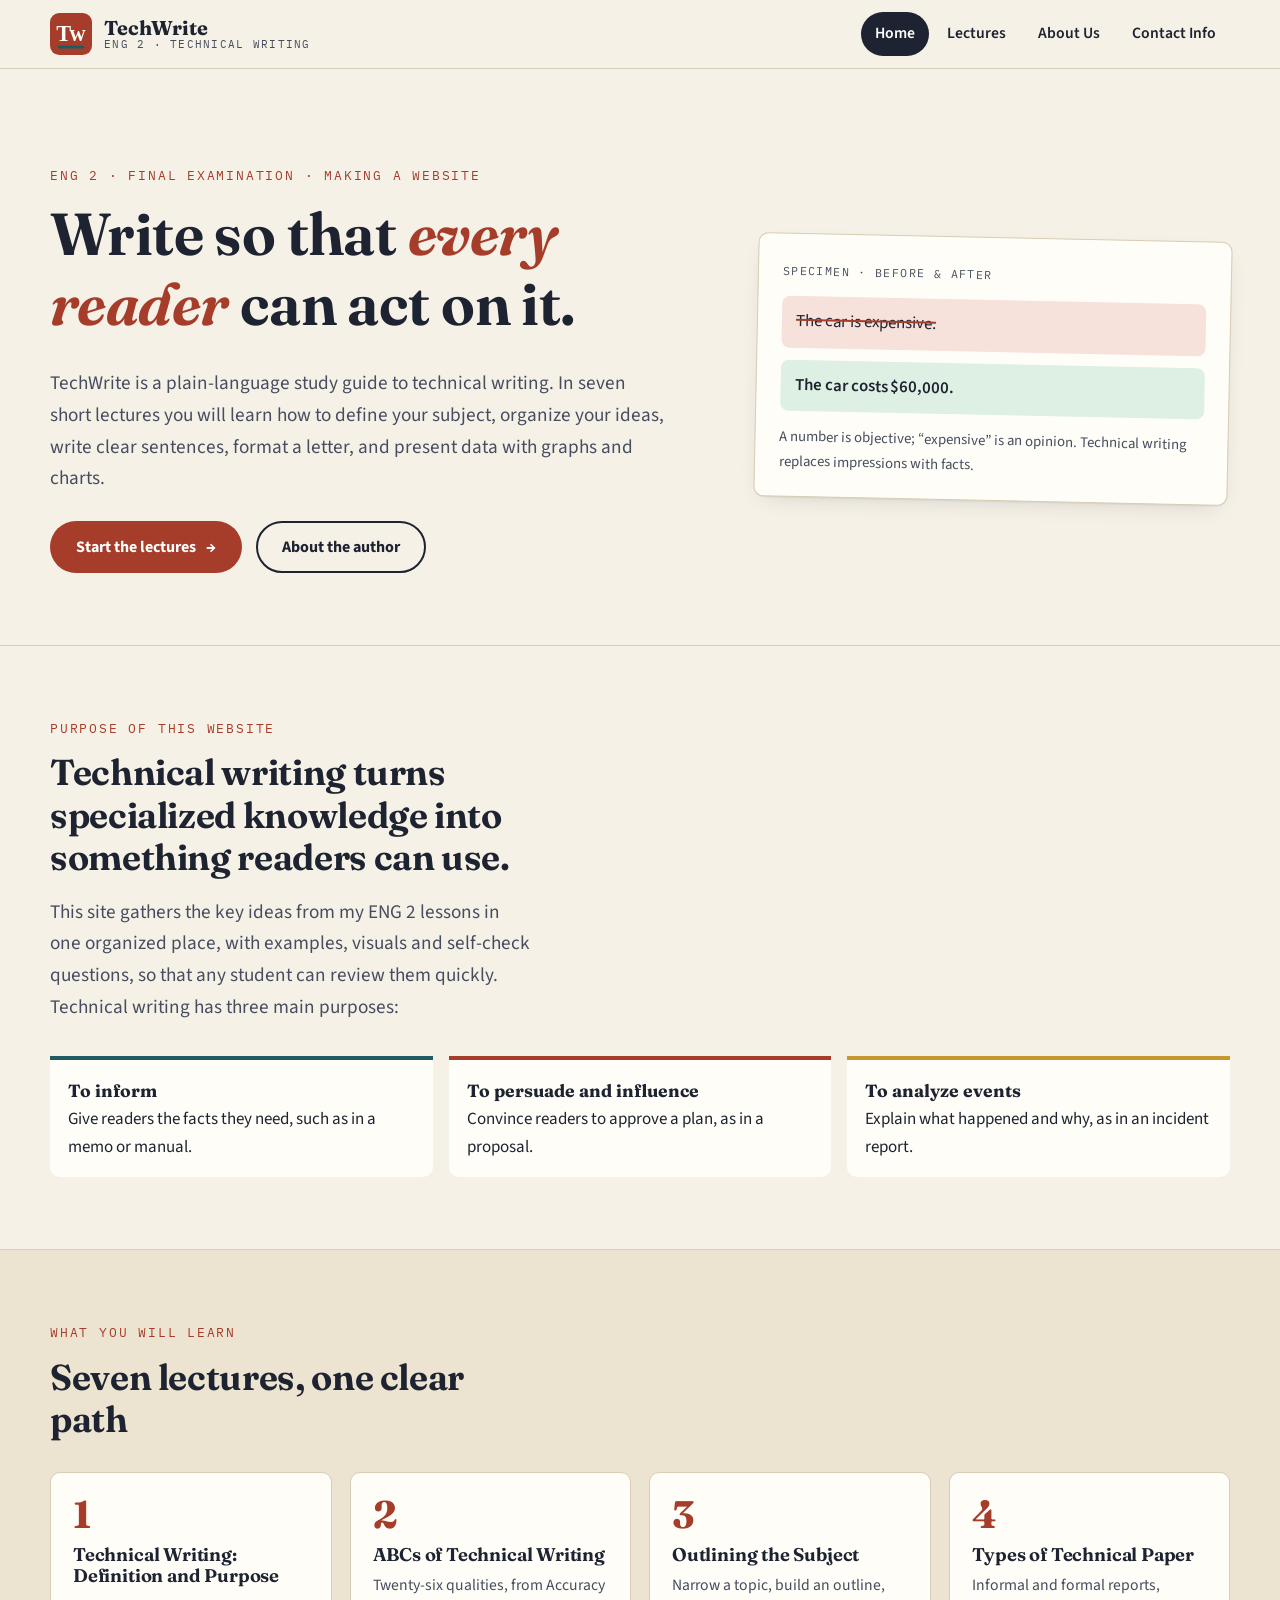
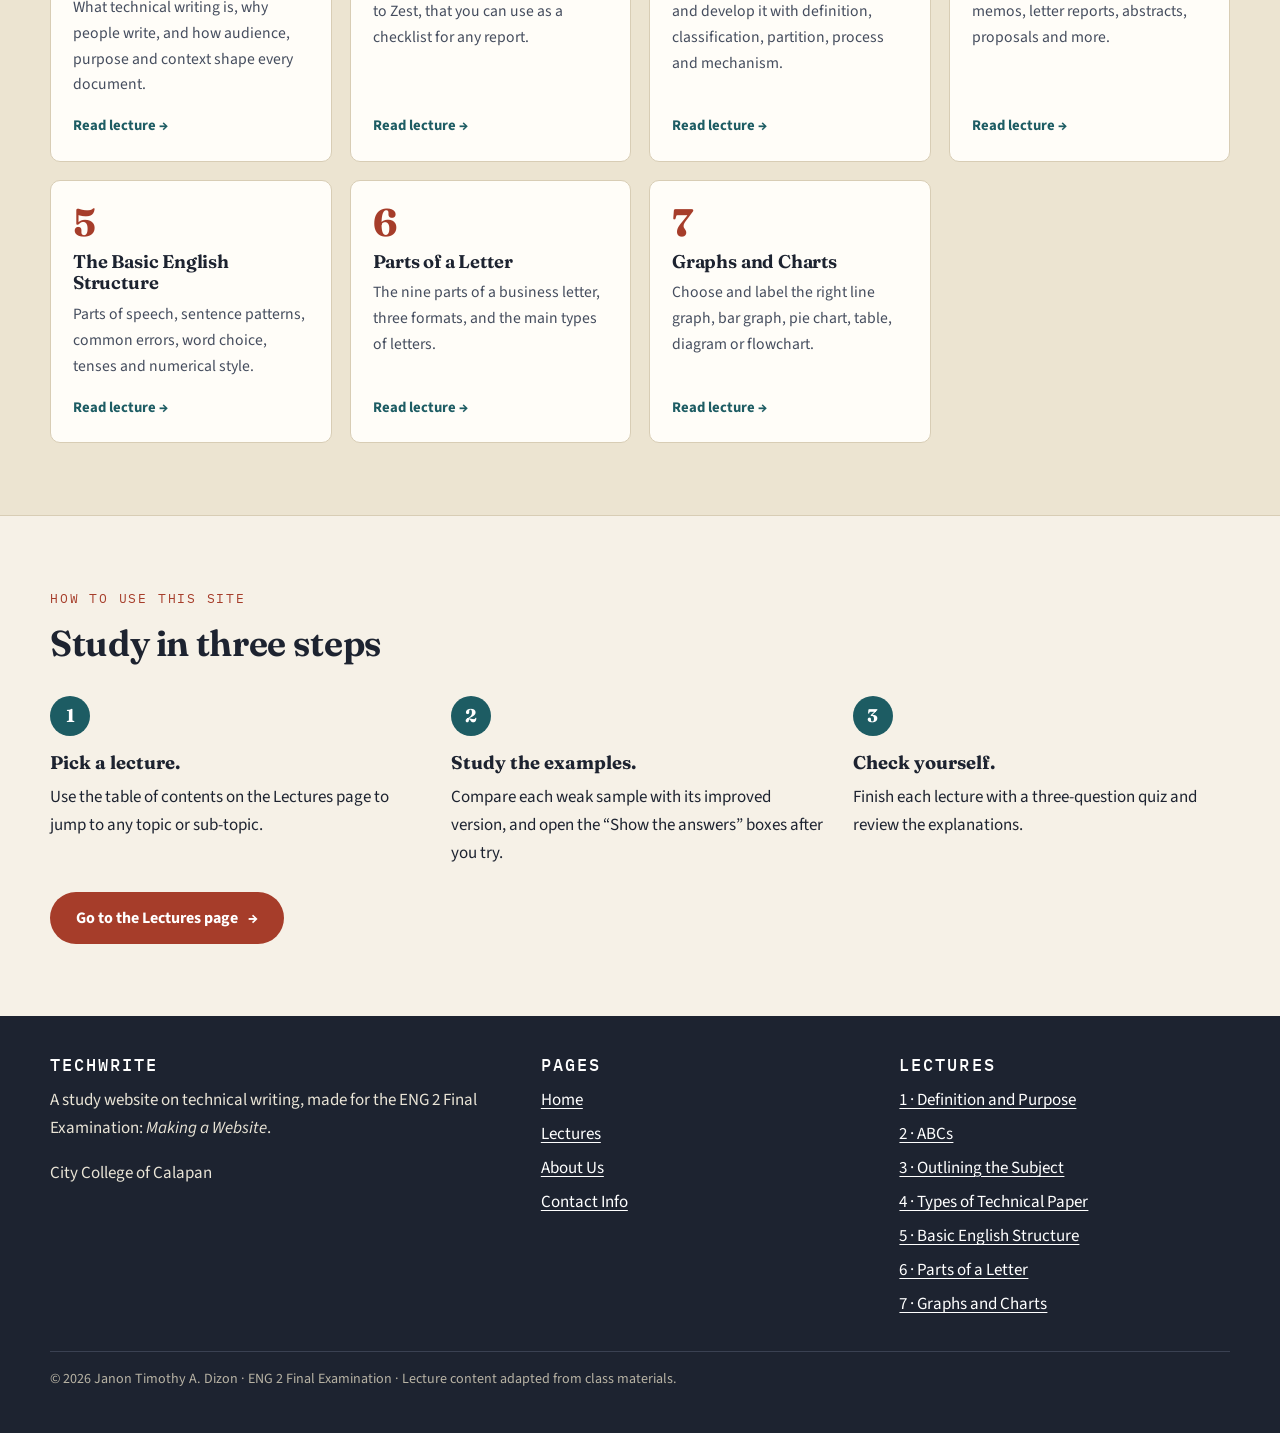
<file: index.html>
<!DOCTYPE html>
<html lang="en">
<head>
<meta charset="utf-8">
<meta name="viewport" content="width=device-width, initial-scale=1">
<title>TechWrite — Technical Writing Study Website</title>
<meta name="description" content="A plain-language study guide to technical writing for ENG 2 at City College of Calapan.">
<meta name="theme-color" content="#a63d2a">
<link rel="icon" type="image/svg+xml" href="assets/logo.svg">
<link rel="preconnect" href="https://fonts.googleapis.com">
<link rel="preconnect" href="https://fonts.gstatic.com" crossorigin>
<link href="https://fonts.googleapis.com/css2?family=Fraunces:ital,opsz,wght@0,9..144,600;0,9..144,700;0,9..144,800;1,9..144,600&family=IBM+Plex+Mono:wght@400;500;600&family=Source+Sans+3:ital,wght@0,400;0,600;0,700;1,400&family=Source+Serif+4:wght@400;600&display=swap" rel="stylesheet">
<link rel="stylesheet" href="css/style.css">
</head>
<body id="top" class="">
<a class="skip-link" href="#main">Skip to main content</a>
<header class="site-header">
  <div class="container">
    <a class="brand" href="index.html" aria-label="TechWrite home">
      <img src="assets/logo.svg" alt="" width="42" height="42">
      <span class="brand-text"><span class="brand-name">TechWrite</span><span class="brand-sub">ENG 2 · Technical Writing</span></span>
    </a>
    <button class="nav-toggle" type="button" aria-expanded="false" aria-controls="site-nav" aria-label="Toggle navigation menu"><span></span></button>
    <nav class="nav" id="site-nav" aria-label="Main navigation"><ul><li><a href="index.html" aria-current="page">Home</a></li><li><a href="lectures.html">Lectures</a></li><li><a href="about.html">About Us</a></li><li><a href="contact.html">Contact Info</a></li></ul></nav>
  </div>
</header>
<main id="main">

<section class="hero">
  <div class="container hero-grid">
    <div>
      <span class="eyebrow">ENG 2 · Final Examination · Making a Website</span>
      <h1>Write so that <em>every reader</em> can act on it.</h1>
      <p class="lede">TechWrite is a plain-language study guide to technical writing. In seven short lectures you will learn how to define your subject, organize your ideas, write clear sentences, format a letter, and present data with graphs and charts.</p>
      <div class="btn-row">
        <a class="btn btn-primary" href="lectures.html">Start the lectures <span aria-hidden="true">→</span></a>
        <a class="btn btn-ghost" href="about.html">About the author</a>
      </div>
    </div>
    <aside class="specimen" aria-label="Example of editing a sentence">
      <span class="specimen-tag">Specimen · Before &amp; after</span>
      <p class="line before"><s>The car is expensive.</s></p>
      <p class="line after">The car costs $60,000.</p>
      <p class="why">A number is objective; “expensive” is an opinion. Technical writing replaces impressions with facts.</p>
    </aside>
  </div>
</section>

<section class="section" aria-labelledby="h-purpose">
  <div class="container">
    <div class="section-title">
      <span class="eyebrow">Purpose of this website</span>
      <h2 id="h-purpose">Technical writing turns specialized knowledge into something readers can use.</h2>
      <p class="lede">This site gathers the key ideas from my ENG 2 lessons in one organized place, with examples, visuals and self-check questions, so that any student can review them quickly. Technical writing has three main purposes:</p>
    </div>
    <div class="pillars">
      <div class="pillar"><strong>To inform</strong>Give readers the facts they need, such as in a memo or manual.</div>
      <div class="pillar"><strong>To persuade and influence</strong>Convince readers to approve a plan, as in a proposal.</div>
      <div class="pillar"><strong>To analyze events</strong>Explain what happened and why, as in an incident report.</div>
    </div>
  </div>
</section>

<section class="section alt" aria-labelledby="h-lectures">
  <div class="container">
    <div class="section-title">
      <span class="eyebrow">What you will learn</span>
      <h2 id="h-lectures">Seven lectures, one clear path</h2>
    </div>
    <div class="card-grid"><a class="card" href="lectures.html#lecture-1"><span class="num">1</span><h3>Technical Writing: Definition and Purpose</h3><p>What technical writing is, why people write, and how audience, purpose and context shape every document.</p><span class="go">Read lecture →</span></a><a class="card" href="lectures.html#lecture-2"><span class="num">2</span><h3>ABCs of Technical Writing</h3><p>Twenty-six qualities, from Accuracy to Zest, that you can use as a checklist for any report.</p><span class="go">Read lecture →</span></a><a class="card" href="lectures.html#lecture-3"><span class="num">3</span><h3>Outlining the Subject</h3><p>Narrow a topic, build an outline, and develop it with definition, classification, partition, process and mechanism.</p><span class="go">Read lecture →</span></a><a class="card" href="lectures.html#lecture-4"><span class="num">4</span><h3>Types of Technical Paper</h3><p>Informal and formal reports, memos, letter reports, abstracts, proposals and more.</p><span class="go">Read lecture →</span></a><a class="card" href="lectures.html#lecture-5"><span class="num">5</span><h3>The Basic English Structure</h3><p>Parts of speech, sentence patterns, common errors, word choice, tenses and numerical style.</p><span class="go">Read lecture →</span></a><a class="card" href="lectures.html#lecture-6"><span class="num">6</span><h3>Parts of a Letter</h3><p>The nine parts of a business letter, three formats, and the main types of letters.</p><span class="go">Read lecture →</span></a><a class="card" href="lectures.html#lecture-7"><span class="num">7</span><h3>Graphs and Charts</h3><p>Choose and label the right line graph, bar graph, pie chart, table, diagram or flowchart.</p><span class="go">Read lecture →</span></a></div>
  </div>
</section>

<section class="section" aria-labelledby="h-how">
  <div class="container">
    <div class="section-title"><span class="eyebrow">How to use this site</span><h2 id="h-how">Study in three steps</h2></div>
    <ol class="steps">
      <li><strong>Pick a lecture.</strong>Use the table of contents on the Lectures page to jump to any topic or sub-topic.</li>
      <li><strong>Study the examples.</strong>Compare each weak sample with its improved version, and open the “Show the answers” boxes after you try.</li>
      <li><strong>Check yourself.</strong>Finish each lecture with a three-question quiz and review the explanations.</li>
    </ol>
    <div class="btn-row"><a class="btn btn-primary" href="lectures.html">Go to the Lectures page <span aria-hidden="true">→</span></a></div>
  </div>
</section>

</main>
<footer class="site-footer">
  <div class="container">
    <div class="footer-grid">
      <div>
        <h2>TechWrite</h2>
        <p>A study website on technical writing, made for the ENG 2 Final Examination: <em>Making a Website</em>.</p>
        <p><span data-fill="institution">City College of Calapan</span></p>
      </div>
      <div>
        <h2>Pages</h2>
        <ul><li><a href="index.html">Home</a></li><li><a href="lectures.html">Lectures</a></li><li><a href="about.html">About Us</a></li><li><a href="contact.html">Contact Info</a></li></ul>
      </div>
      <div>
        <h2>Lectures</h2>
        <ul>
          <li><a href="lectures.html#lecture-1">1 · Definition and Purpose</a></li>
          <li><a href="lectures.html#lecture-2">2 · ABCs</a></li>
          <li><a href="lectures.html#lecture-3">3 · Outlining the Subject</a></li>
          <li><a href="lectures.html#lecture-4">4 · Types of Technical Paper</a></li>
          <li><a href="lectures.html#lecture-5">5 · Basic English Structure</a></li>
          <li><a href="lectures.html#lecture-6">6 · Parts of a Letter</a></li>
          <li><a href="lectures.html#lecture-7">7 · Graphs and Charts</a></li>
        </ul>
      </div>
    </div>
    <p class="fine">© <span id="year">2026</span> <span data-fill="studentName" class="ph">[Your Full Name]</span> · ENG 2 Final Examination · Lecture content adapted from class materials.</p>
  </div>
</footer>
<button class="to-top" type="button" aria-label="Back to top">↑</button>
<script src="js/config.js"></script>
<script src="js/main.js"></script>
</body>
</html>
</file>
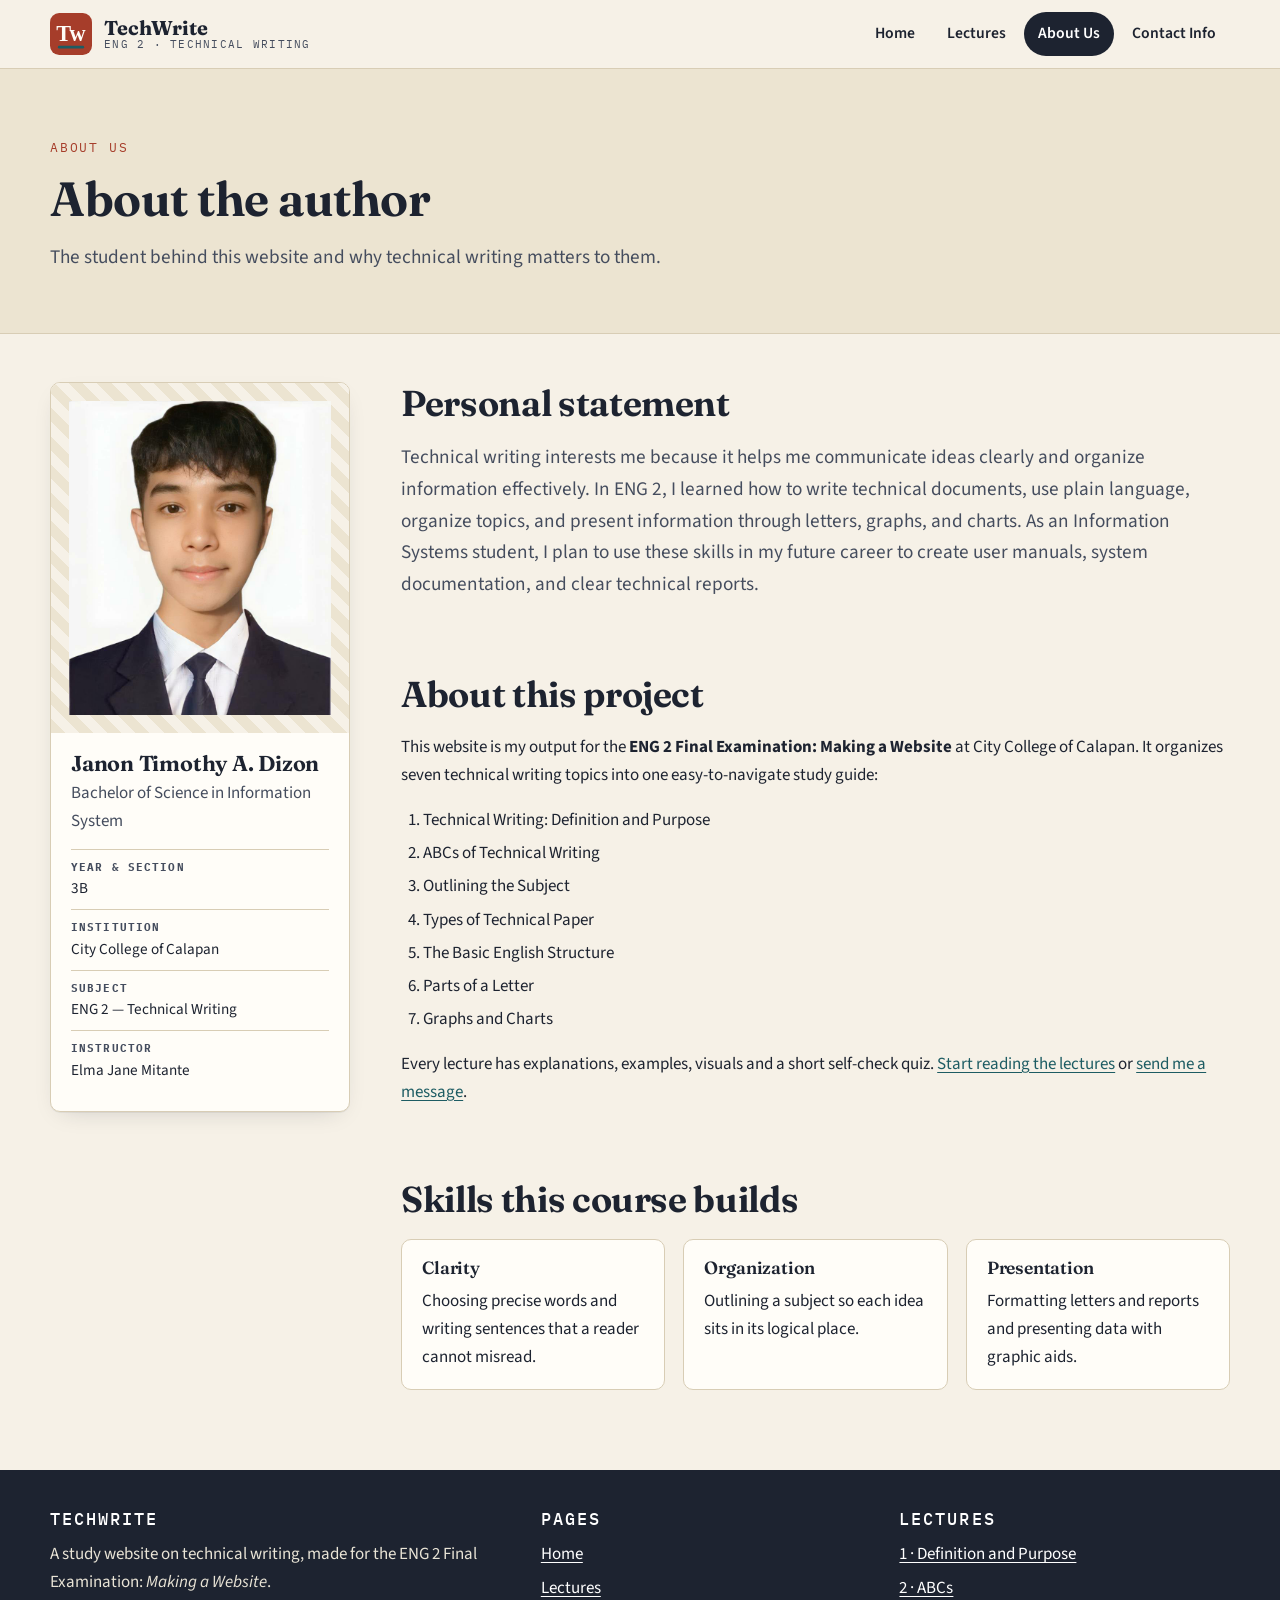
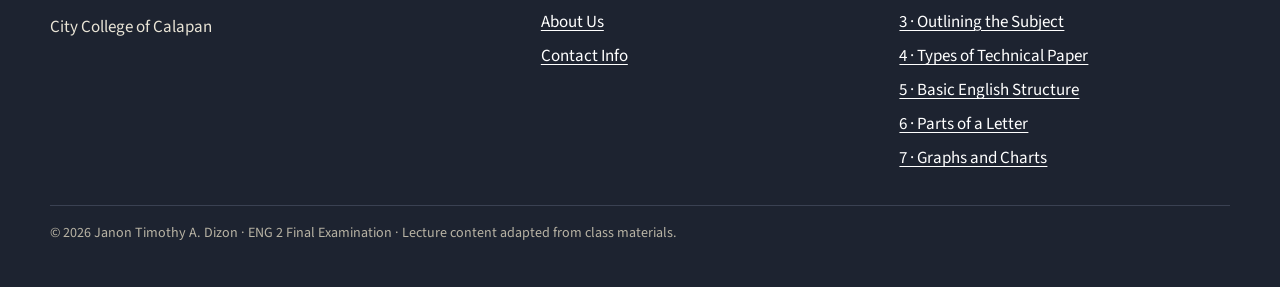
<file: about.html>
<!DOCTYPE html>
<html lang="en">
<head>
<meta charset="utf-8">
<meta name="viewport" content="width=device-width, initial-scale=1">
<title>About Us — TechWrite</title>
<meta name="description" content="About the student who created the TechWrite technical writing website.">
<meta name="theme-color" content="#a63d2a">
<link rel="icon" type="image/svg+xml" href="assets/logo.svg">
<link rel="preconnect" href="https://fonts.googleapis.com">
<link rel="preconnect" href="https://fonts.gstatic.com" crossorigin>
<link href="https://fonts.googleapis.com/css2?family=Fraunces:ital,opsz,wght@0,9..144,600;0,9..144,700;0,9..144,800;1,9..144,600&family=IBM+Plex+Mono:wght@400;500;600&family=Source+Sans+3:ital,wght@0,400;0,600;0,700;1,400&family=Source+Serif+4:wght@400;600&display=swap" rel="stylesheet">
<link rel="stylesheet" href="css/style.css">
</head>
<body id="top" class="">
<a class="skip-link" href="#main">Skip to main content</a>
<header class="site-header">
  <div class="container">
    <a class="brand" href="index.html" aria-label="TechWrite home">
      <img src="assets/logo.svg" alt="" width="42" height="42">
      <span class="brand-text"><span class="brand-name">TechWrite</span><span class="brand-sub">ENG 2 · Technical Writing</span></span>
    </a>
    <button class="nav-toggle" type="button" aria-expanded="false" aria-controls="site-nav" aria-label="Toggle navigation menu"><span></span></button>
    <nav class="nav" id="site-nav" aria-label="Main navigation"><ul><li><a href="index.html">Home</a></li><li><a href="lectures.html">Lectures</a></li><li><a href="about.html" aria-current="page">About Us</a></li><li><a href="contact.html">Contact Info</a></li></ul></nav>
  </div>
</header>
<main id="main">

<div class="page-head">
  <div class="container">
    <span class="eyebrow">About Us</span>
    <h1>About the author</h1>
    <p class="lede">The student behind this website and why technical writing matters to them.</p>
  </div>
</div>
<div class="container about-grid">
  <aside class="id-card" aria-label="Student profile">
    <div class="photo">
      <img id="profile-photo" src="assets/profile-placeholder.svg" alt="Student photo placeholder">
    </div>
    <div class="body">
      <h2><span data-fill="studentName" class="ph">[Your Full Name]</span></h2>
      <p class="muted" style="margin:0"><span data-fill="course" class="ph">[Your Course / Program, e.g., BS Information Technology]</span></p>
      <ul class="facts">
        <li><b>Year &amp; section</b><span data-fill="yearSection" class="ph">[Year &amp; Section]</span></li>
        <li><b>Institution</b><span data-fill="institution">City College of Calapan</span></li>
        <li><b>Subject</b><span data-fill="subject">ENG 2 — Technical Writing</span></li>
        <li><b>Instructor</b><span data-fill="instructor" class="ph">[Instructor’s Name]</span></li>
      </ul>
    </div>
  </aside>
  <div>
    <h2>Personal statement</h2>
    <p class="lede" style="max-width:none"><span data-fill="statement" class="ph">[Write 2–4 sentences about why technical writing interests you, what you learned in ENG 2, and how you plan to use it in your future career.]</span></p>

    <h2 style="margin-top:2em">About this project</h2>
    <p>This website is my output for the <strong>ENG 2 Final Examination: Making a Website</strong> at <span data-fill="institution">City College of Calapan</span>. It organizes seven technical writing topics into one easy-to-navigate study guide:</p>
    <ol>
      <li>Technical Writing: Definition and Purpose</li>
      <li>ABCs of Technical Writing</li>
      <li>Outlining the Subject</li>
      <li>Types of Technical Paper</li>
      <li>The Basic English Structure</li>
      <li>Parts of a Letter</li>
      <li>Graphs and Charts</li>
    </ol>
    <p>Every lecture has explanations, examples, visuals and a short self-check quiz. <a href="lectures.html">Start reading the lectures</a> or <a href="contact.html">send me a message</a>.</p>

    <h2 style="margin-top:2em">Skills this course builds</h2>
    <div class="cols-3">
      <div class="box"><h4>Clarity</h4><p>Choosing precise words and writing sentences that a reader cannot misread.</p></div>
      <div class="box"><h4>Organization</h4><p>Outlining a subject so each idea sits in its logical place.</p></div>
      <div class="box"><h4>Presentation</h4><p>Formatting letters and reports and presenting data with graphic aids.</p></div>
    </div>

    
  </div>
</div>

</main>
<footer class="site-footer">
  <div class="container">
    <div class="footer-grid">
      <div>
        <h2>TechWrite</h2>
        <p>A study website on technical writing, made for the ENG 2 Final Examination: <em>Making a Website</em>.</p>
        <p><span data-fill="institution">City College of Calapan</span></p>
      </div>
      <div>
        <h2>Pages</h2>
        <ul><li><a href="index.html">Home</a></li><li><a href="lectures.html">Lectures</a></li><li><a href="about.html">About Us</a></li><li><a href="contact.html">Contact Info</a></li></ul>
      </div>
      <div>
        <h2>Lectures</h2>
        <ul>
          <li><a href="lectures.html#lecture-1">1 · Definition and Purpose</a></li>
          <li><a href="lectures.html#lecture-2">2 · ABCs</a></li>
          <li><a href="lectures.html#lecture-3">3 · Outlining the Subject</a></li>
          <li><a href="lectures.html#lecture-4">4 · Types of Technical Paper</a></li>
          <li><a href="lectures.html#lecture-5">5 · Basic English Structure</a></li>
          <li><a href="lectures.html#lecture-6">6 · Parts of a Letter</a></li>
          <li><a href="lectures.html#lecture-7">7 · Graphs and Charts</a></li>
        </ul>
      </div>
    </div>
    <p class="fine">© <span id="year">2026</span> <span data-fill="studentName" class="ph">[Your Full Name]</span> · ENG 2 Final Examination · Lecture content adapted from class materials.</p>
  </div>
</footer>
<button class="to-top" type="button" aria-label="Back to top">↑</button>
<script src="js/config.js"></script>
<script src="js/main.js"></script>
</body>
</html>
</file>
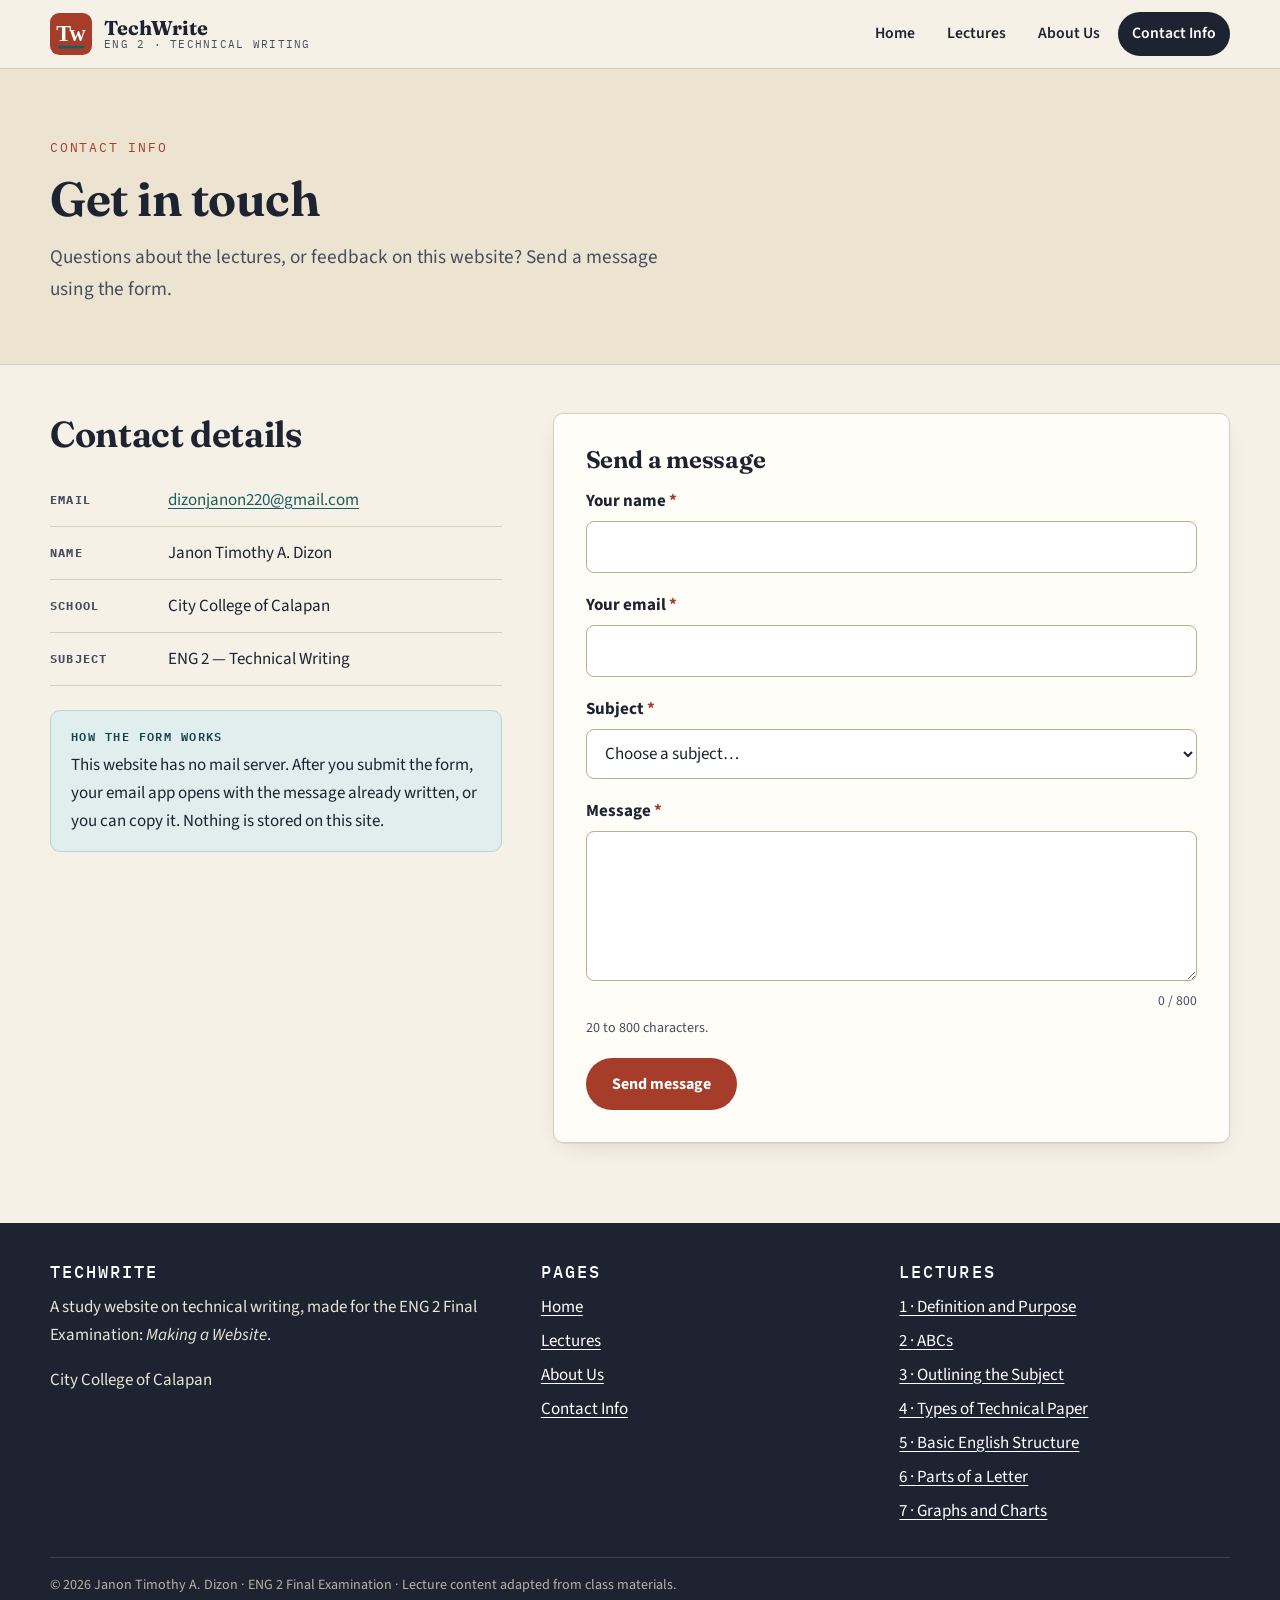
<file: contact.html>
<!DOCTYPE html>
<html lang="en">
<head>
<meta charset="utf-8">
<meta name="viewport" content="width=device-width, initial-scale=1">
<title>Contact Info — TechWrite</title>
<meta name="description" content="Contact the author of the TechWrite website.">
<meta name="theme-color" content="#a63d2a">
<link rel="icon" type="image/svg+xml" href="assets/logo.svg">
<link rel="preconnect" href="https://fonts.googleapis.com">
<link rel="preconnect" href="https://fonts.gstatic.com" crossorigin>
<link href="https://fonts.googleapis.com/css2?family=Fraunces:ital,opsz,wght@0,9..144,600;0,9..144,700;0,9..144,800;1,9..144,600&family=IBM+Plex+Mono:wght@400;500;600&family=Source+Sans+3:ital,wght@0,400;0,600;0,700;1,400&family=Source+Serif+4:wght@400;600&display=swap" rel="stylesheet">
<link rel="stylesheet" href="css/style.css">
</head>
<body id="top" class="">
<a class="skip-link" href="#main">Skip to main content</a>
<header class="site-header">
  <div class="container">
    <a class="brand" href="index.html" aria-label="TechWrite home">
      <img src="assets/logo.svg" alt="" width="42" height="42">
      <span class="brand-text"><span class="brand-name">TechWrite</span><span class="brand-sub">ENG 2 · Technical Writing</span></span>
    </a>
    <button class="nav-toggle" type="button" aria-expanded="false" aria-controls="site-nav" aria-label="Toggle navigation menu"><span></span></button>
    <nav class="nav" id="site-nav" aria-label="Main navigation"><ul><li><a href="index.html">Home</a></li><li><a href="lectures.html">Lectures</a></li><li><a href="about.html">About Us</a></li><li><a href="contact.html" aria-current="page">Contact Info</a></li></ul></nav>
  </div>
</header>
<main id="main">

<div class="page-head">
  <div class="container">
    <span class="eyebrow">Contact Info</span>
    <h1>Get in touch</h1>
    <p class="lede">Questions about the lectures, or feedback on this website? Send a message using the form.</p>
  </div>
</div>
<div class="container form-layout">
  <section aria-labelledby="h-info">
    <h2 id="h-info">Contact details</h2>
    <ul class="info-list">
      <li><b>Email</b><span><a data-fill-mailto href="#"><span data-fill="email" class="ph">[your.email@example.com]</span></a></span></li>
      <li><b>Name</b><span data-fill="studentName" class="ph">[Your Full Name]</span></li>
      <li><b>School</b><span data-fill="institution">City College of Calapan</span></li>
      <li><b>Subject</b><span data-fill="subject">ENG 2 — Technical Writing</span></li>
    </ul>
    <div class="callout key">
      <span class="label">How the form works</span>
      <p>This website has no mail server. After you submit the form, your email app opens with the message already written, or you can copy it. Nothing is stored on this site.</p>
    </div>
  </section>

  <section class="form-card" aria-labelledby="h-form">
    <h2 id="h-form" style="font-size:1.5rem">Send a message</h2>
    <form id="contact-form" novalidate>
      <div class="field">
        <label for="name">Your name <span class="req" aria-hidden="true">*</span></label>
        <input id="name" name="name" type="text" autocomplete="name" required aria-describedby="err-name">
        <p class="err" id="err-name" role="alert"></p>
      </div>
      <div class="field">
        <label for="email">Your email <span class="req" aria-hidden="true">*</span></label>
        <input id="email" name="email" type="email" autocomplete="email" required aria-describedby="err-email">
        <p class="err" id="err-email" role="alert"></p>
      </div>
      <div class="field">
        <label for="subject">Subject <span class="req" aria-hidden="true">*</span></label>
        <select id="subject" name="subject" required aria-describedby="err-subject">
          <option value="">Choose a subject…</option>
          <option>Question about a lecture</option>
          <option>Feedback on the website</option>
          <option>Report an error</option>
          <option>Other</option>
        </select>
        <p class="err" id="err-subject" role="alert"></p>
      </div>
      <div class="field">
        <label for="message">Message <span class="req" aria-hidden="true">*</span></label>
        <textarea id="message" name="message" required aria-describedby="err-message hint-message"></textarea>
        <div class="counter" id="msg-count" aria-hidden="true">0 / 800</div>
        <p class="hint" id="hint-message">20 to 800 characters.</p>
        <p class="err" id="err-message" role="alert"></p>
      </div>
      <div class="honey" aria-hidden="true"><label for="website">Leave this field empty</label><input id="website" name="website" tabindex="-1" autocomplete="off"></div>
      <button class="btn btn-primary" type="submit">Send message</button>
    </form>
    <div id="form-status" class="form-status" role="status" tabindex="-1"></div>
  </section>
</div>

</main>
<footer class="site-footer">
  <div class="container">
    <div class="footer-grid">
      <div>
        <h2>TechWrite</h2>
        <p>A study website on technical writing, made for the ENG 2 Final Examination: <em>Making a Website</em>.</p>
        <p><span data-fill="institution">City College of Calapan</span></p>
      </div>
      <div>
        <h2>Pages</h2>
        <ul><li><a href="index.html">Home</a></li><li><a href="lectures.html">Lectures</a></li><li><a href="about.html">About Us</a></li><li><a href="contact.html">Contact Info</a></li></ul>
      </div>
      <div>
        <h2>Lectures</h2>
        <ul>
          <li><a href="lectures.html#lecture-1">1 · Definition and Purpose</a></li>
          <li><a href="lectures.html#lecture-2">2 · ABCs</a></li>
          <li><a href="lectures.html#lecture-3">3 · Outlining the Subject</a></li>
          <li><a href="lectures.html#lecture-4">4 · Types of Technical Paper</a></li>
          <li><a href="lectures.html#lecture-5">5 · Basic English Structure</a></li>
          <li><a href="lectures.html#lecture-6">6 · Parts of a Letter</a></li>
          <li><a href="lectures.html#lecture-7">7 · Graphs and Charts</a></li>
        </ul>
      </div>
    </div>
    <p class="fine">© <span id="year">2026</span> <span data-fill="studentName" class="ph">[Your Full Name]</span> · ENG 2 Final Examination · Lecture content adapted from class materials.</p>
  </div>
</footer>
<button class="to-top" type="button" aria-label="Back to top">↑</button>
<script src="js/config.js"></script>
<script src="js/main.js"></script>
</body>
</html>
</file>
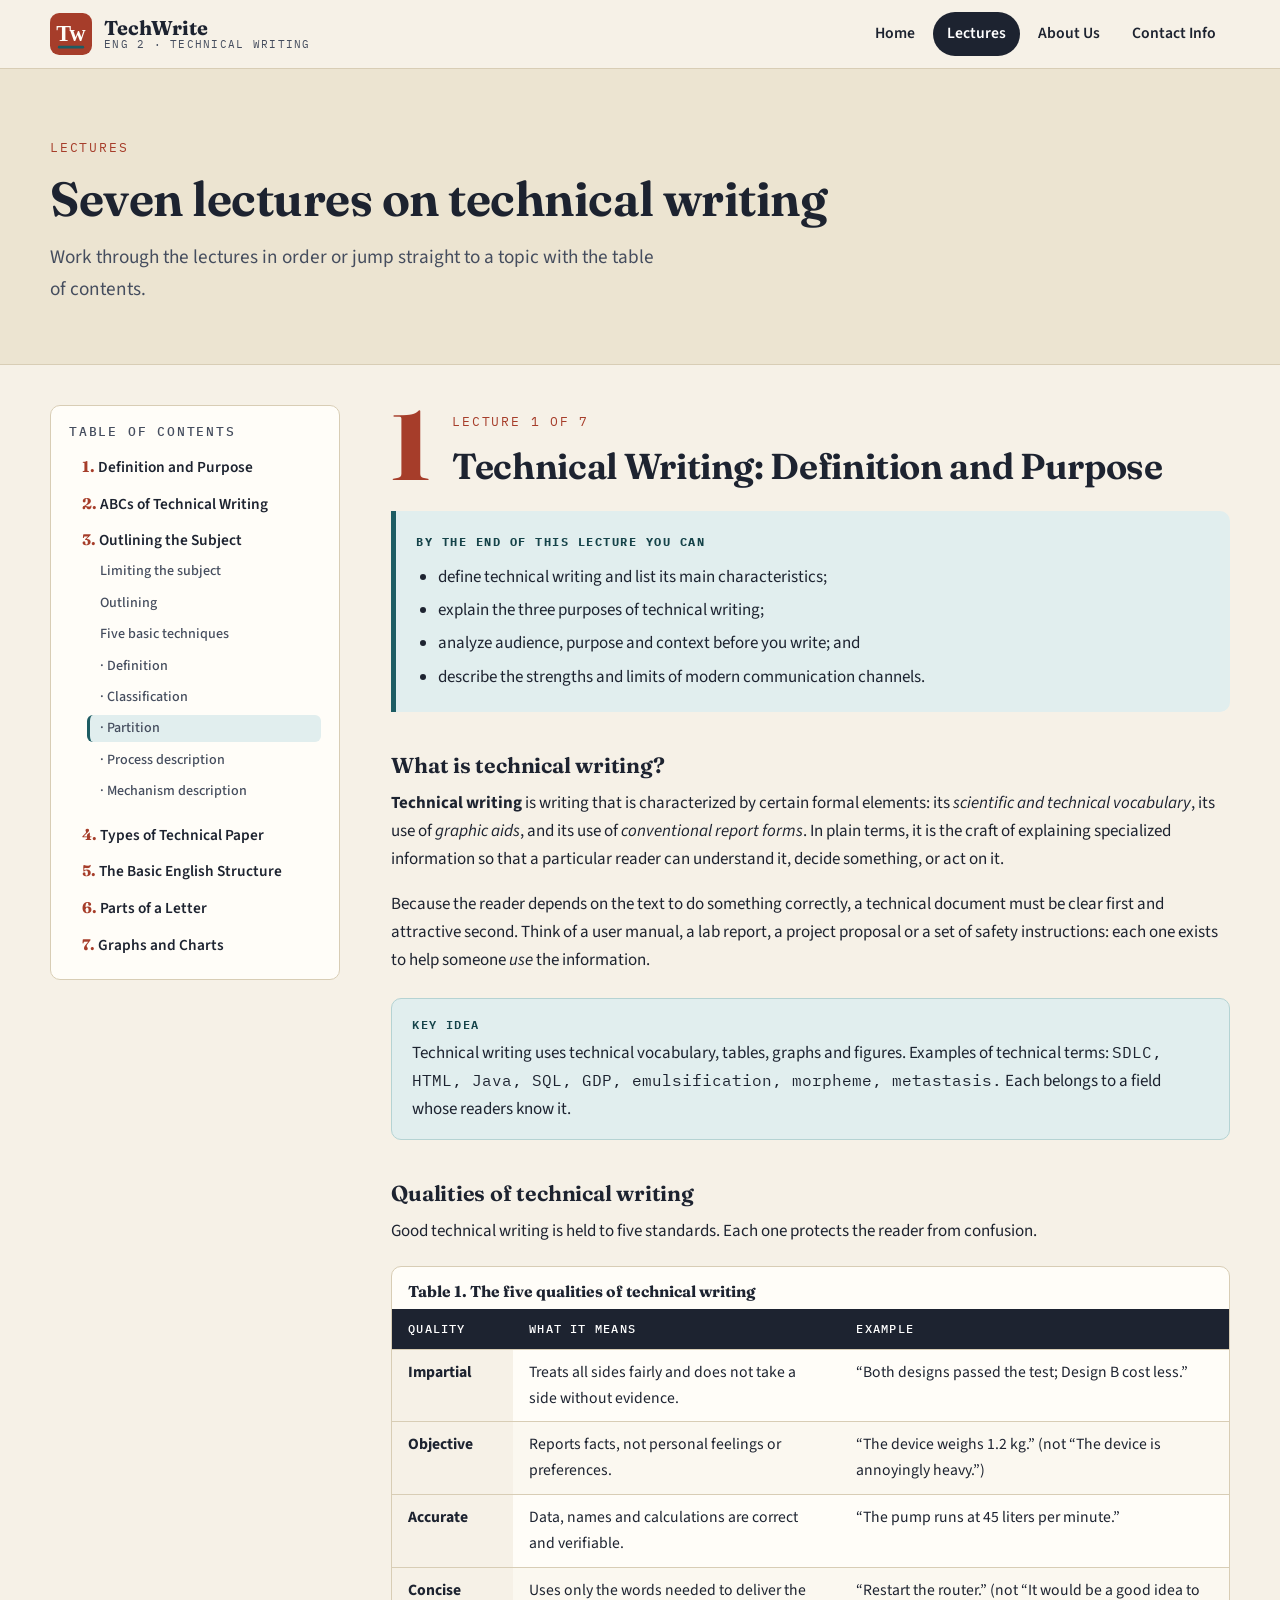
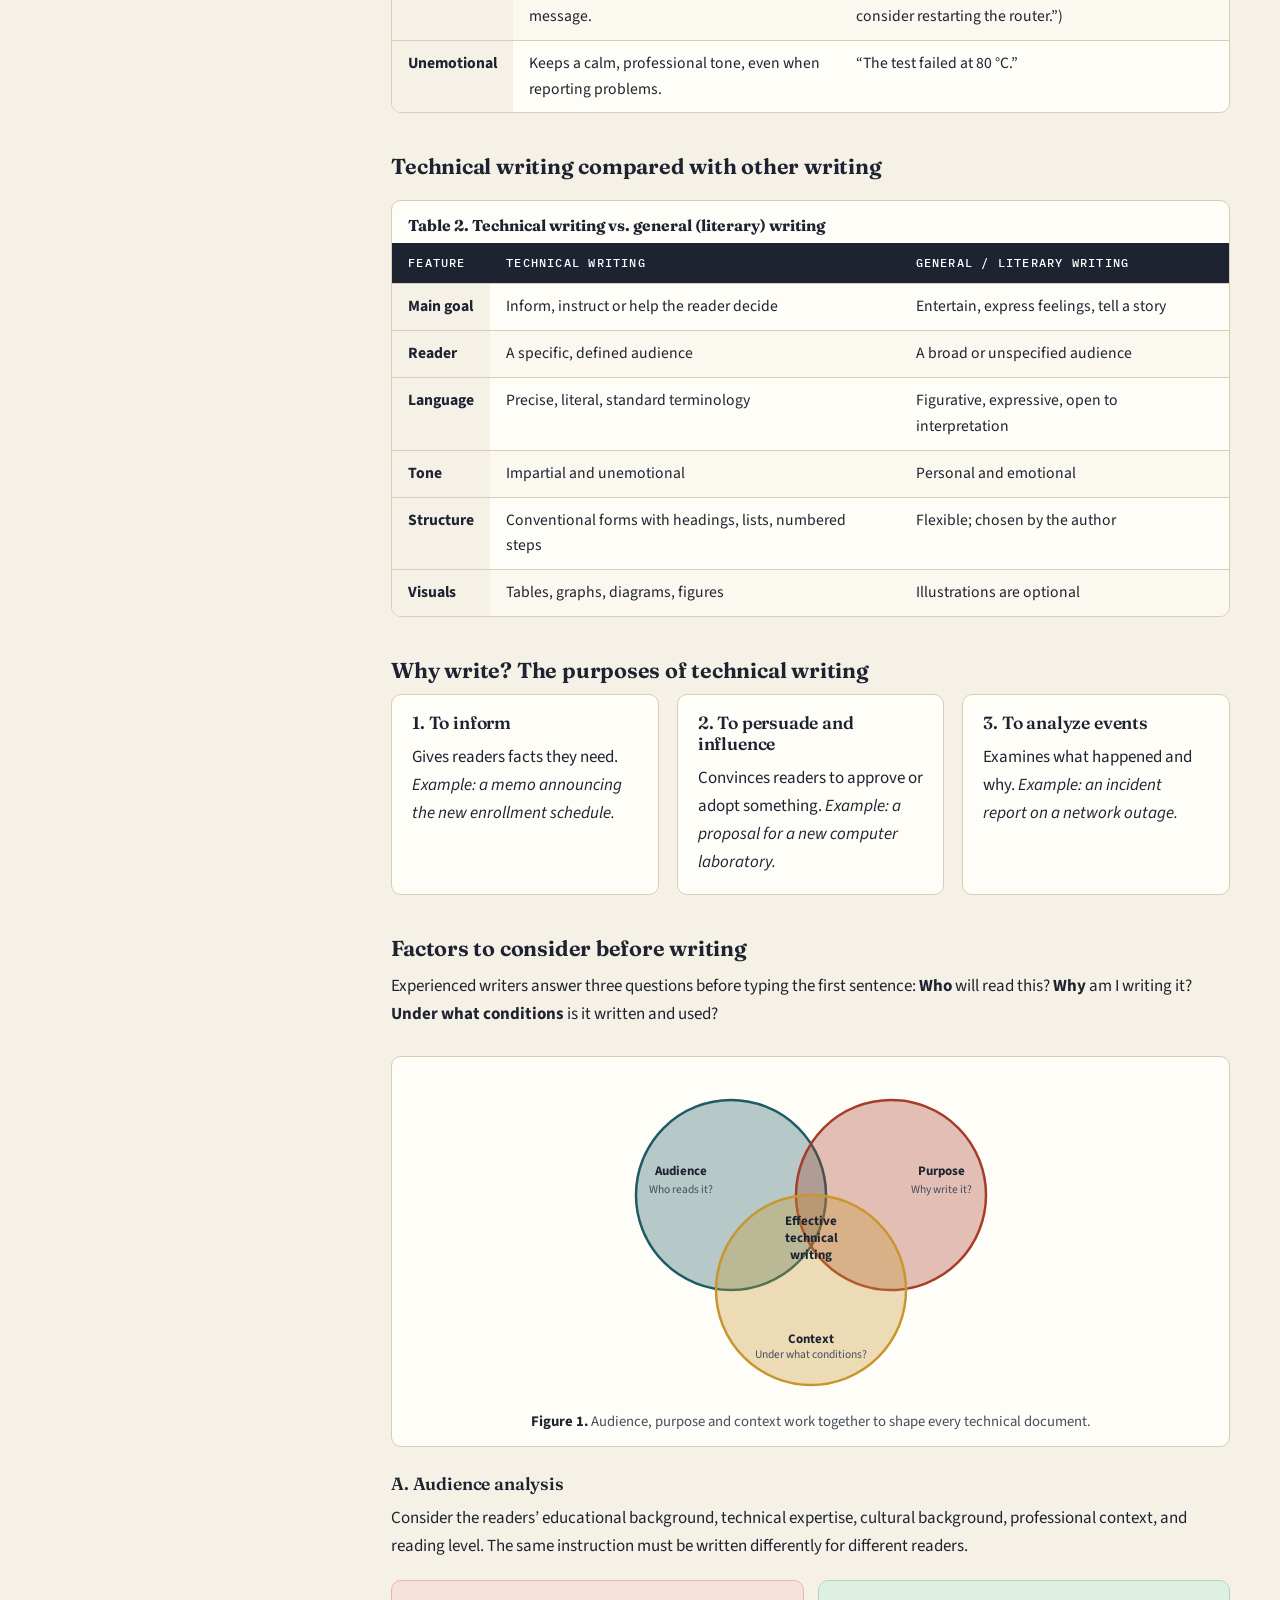
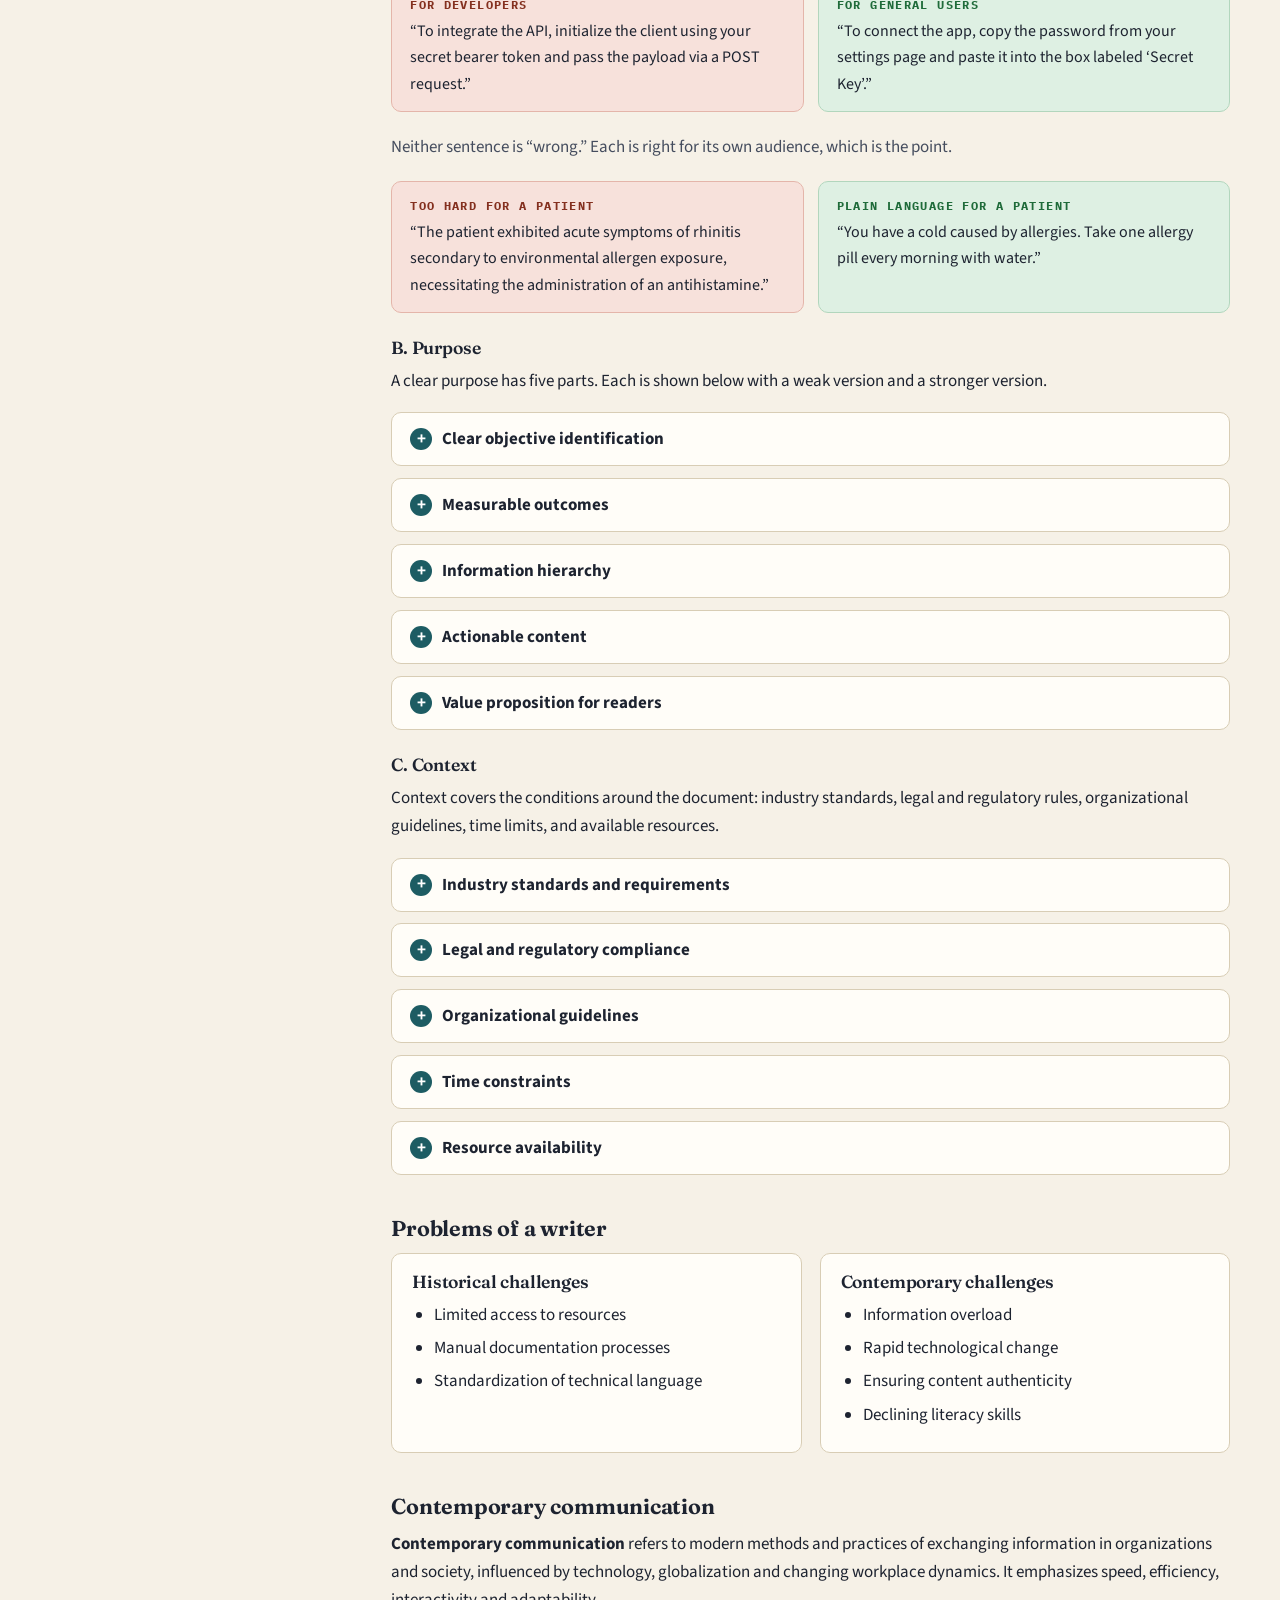
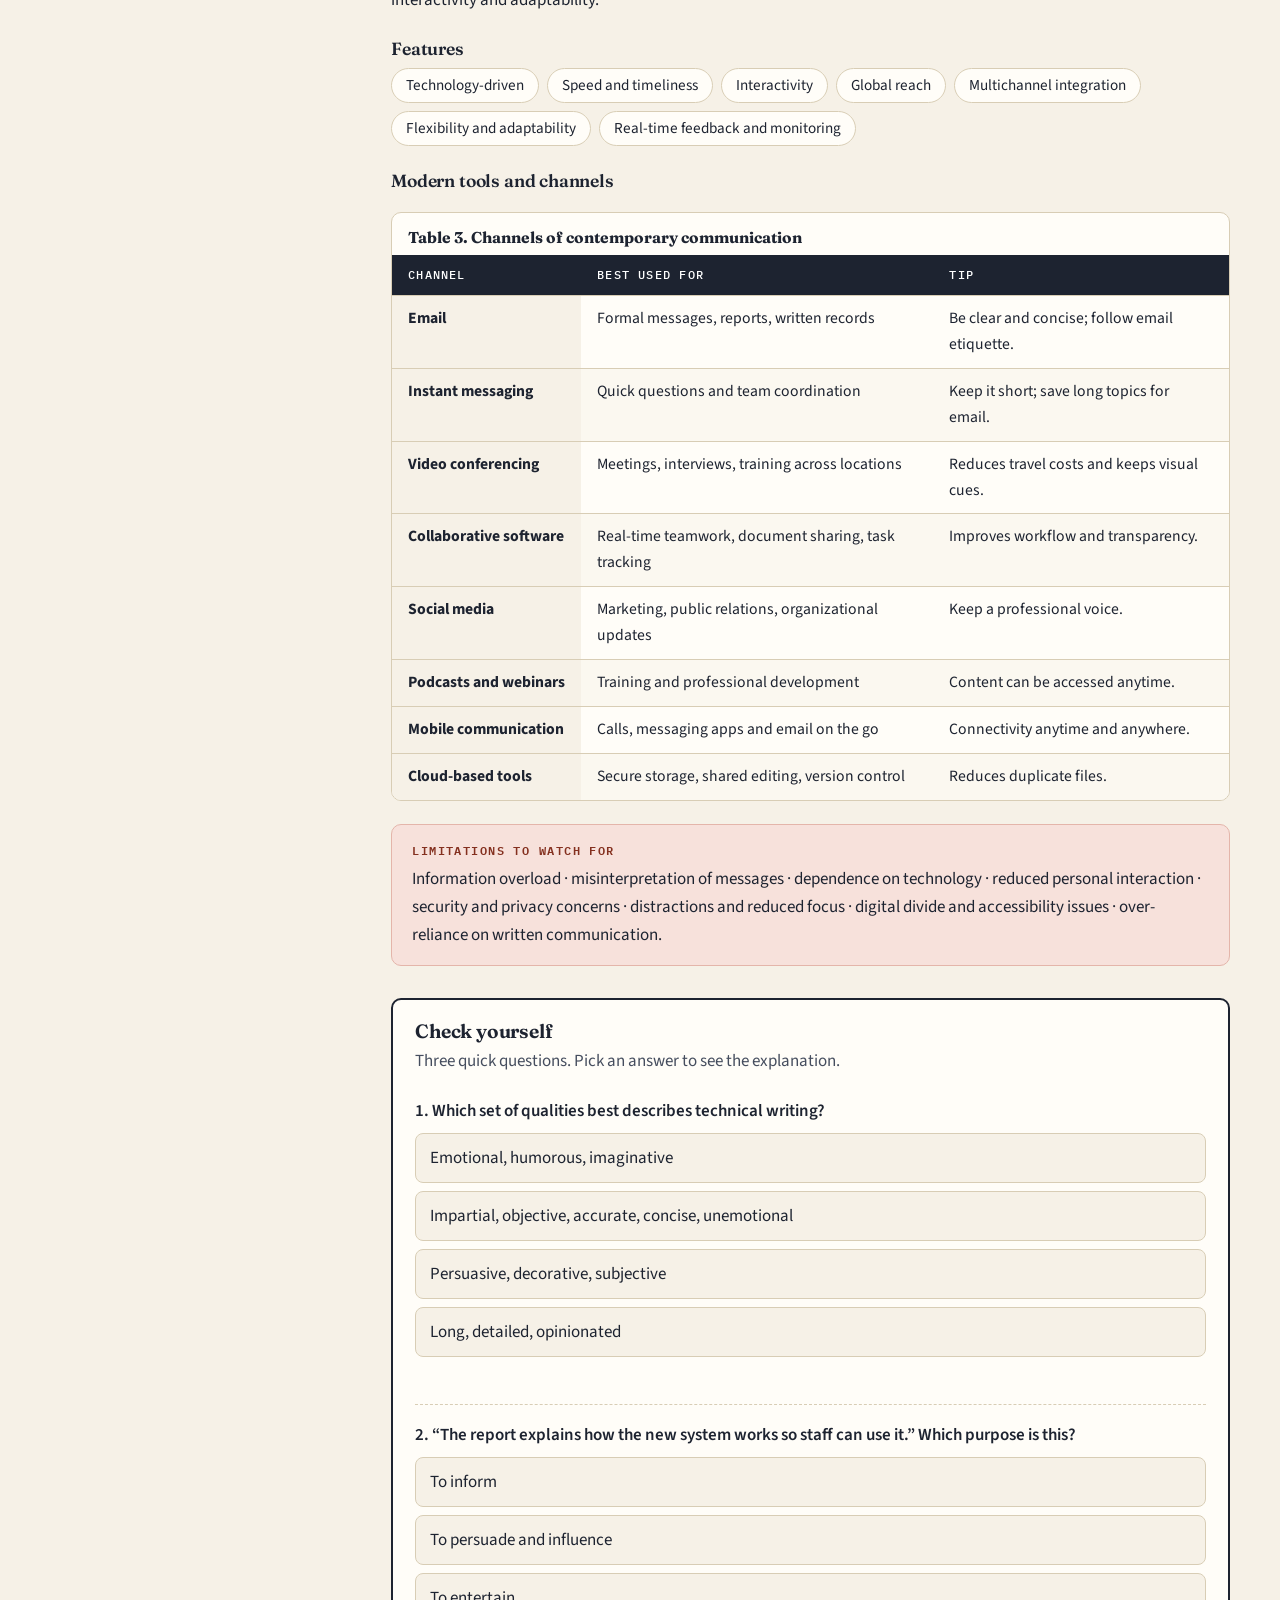
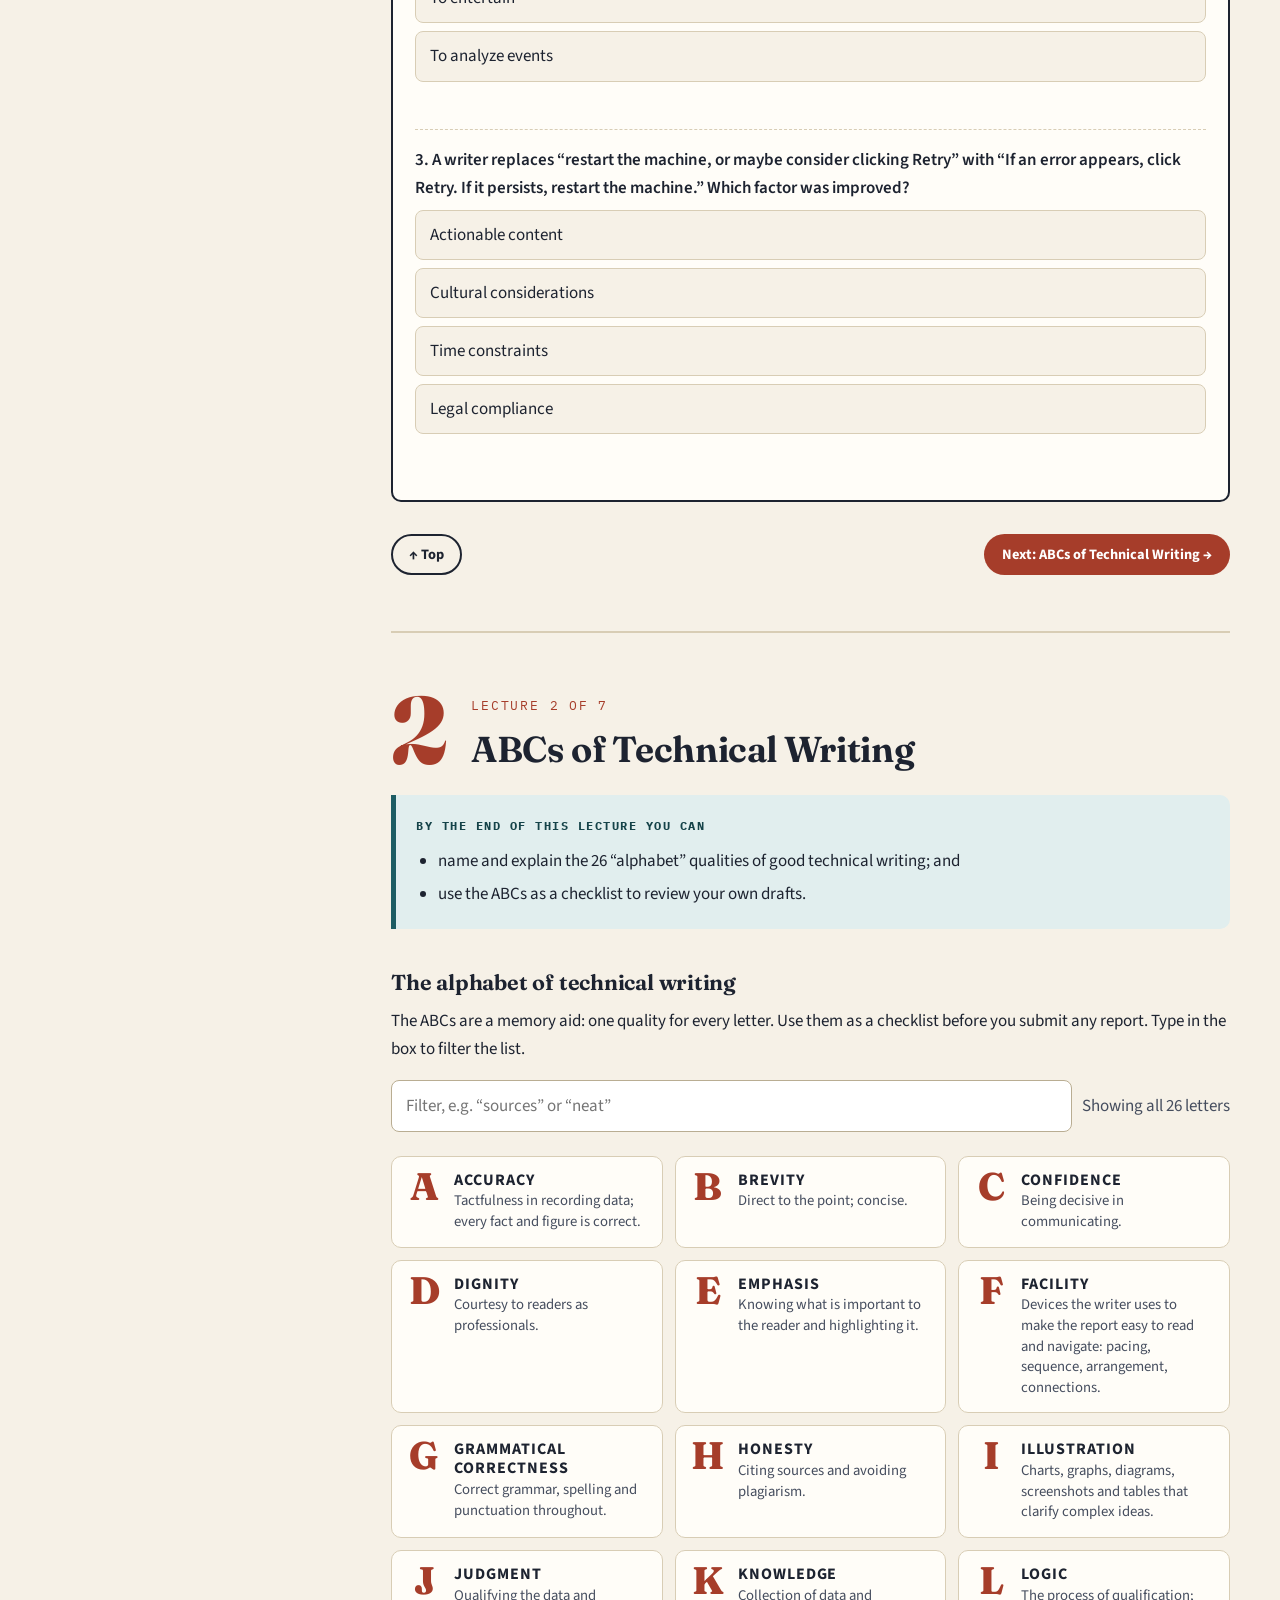
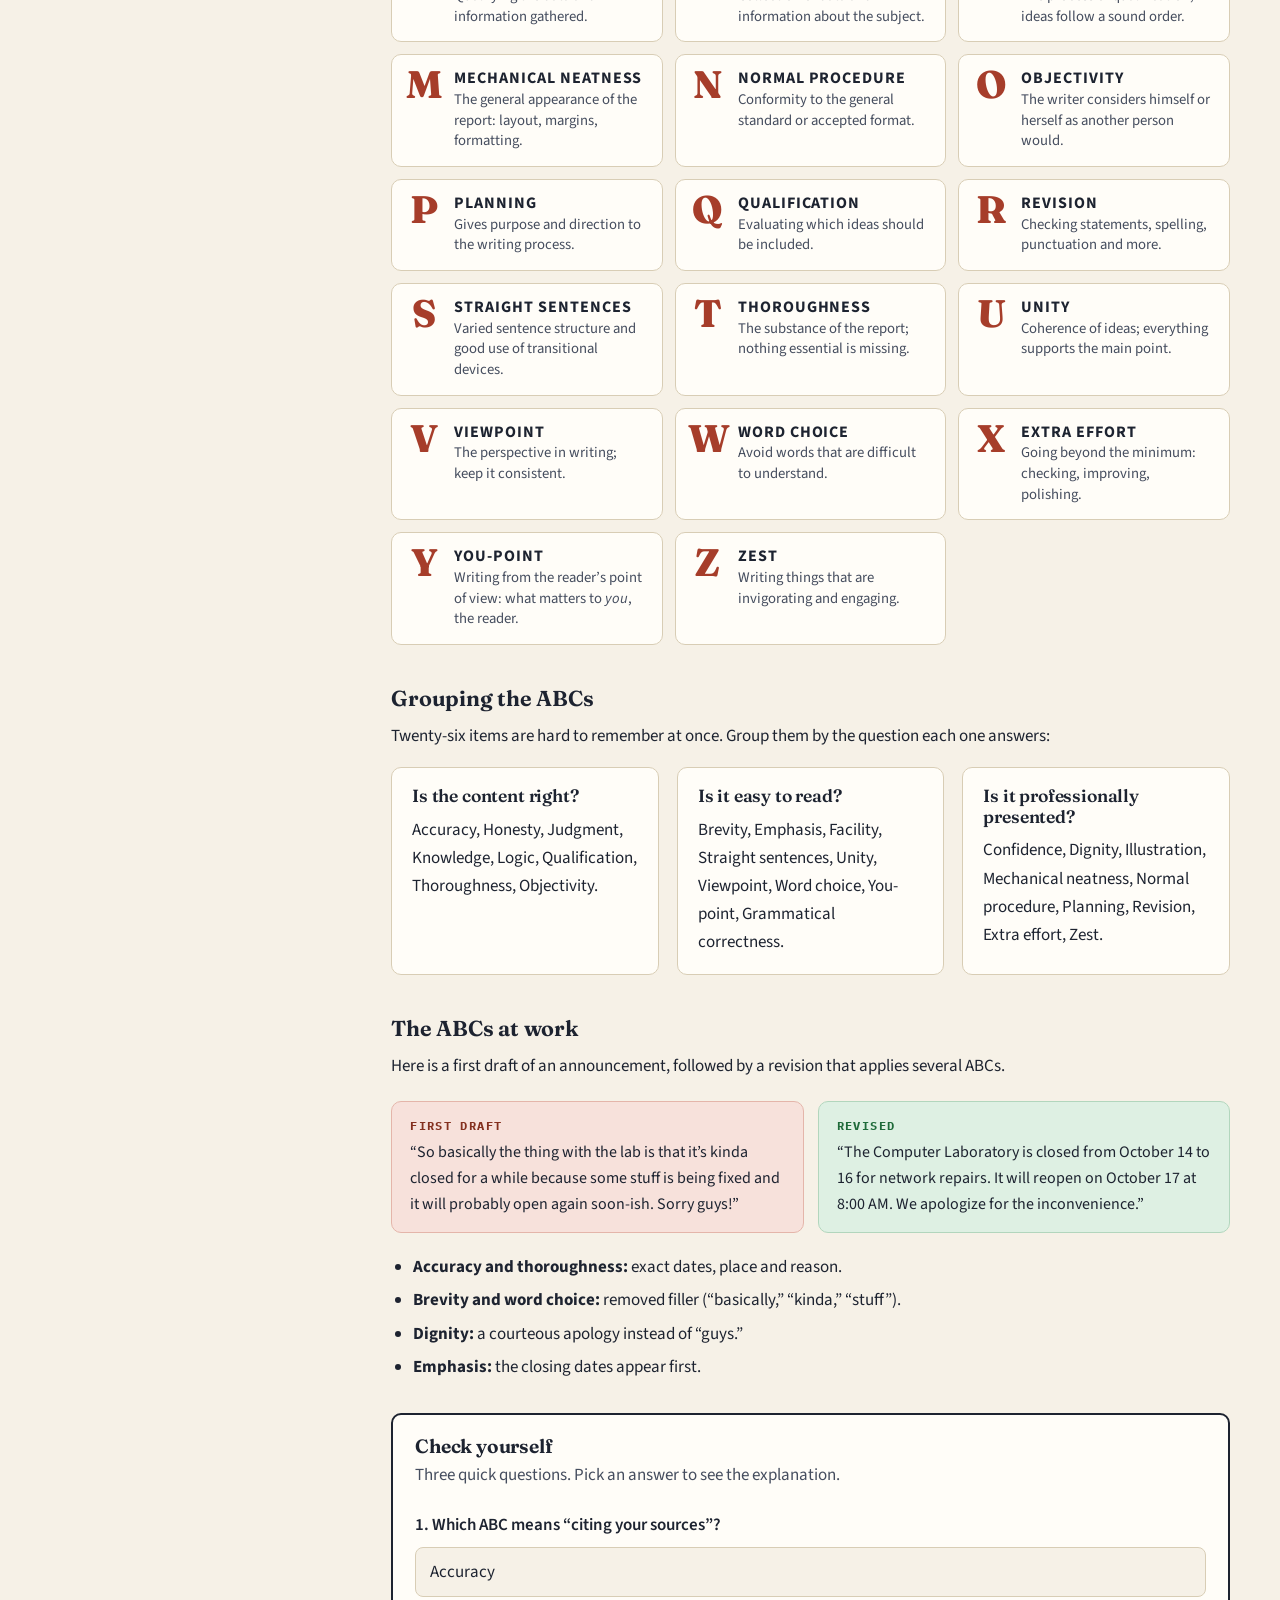
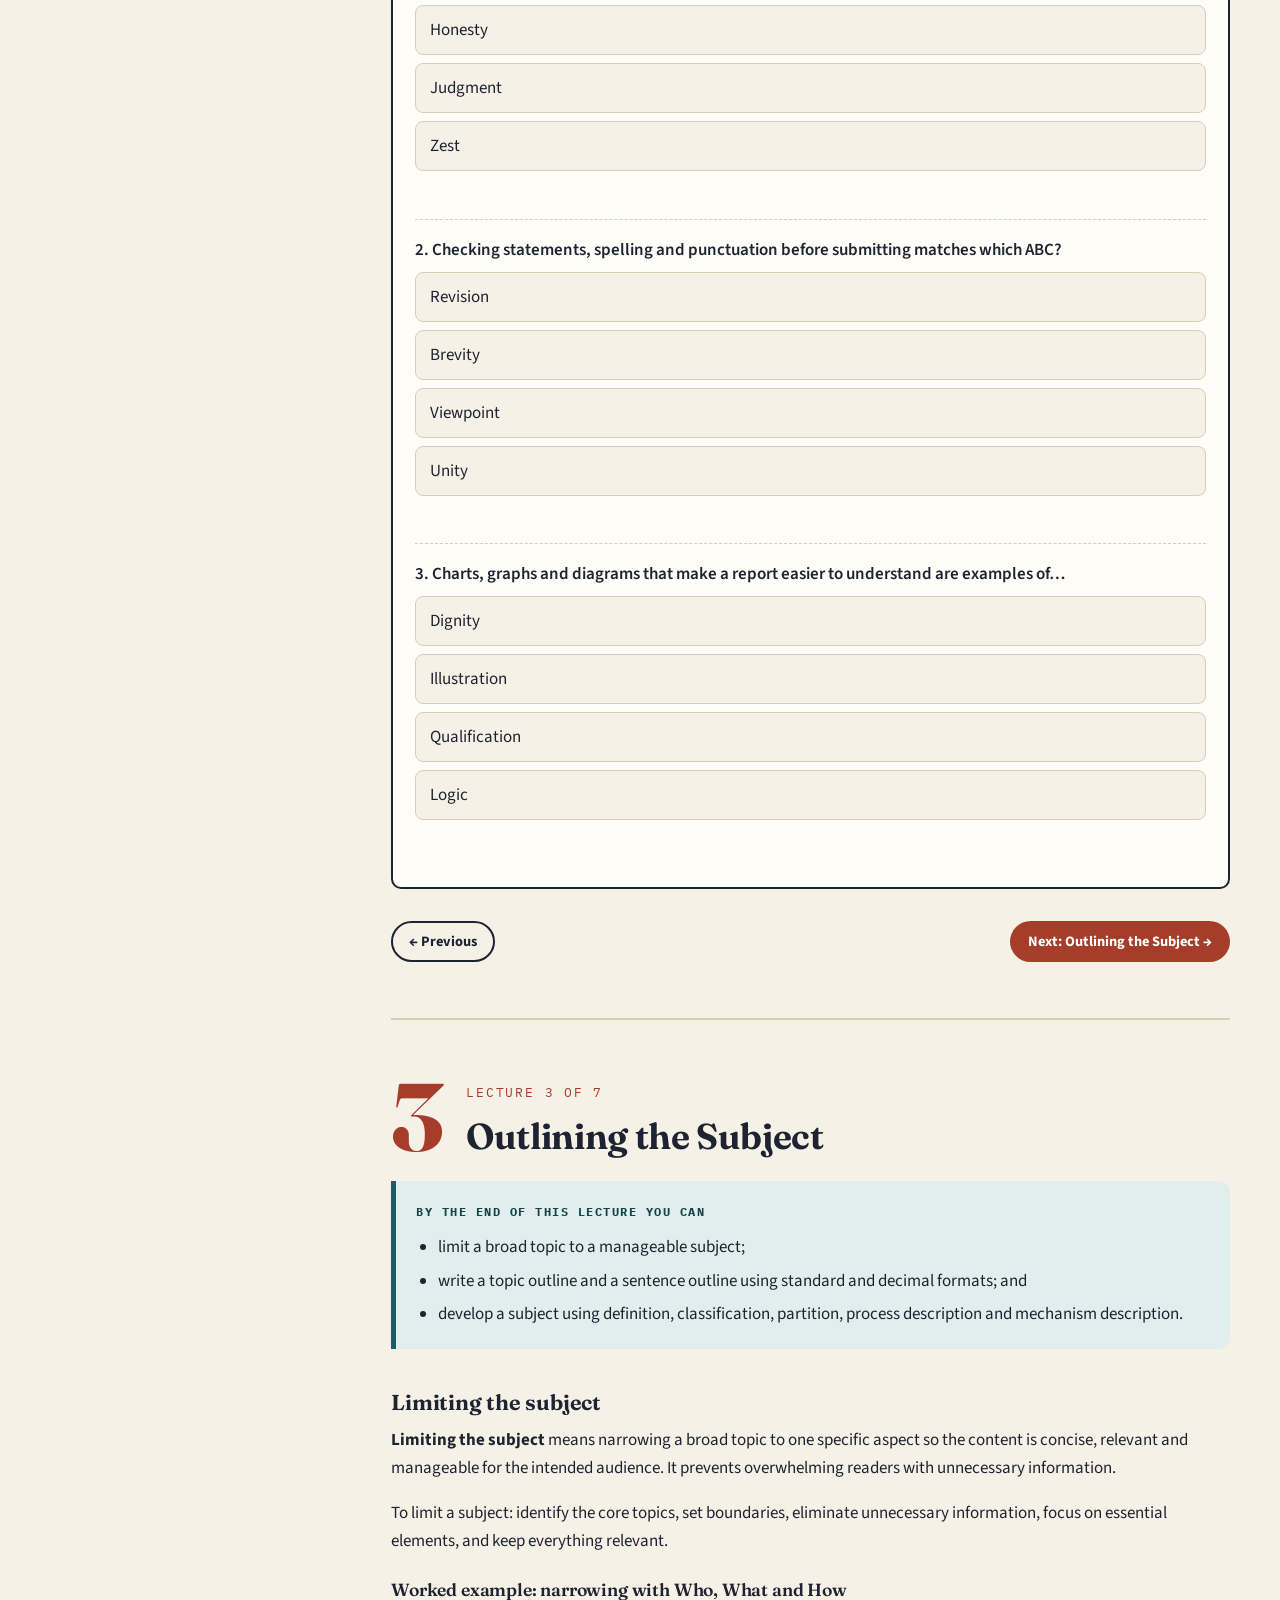
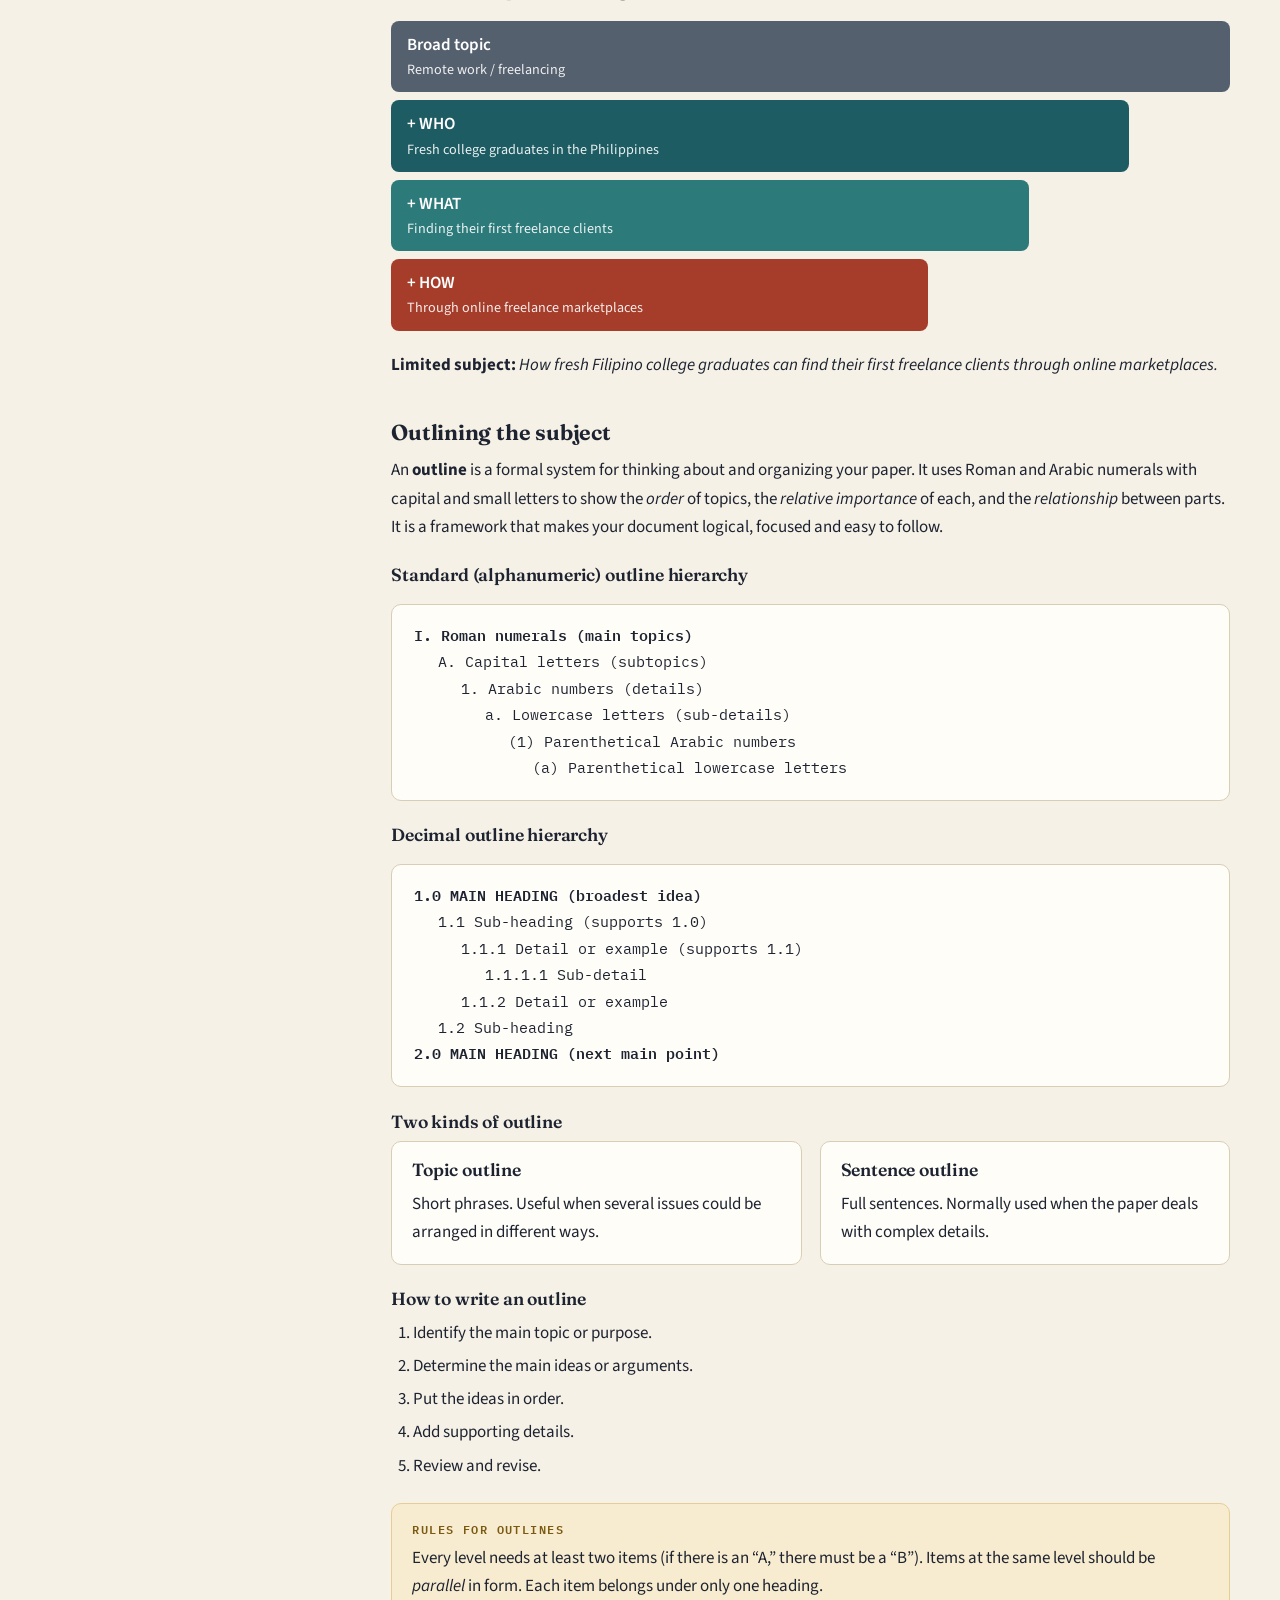
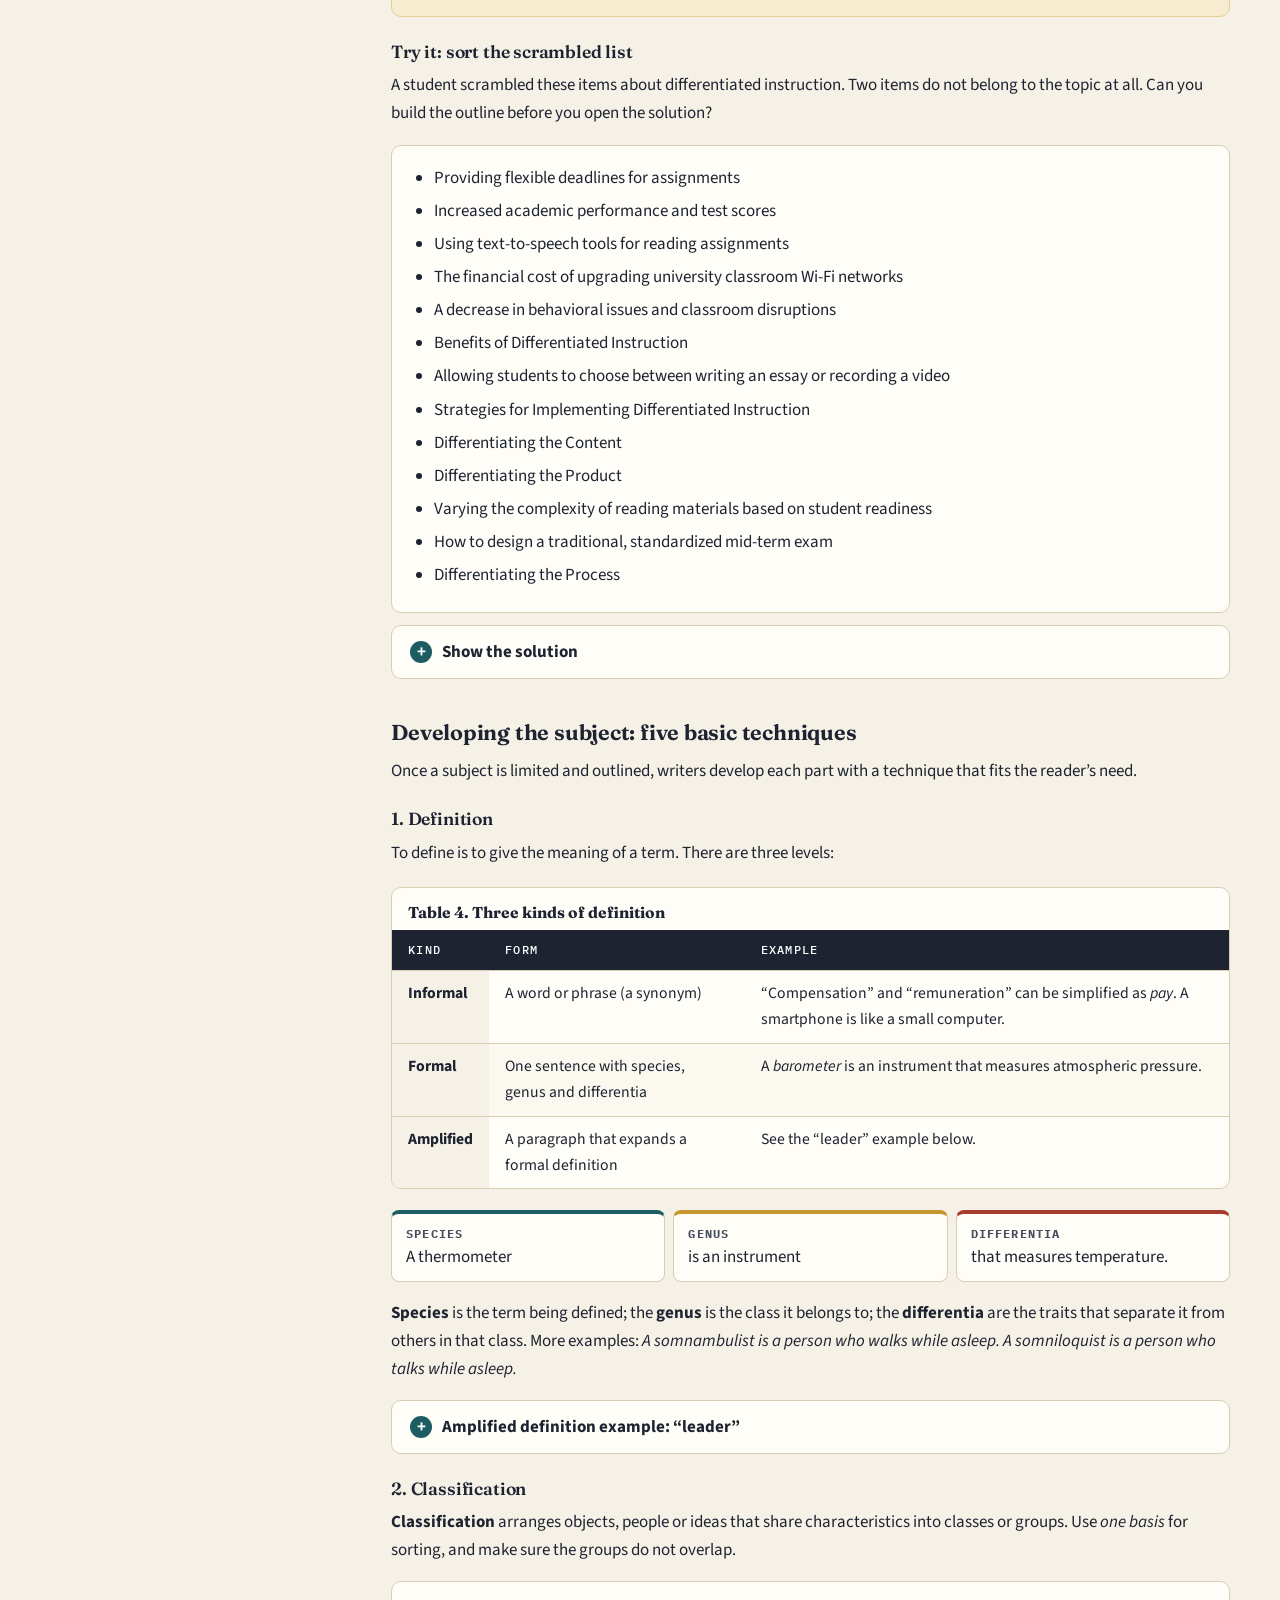
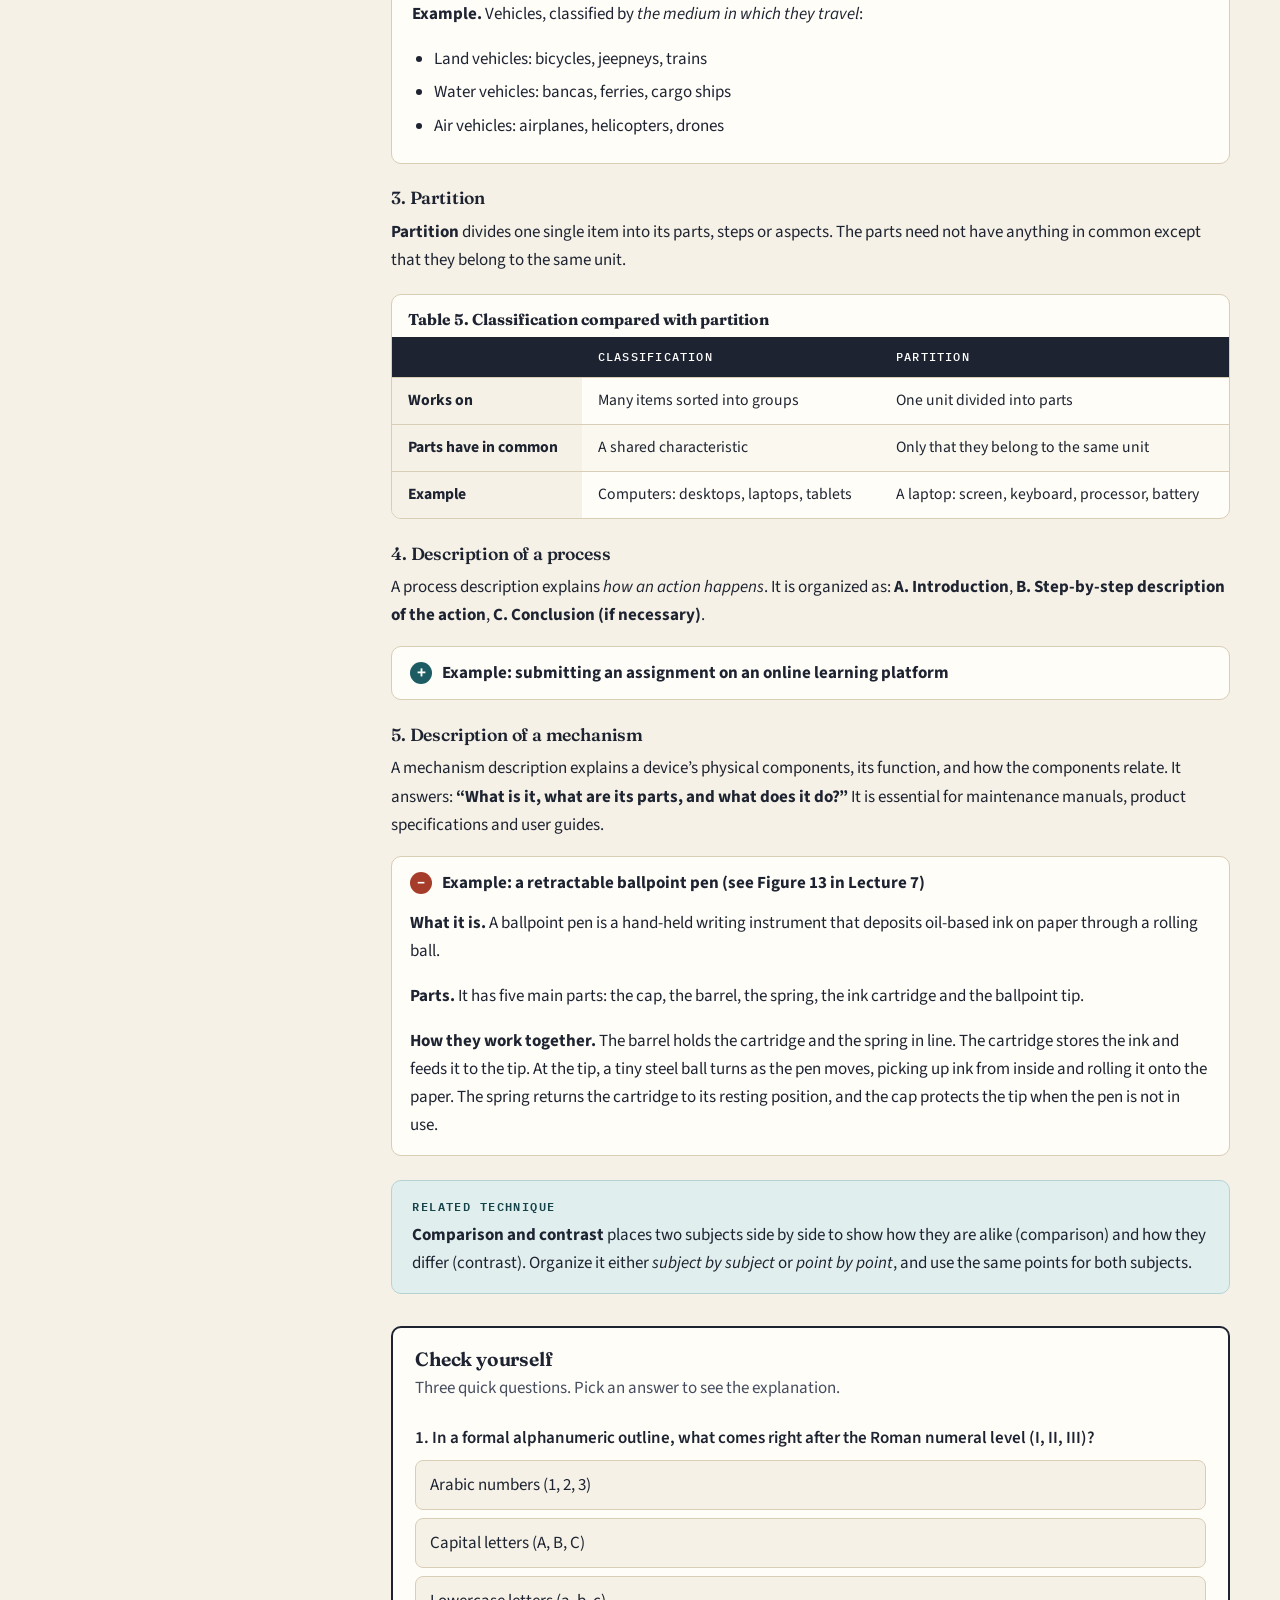
<file: lectures.html>
<!DOCTYPE html>
<html lang="en">
<head>
<meta charset="utf-8">
<meta name="viewport" content="width=device-width, initial-scale=1">
<title>Lectures — TechWrite</title>
<meta name="description" content="Seven technical writing lectures: definition and purpose, ABCs, outlining, types of paper, English structure, parts of a letter, graphs and charts.">
<meta name="theme-color" content="#a63d2a">
<link rel="icon" type="image/svg+xml" href="assets/logo.svg">
<link rel="preconnect" href="https://fonts.googleapis.com">
<link rel="preconnect" href="https://fonts.gstatic.com" crossorigin>
<link href="https://fonts.googleapis.com/css2?family=Fraunces:ital,opsz,wght@0,9..144,600;0,9..144,700;0,9..144,800;1,9..144,600&family=IBM+Plex+Mono:wght@400;500;600&family=Source+Sans+3:ital,wght@0,400;0,600;0,700;1,400&family=Source+Serif+4:wght@400;600&display=swap" rel="stylesheet">
<link rel="stylesheet" href="css/style.css">
</head>
<body id="top" class="">
<a class="skip-link" href="#main">Skip to main content</a>
<header class="site-header">
  <div class="container">
    <a class="brand" href="index.html" aria-label="TechWrite home">
      <img src="assets/logo.svg" alt="" width="42" height="42">
      <span class="brand-text"><span class="brand-name">TechWrite</span><span class="brand-sub">ENG 2 · Technical Writing</span></span>
    </a>
    <button class="nav-toggle" type="button" aria-expanded="false" aria-controls="site-nav" aria-label="Toggle navigation menu"><span></span></button>
    <nav class="nav" id="site-nav" aria-label="Main navigation"><ul><li><a href="index.html">Home</a></li><li><a href="lectures.html" aria-current="page">Lectures</a></li><li><a href="about.html">About Us</a></li><li><a href="contact.html">Contact Info</a></li></ul></nav>
  </div>
</header>
<main id="main">

<div class="page-head">
  <div class="container">
    <span class="eyebrow">Lectures</span>
    <h1>Seven lectures on technical writing</h1>
    <p class="lede">Work through the lectures in order or jump straight to a topic with the table of contents.</p>
  </div>
</div>
<div class="container lecture-layout">
  
<nav class="toc" id="toc" aria-label="Table of contents">
  <h2>Table of contents</h2>
  <ol>
    <li><a href="#lecture-1">Definition and Purpose</a><ul>
      <li><a href="#l1-definition">What is technical writing?</a></li>
      <li><a href="#l1-qualities">Qualities</a></li>
      <li><a href="#l1-compare">Compared with other writing</a></li>
      <li><a href="#l1-purposes">Purposes</a></li>
      <li><a href="#l1-why">Audience, purpose, context</a></li>
      <li><a href="#l1-problems">Problems of a writer</a></li>
      <li><a href="#l1-contemporary">Contemporary communication</a></li></ul></li>
    <li><a href="#lecture-2">ABCs of Technical Writing</a><ul>
      <li><a href="#l2-alphabet">The alphabet A–Z</a></li>
      <li><a href="#l2-groups">Grouping the ABCs</a></li>
      <li><a href="#l2-example">The ABCs at work</a></li></ul></li>
    <li><a href="#lecture-3">Outlining the Subject</a><ul>
      <li><a href="#l3-limiting">Limiting the subject</a></li>
      <li><a href="#l3-outlining">Outlining</a></li>
      <li><a href="#l3-techniques">Five basic techniques</a></li>
      <li><a href="#l3-definition">· Definition</a></li>
      <li><a href="#l3-classification">· Classification</a></li>
      <li><a href="#l3-partition">· Partition</a></li>
      <li><a href="#l3-process">· Process description</a></li>
      <li><a href="#l3-mechanism">· Mechanism description</a></li></ul></li>
    <li><a href="#lecture-4">Types of Technical Paper</a><ul>
      <li><a href="#l4-reports">Technical reports</a></li>
      <li><a href="#l4-informal">Informal and formal reports</a></li>
      <li><a href="#l4-memo">Memorandum report</a></li>
      <li><a href="#l4-letter-report">Letter report</a></li>
      <li><a href="#l4-abstract">Abstract</a></li>
      <li><a href="#l4-proposal">Proposal</a></li>
      <li><a href="#l4-catalog">Catalog of papers</a></li></ul></li>
    <li><a href="#lecture-5">The Basic English Structure</a><ul>
      <li><a href="#l5-pos">Parts of speech</a></li>
      <li><a href="#l5-sentence">Sentence structure</a></li>
      <li><a href="#l5-patterns">Sentence patterns</a></li>
      <li><a href="#l5-errors">Fragments and run-ons</a></li>
      <li><a href="#l5-parallel">Parallelism</a></li>
      <li><a href="#l5-modifiers">Misplaced modifiers</a></li>
      <li><a href="#l5-sva">Subject-verb agreement</a></li>
      <li><a href="#l5-words">Choosing words</a></li>
      <li><a href="#l5-tenses">Verb tenses</a></li>
      <li><a href="#l5-variation">Word variation</a></li>
      <li><a href="#l5-numbers">Numerical structures</a></li></ul></li>
    <li><a href="#lecture-6">Parts of a Letter</a><ul>
      <li><a href="#l6-why">Why letters matter</a></li>
      <li><a href="#l6-parts">The nine parts</a></li>
      <li><a href="#l6-formats">Letter formats</a></li>
      <li><a href="#l6-tone">Writing the body</a></li>
      <li><a href="#l6-types">Types of letters</a></li>
      <li><a href="#l6-checklist">Checklist</a></li></ul></li>
    <li><a href="#lecture-7">Graphs and Charts</a><ul>
      <li><a href="#l7-intro">Graphic aids</a></li>
      <li><a href="#l7-elements">Parts of a chart</a></li>
      <li><a href="#l7-line">Line graph</a></li>
      <li><a href="#l7-bar">Bar graph</a></li>
      <li><a href="#l7-pie">Pie chart</a></li>
      <li><a href="#l7-table">Table</a></li>
      <li><a href="#l7-area">Surface strata</a></li>
      <li><a href="#l7-picto">Pictograph</a></li>
      <li><a href="#l7-map">Map charts</a></li>
      <li><a href="#l7-diagram">Diagrams</a></li>
      <li><a href="#l7-flow">Flowcharts</a></li>
      <li><a href="#l7-choose">Which one to use?</a></li></ul></li>
  </ol>
</nav>

  <article>
<!-- ===================== LECTURE 1 ===================== -->
<section class="lecture" id="lecture-1" aria-labelledby="h-lec1">
  <header class="lecture-head">
    <span class="lecture-no" aria-hidden="true">1</span>
    <span class="eyebrow">Lecture 1 of 7</span>
    <h2 id="h-lec1">Technical Writing: Definition and Purpose</h2>
  </header>

  <div class="objectives">
    <strong>By the end of this lecture you can</strong>
    <ul>
      <li>define technical writing and list its main characteristics;</li>
      <li>explain the three purposes of technical writing;</li>
      <li>analyze audience, purpose and context before you write; and</li>
      <li>describe the strengths and limits of modern communication channels.</li>
    </ul>
  </div>

  <h3 id="l1-definition">What is technical writing?</h3>
  <p><strong>Technical writing</strong> is writing that is characterized by certain formal elements: its <em>scientific and technical vocabulary</em>, its use of <em>graphic aids</em>, and its use of <em>conventional report forms</em>. In plain terms, it is the craft of explaining specialized information so that a particular reader can understand it, decide something, or act on it.</p>
  <p>Because the reader depends on the text to do something correctly, a technical document must be clear first and attractive second. Think of a user manual, a lab report, a project proposal or a set of safety instructions: each one exists to help someone <em>use</em> the information.</p>

  <div class="callout key">
    <span class="label">Key idea</span>
    <p>Technical writing uses technical vocabulary, tables, graphs and figures. Examples of technical terms: <span class="mono">SDLC, HTML, Java, SQL, GDP, emulsification, morpheme, metastasis.</span> Each belongs to a field whose readers know it.</p>
  </div>

  <h3 id="l1-qualities">Qualities of technical writing</h3>
  <p>Good technical writing is held to five standards. Each one protects the reader from confusion.</p>
  <div class="table-wrap">
    <table>
      <caption>Table 1. The five qualities of technical writing</caption>
      <thead><tr><th scope="col">Quality</th><th scope="col">What it means</th><th scope="col">Example</th></tr></thead>
      <tbody>
        <tr><th scope="row">Impartial</th><td>Treats all sides fairly and does not take a side without evidence.</td><td>“Both designs passed the test; Design B cost less.”</td></tr>
        <tr><th scope="row">Objective</th><td>Reports facts, not personal feelings or preferences.</td><td>“The device weighs 1.2 kg.” (not “The device is annoyingly heavy.”)</td></tr>
        <tr><th scope="row">Accurate</th><td>Data, names and calculations are correct and verifiable.</td><td>“The pump runs at 45 liters per minute.”</td></tr>
        <tr><th scope="row">Concise</th><td>Uses only the words needed to deliver the message.</td><td>“Restart the router.” (not “It would be a good idea to consider restarting the router.”)</td></tr>
        <tr><th scope="row">Unemotional</th><td>Keeps a calm, professional tone, even when reporting problems.</td><td>“The test failed at 80 °C.”</td></tr>
      </tbody>
    </table>
  </div>

  <h3 id="l1-compare">Technical writing compared with other writing</h3>
  <div class="table-wrap">
    <table>
      <caption>Table 2. Technical writing vs. general (literary) writing</caption>
      <thead><tr><th scope="col">Feature</th><th scope="col">Technical writing</th><th scope="col">General / literary writing</th></tr></thead>
      <tbody>
        <tr><th scope="row">Main goal</th><td>Inform, instruct or help the reader decide</td><td>Entertain, express feelings, tell a story</td></tr>
        <tr><th scope="row">Reader</th><td>A specific, defined audience</td><td>A broad or unspecified audience</td></tr>
        <tr><th scope="row">Language</th><td>Precise, literal, standard terminology</td><td>Figurative, expressive, open to interpretation</td></tr>
        <tr><th scope="row">Tone</th><td>Impartial and unemotional</td><td>Personal and emotional</td></tr>
        <tr><th scope="row">Structure</th><td>Conventional forms with headings, lists, numbered steps</td><td>Flexible; chosen by the author</td></tr>
        <tr><th scope="row">Visuals</th><td>Tables, graphs, diagrams, figures</td><td>Illustrations are optional</td></tr>
      </tbody>
    </table>
  </div>

  <h3 id="l1-purposes">Why write? The purposes of technical writing</h3>
  <div class="cols-3">
    <div class="box"><h4>1. To inform</h4><p>Gives readers facts they need. <em>Example: a memo announcing the new enrollment schedule.</em></p></div>
    <div class="box"><h4>2. To persuade and influence</h4><p>Convinces readers to approve or adopt something. <em>Example: a proposal for a new computer laboratory.</em></p></div>
    <div class="box"><h4>3. To analyze events</h4><p>Examines what happened and why. <em>Example: an incident report on a network outage.</em></p></div>
  </div>

  <h3 id="l1-why">Factors to consider before writing</h3>
  <p>Experienced writers answer three questions before typing the first sentence: <strong>Who</strong> will read this? <strong>Why</strong> am I writing it? <strong>Under what conditions</strong> is it written and used?</p>
  <figure class="fig">
    <svg viewBox="0 0 560 325" role="img" aria-labelledby="t-Three -560325" xmlns="http://www.w3.org/2000/svg"><title id="t-Three -560325">Three factors that shape technical writing</title><desc>Three overlapping circles labeled audience, purpose and context. Where they overlap is effective technical writing.</desc><circle cx="200" cy="120" r="95" fill="#1d5c63" fill-opacity=".32" stroke="#1d5c63" stroke-width="2.5"/><circle cx="360" cy="120" r="95" fill="#a63d2a" fill-opacity=".32" stroke="#a63d2a" stroke-width="2.5"/><circle cx="280" cy="215" r="95" fill="#c8962e" fill-opacity=".32" stroke="#c8962e" stroke-width="2.5"/><text class="svg-text" x="150" y="100" text-anchor="middle" font-weight="700" font-size="16">Audience</text><text class="svg-text svg-small" x="150" y="118" text-anchor="middle">Who reads it?</text><text class="svg-text" x="410" y="100" text-anchor="middle" font-weight="700" font-size="16">Purpose</text><text class="svg-text svg-small" x="410" y="118" text-anchor="middle">Why write it?</text><text class="svg-text" x="280" y="268" text-anchor="middle" font-weight="700" font-size="16">Context</text><text class="svg-text svg-small" x="280" y="283" text-anchor="middle">Under what conditions?</text><text class="svg-text" x="280" y="150" text-anchor="middle" font-weight="700">Effective</text><text class="svg-text" x="280" y="167" text-anchor="middle" font-weight="700">technical</text><text class="svg-text" x="280" y="184" text-anchor="middle" font-weight="700">writing</text></svg>
    <figcaption><b>Figure 1.</b> Audience, purpose and context work together to shape every technical document.</figcaption>
  </figure>

  <h4>A. Audience analysis</h4>
  <p>Consider the readers’ educational background, technical expertise, cultural background, professional context, and reading level. The same instruction must be written differently for different readers.</p>
  <div class="compare">
    <div class="bad"><b>For developers</b><p>“To integrate the API, initialize the client using your secret bearer token and pass the payload via a POST request.”</p></div>
    <div class="good"><b>For general users</b><p>“To connect the app, copy the password from your settings page and paste it into the box labeled ‘Secret Key’.”</p></div>
  </div>
  <p class="muted">Neither sentence is “wrong.” Each is right for its own audience, which is the point.</p>
  <div class="compare">
    <div class="bad"><b>Too hard for a patient</b><p>“The patient exhibited acute symptoms of rhinitis secondary to environmental allergen exposure, necessitating the administration of an antihistamine.”</p></div>
    <div class="good"><b>Plain language for a patient</b><p>“You have a cold caused by allergies. Take one allergy pill every morning with water.”</p></div>
  </div>

  <h4>B. Purpose</h4>
  <p>A clear purpose has five parts. Each is shown below with a weak version and a stronger version.</p>
  <details>
    <summary>Clear objective identification</summary>
    <div class="compare">
      <div class="bad"><b>Weak</b><p>“This document is about our company’s new cloud database software.”</p></div>
      <div class="good"><b>Better</b><p>“This document provides step-by-step instructions for migrating legacy client data to our new cloud platform without system downtime.”</p></div>
    </div>
  </details>
  <details>
    <summary>Measurable outcomes</summary>
    <p>State how success will be checked. Example: <em>“A 30% reduction in customer-service tickets about initial router setup within the first three months of publication.”</em></p>
  </details>
  <details>
    <summary>Information hierarchy</summary>
    <div class="compare">
      <div class="bad"><b>Weak</b><p>A manual that puts code snippets, system requirements and setup instructions into one continuous block of paragraphs.</p></div>
      <div class="good"><b>Better</b><p>A README that begins with a Title, then a Quick Start Guide, then a Full Installation Guide, and ends with an Advanced Configuration appendix.</p></div>
    </div>
  </details>
  <details>
    <summary>Actionable content</summary>
    <div class="compare">
      <div class="bad"><b>Weak</b><p>“Consideration should be given to clicking the blue button if an error occurs, or maybe restarting the machine if the problem continues.”</p></div>
      <div class="good"><b>Better</b><p>“If an error appears, click Retry. If the error persists, restart the machine.”</p></div>
    </div>
  </details>
  <details>
    <summary>Value proposition for readers</summary>
    <div class="compare">
      <div class="bad"><b>Weak</b><p>“This manual details the standard update protocols for Version 4.2 of our software.”</p></div>
      <div class="good"><b>Better</b><p>“By following this Version 4.2 upgrade guide, your team can automate daily server backups, saving up to five hours of manual administration every week.”</p></div>
    </div>
  </details>

  <h4>C. Context</h4>
  <p>Context covers the conditions around the document: industry standards, legal and regulatory rules, organizational guidelines, time limits, and available resources.</p>
  <details>
    <summary>Industry standards and requirements</summary>
    <ul>
      <li><strong>Engineering:</strong> a schematic must use standard IEEE symbols so any technician in the world can read the blueprint.</li>
      <li><strong>Software:</strong> API documentation follows OpenAPI standards so other software can parse the instructions automatically.</li>
    </ul>
  </details>
  <details>
    <summary>Legal and regulatory compliance</summary>
    <ul>
      <li><strong>Medical devices:</strong> a heart-monitor manual must follow FDA guidelines and clearly show contraindications, side effects and “Warning” boxes.</li>
      <li><strong>Consumer electronics:</strong> a smartphone guide includes local radiation-safety notices (such as FCC rules in the US) and environmental disposal rules.</li>
    </ul>
  </details>
  <details>
    <summary>Organizational guidelines</summary>
    <p>A company can require specific fonts, tone and heading formats. Example: a Google technical writer follows Google’s own style and design guidelines, writing in a helpful, conversational yet professional tone.</p>
  </details>
  <details>
    <summary>Time constraints</summary>
    <p>A critical security flaw is found. The writer has only 24 hours to publish a security advisory and a three-step mitigation guide, so the document must be short, clear and ready fast.</p>
  </details>
  <details>
    <summary>Resource availability</summary>
    <ul>
      <li><strong>High resources:</strong> a multinational car maker supplies 3D CAD models, a video crew and a budget to translate the manual into 40 languages.</li>
      <li><strong>Low resources:</strong> a small start-up has one writer using free tools, automated translation and brief 15-minute interviews with busy developers.</li>
    </ul>
  </details>

  <h3 id="l1-problems">Problems of a writer</h3>
  <div class="cols-2">
    <div class="box">
      <h4>Historical challenges</h4>
      <ul>
        <li>Limited access to resources</li>
        <li>Manual documentation processes</li>
        <li>Standardization of technical language</li>
      </ul>
    </div>
    <div class="box">
      <h4>Contemporary challenges</h4>
      <ul>
        <li>Information overload</li>
        <li>Rapid technological change</li>
        <li>Ensuring content authenticity</li>
        <li>Declining literacy skills</li>
      </ul>
    </div>
  </div>

  <h3 id="l1-contemporary">Contemporary communication</h3>
  <p><strong>Contemporary communication</strong> refers to modern methods and practices of exchanging information in organizations and society, influenced by technology, globalization and changing workplace dynamics. It emphasizes speed, efficiency, interactivity and adaptability.</p>
  <h4>Features</h4>
  <ul class="pill-list">
    <li>Technology-driven</li><li>Speed and timeliness</li><li>Interactivity</li><li>Global reach</li>
    <li>Multichannel integration</li><li>Flexibility and adaptability</li><li>Real-time feedback and monitoring</li>
  </ul>
  <h4>Modern tools and channels</h4>
  <div class="table-wrap">
    <table>
      <caption>Table 3. Channels of contemporary communication</caption>
      <thead><tr><th scope="col">Channel</th><th scope="col">Best used for</th><th scope="col">Tip</th></tr></thead>
      <tbody>
        <tr><th scope="row">Email</th><td>Formal messages, reports, written records</td><td>Be clear and concise; follow email etiquette.</td></tr>
        <tr><th scope="row">Instant messaging</th><td>Quick questions and team coordination</td><td>Keep it short; save long topics for email.</td></tr>
        <tr><th scope="row">Video conferencing</th><td>Meetings, interviews, training across locations</td><td>Reduces travel costs and keeps visual cues.</td></tr>
        <tr><th scope="row">Collaborative software</th><td>Real-time teamwork, document sharing, task tracking</td><td>Improves workflow and transparency.</td></tr>
        <tr><th scope="row">Social media</th><td>Marketing, public relations, organizational updates</td><td>Keep a professional voice.</td></tr>
        <tr><th scope="row">Podcasts and webinars</th><td>Training and professional development</td><td>Content can be accessed anytime.</td></tr>
        <tr><th scope="row">Mobile communication</th><td>Calls, messaging apps and email on the go</td><td>Connectivity anytime and anywhere.</td></tr>
        <tr><th scope="row">Cloud-based tools</th><td>Secure storage, shared editing, version control</td><td>Reduces duplicate files.</td></tr>
      </tbody>
    </table>
  </div>
  <div class="callout warn">
    <span class="label">Limitations to watch for</span>
    <p>Information overload · misinterpretation of messages · dependence on technology · reduced personal interaction · security and privacy concerns · distractions and reduced focus · digital divide and accessibility issues · over-reliance on written communication.</p>
  </div>

  <div class="quiz" data-quiz="l1"><noscript>Enable JavaScript to use the self-check quiz.</noscript></div>
  <nav class="lecture-nav" aria-label="Lecture navigation"><a class="btn btn-ghost btn-small" href="#top">↑ Top</a><a class="btn btn-primary btn-small" href="#lecture-2">Next: ABCs of Technical Writing →</a></nav>
</section>

<!-- ===================== LECTURE 2 ===================== -->
<section class="lecture" id="lecture-2" aria-labelledby="h-lec2">
  <header class="lecture-head">
    <span class="lecture-no" aria-hidden="true">2</span>
    <span class="eyebrow">Lecture 2 of 7</span>
    <h2 id="h-lec2">ABCs of Technical Writing</h2>
  </header>

  <div class="objectives">
    <strong>By the end of this lecture you can</strong>
    <ul>
      <li>name and explain the 26 “alphabet” qualities of good technical writing; and</li>
      <li>use the ABCs as a checklist to review your own drafts.</li>
    </ul>
  </div>

  <h3 id="l2-alphabet">The alphabet of technical writing</h3>
  <p>The ABCs are a memory aid: one quality for every letter. Use them as a checklist before you submit any report. Type in the box to filter the list.</p>
  <div class="filter-bar">
    <label for="abc-search" class="sr-only" style="position:absolute;left:-9999px">Filter the ABCs</label>
    <input id="abc-search" type="search" placeholder="Filter, e.g. “sources” or “neat”" autocomplete="off">
    <span id="abc-count" class="muted" aria-live="polite">Showing all 26 letters</span>
  </div>
  <ul class="abc-grid">
    <li class="abc-card"><span class="letter">A</span><h4>Accuracy</h4><p>Tactfulness in recording data; every fact and figure is correct.</p></li>
    <li class="abc-card"><span class="letter">B</span><h4>Brevity</h4><p>Direct to the point; concise.</p></li>
    <li class="abc-card"><span class="letter">C</span><h4>Confidence</h4><p>Being decisive in communicating.</p></li>
    <li class="abc-card"><span class="letter">D</span><h4>Dignity</h4><p>Courtesy to readers as professionals.</p></li>
    <li class="abc-card"><span class="letter">E</span><h4>Emphasis</h4><p>Knowing what is important to the reader and highlighting it.</p></li>
    <li class="abc-card"><span class="letter">F</span><h4>Facility</h4><p>Devices the writer uses to make the report easy to read and navigate: pacing, sequence, arrangement, connections.</p></li>
    <li class="abc-card"><span class="letter">G</span><h4>Grammatical correctness</h4><p>Correct grammar, spelling and punctuation throughout.</p></li>
    <li class="abc-card"><span class="letter">H</span><h4>Honesty</h4><p>Citing sources and avoiding plagiarism.</p></li>
    <li class="abc-card"><span class="letter">I</span><h4>Illustration</h4><p>Charts, graphs, diagrams, screenshots and tables that clarify complex ideas.</p></li>
    <li class="abc-card"><span class="letter">J</span><h4>Judgment</h4><p>Qualifying the data and information gathered.</p></li>
    <li class="abc-card"><span class="letter">K</span><h4>Knowledge</h4><p>Collection of data and information about the subject.</p></li>
    <li class="abc-card"><span class="letter">L</span><h4>Logic</h4><p>The process of qualification; ideas follow a sound order.</p></li>
    <li class="abc-card"><span class="letter">M</span><h4>Mechanical neatness</h4><p>The general appearance of the report: layout, margins, formatting.</p></li>
    <li class="abc-card"><span class="letter">N</span><h4>Normal procedure</h4><p>Conformity to the general standard or accepted format.</p></li>
    <li class="abc-card"><span class="letter">O</span><h4>Objectivity</h4><p>The writer considers himself or herself as another person would.</p></li>
    <li class="abc-card"><span class="letter">P</span><h4>Planning</h4><p>Gives purpose and direction to the writing process.</p></li>
    <li class="abc-card"><span class="letter">Q</span><h4>Qualification</h4><p>Evaluating which ideas should be included.</p></li>
    <li class="abc-card"><span class="letter">R</span><h4>Revision</h4><p>Checking statements, spelling, punctuation and more.</p></li>
    <li class="abc-card"><span class="letter">S</span><h4>Straight sentences</h4><p>Varied sentence structure and good use of transitional devices.</p></li>
    <li class="abc-card"><span class="letter">T</span><h4>Thoroughness</h4><p>The substance of the report; nothing essential is missing.</p></li>
    <li class="abc-card"><span class="letter">U</span><h4>Unity</h4><p>Coherence of ideas; everything supports the main point.</p></li>
    <li class="abc-card"><span class="letter">V</span><h4>Viewpoint</h4><p>The perspective in writing; keep it consistent.</p></li>
    <li class="abc-card"><span class="letter">W</span><h4>Word choice</h4><p>Avoid words that are difficult to understand.</p></li>
    <li class="abc-card"><span class="letter">X</span><h4>Extra effort</h4><p>Going beyond the minimum: checking, improving, polishing.</p></li>
    <li class="abc-card"><span class="letter">Y</span><h4>You-point</h4><p>Writing from the reader’s point of view: what matters to <em>you</em>, the reader.</p></li>
    <li class="abc-card"><span class="letter">Z</span><h4>Zest</h4><p>Writing things that are invigorating and engaging.</p></li>
  </ul>

  <h3 id="l2-groups">Grouping the ABCs</h3>
  <p>Twenty-six items are hard to remember at once. Group them by the question each one answers:</p>
  <div class="cols-3">
    <div class="box"><h4>Is the content right?</h4><p>Accuracy, Honesty, Judgment, Knowledge, Logic, Qualification, Thoroughness, Objectivity.</p></div>
    <div class="box"><h4>Is it easy to read?</h4><p>Brevity, Emphasis, Facility, Straight sentences, Unity, Viewpoint, Word choice, You-point, Grammatical correctness.</p></div>
    <div class="box"><h4>Is it professionally presented?</h4><p>Confidence, Dignity, Illustration, Mechanical neatness, Normal procedure, Planning, Revision, Extra effort, Zest.</p></div>
  </div>

  <h3 id="l2-example">The ABCs at work</h3>
  <p>Here is a first draft of an announcement, followed by a revision that applies several ABCs.</p>
  <div class="compare">
    <div class="bad"><b>First draft</b><p>“So basically the thing with the lab is that it’s kinda closed for a while because some stuff is being fixed and it will probably open again soon-ish. Sorry guys!”</p></div>
    <div class="good"><b>Revised</b><p>“The Computer Laboratory is closed from October 14 to 16 for network repairs. It will reopen on October 17 at 8:00 AM. We apologize for the inconvenience.”</p></div>
  </div>
  <ul>
    <li><strong>Accuracy and thoroughness:</strong> exact dates, place and reason.</li>
    <li><strong>Brevity and word choice:</strong> removed filler (“basically,” “kinda,” “stuff”).</li>
    <li><strong>Dignity:</strong> a courteous apology instead of “guys.”</li>
    <li><strong>Emphasis:</strong> the closing dates appear first.</li>
  </ul>

  <div class="quiz" data-quiz="l2"><noscript>Enable JavaScript to use the self-check quiz.</noscript></div>
  <nav class="lecture-nav" aria-label="Lecture navigation"><a class="btn btn-ghost btn-small" href="#lecture-1">← Previous</a><a class="btn btn-primary btn-small" href="#lecture-3">Next: Outlining the Subject →</a></nav>
</section>

<!-- ===================== LECTURE 3 ===================== -->
<section class="lecture" id="lecture-3" aria-labelledby="h-lec3">
  <header class="lecture-head">
    <span class="lecture-no" aria-hidden="true">3</span>
    <span class="eyebrow">Lecture 3 of 7</span>
    <h2 id="h-lec3">Outlining the Subject</h2>
  </header>

  <div class="objectives">
    <strong>By the end of this lecture you can</strong>
    <ul>
      <li>limit a broad topic to a manageable subject;</li>
      <li>write a topic outline and a sentence outline using standard and decimal formats; and</li>
      <li>develop a subject using definition, classification, partition, process description and mechanism description.</li>
    </ul>
  </div>

  <h3 id="l3-limiting">Limiting the subject</h3>
  <p><strong>Limiting the subject</strong> means narrowing a broad topic to one specific aspect so the content is concise, relevant and manageable for the intended audience. It prevents overwhelming readers with unnecessary information.</p>
  <p>To limit a subject: identify the core topics, set boundaries, eliminate unnecessary information, focus on essential elements, and keep everything relevant.</p>
  <h4>Worked example: narrowing with Who, What and How</h4>
  <div class="funnel" role="list" aria-label="Narrowing a topic in three steps">
    <div role="listitem">Broad topic<small>Remote work / freelancing</small></div>
    <div role="listitem">+ WHO<small>Fresh college graduates in the Philippines</small></div>
    <div role="listitem">+ WHAT<small>Finding their first freelance clients</small></div>
    <div role="listitem">+ HOW<small>Through online freelance marketplaces</small></div>
  </div>
  <p><strong>Limited subject:</strong> <em>How fresh Filipino college graduates can find their first freelance clients through online marketplaces.</em></p>

  <h3 id="l3-outlining">Outlining the subject</h3>
  <p>An <strong>outline</strong> is a formal system for thinking about and organizing your paper. It uses Roman and Arabic numerals with capital and small letters to show the <em>order</em> of topics, the <em>relative importance</em> of each, and the <em>relationship</em> between parts. It is a framework that makes your document logical, focused and easy to follow.</p>

  <h4>Standard (alphanumeric) outline hierarchy</h4>
  <div class="outline" role="img" aria-label="Standard outline levels: Roman numerals, capital letters, Arabic numbers, lowercase letters, parenthetical numbers, parenthetical letters">
    <div class="l1">I.   Roman numerals (main topics)</div>
    <div class="l2">A.   Capital letters (subtopics)</div>
    <div class="l3">1.   Arabic numbers (details)</div>
    <div class="l4">a.   Lowercase letters (sub-details)</div>
    <div class="l4" style="margin-left:6.4em">(1) Parenthetical Arabic numbers</div>
    <div class="l4" style="margin-left:8em">(a) Parenthetical lowercase letters</div>
  </div>

  <h4>Decimal outline hierarchy</h4>
  <div class="outline" role="img" aria-label="Decimal outline example from 1.0 down to 1.1.1.1">
    <div class="l1">1.0 MAIN HEADING (broadest idea)</div>
    <div class="l2">1.1 Sub-heading (supports 1.0)</div>
    <div class="l3">1.1.1 Detail or example (supports 1.1)</div>
    <div class="l4">1.1.1.1 Sub-detail</div>
    <div class="l3">1.1.2 Detail or example</div>
    <div class="l2">1.2 Sub-heading</div>
    <div class="l1">2.0 MAIN HEADING (next main point)</div>
  </div>

  <h4>Two kinds of outline</h4>
  <div class="cols-2">
    <div class="box"><h4>Topic outline</h4><p>Short phrases. Useful when several issues could be arranged in different ways.</p></div>
    <div class="box"><h4>Sentence outline</h4><p>Full sentences. Normally used when the paper deals with complex details.</p></div>
  </div>

  <h4>How to write an outline</h4>
  <ol>
    <li>Identify the main topic or purpose.</li>
    <li>Determine the main ideas or arguments.</li>
    <li>Put the ideas in order.</li>
    <li>Add supporting details.</li>
    <li>Review and revise.</li>
  </ol>

  <div class="callout tip">
    <span class="label">Rules for outlines</span>
    <p>Every level needs at least two items (if there is an “A,” there must be a “B”). Items at the same level should be <em>parallel</em> in form. Each item belongs under only one heading.</p>
  </div>

  <h4>Try it: sort the scrambled list</h4>
  <p>A student scrambled these items about differentiated instruction. Two items do not belong to the topic at all. Can you build the outline before you open the solution?</p>
  <div class="box">
    <ul>
      <li>Providing flexible deadlines for assignments</li>
      <li>Increased academic performance and test scores</li>
      <li>Using text-to-speech tools for reading assignments</li>
      <li>The financial cost of upgrading university classroom Wi-Fi networks</li>
      <li>A decrease in behavioral issues and classroom disruptions</li>
      <li>Benefits of Differentiated Instruction</li>
      <li>Allowing students to choose between writing an essay or recording a video</li>
      <li>Strategies for Implementing Differentiated Instruction</li>
      <li>Differentiating the Content</li>
      <li>Differentiating the Product</li>
      <li>Varying the complexity of reading materials based on student readiness</li>
      <li>How to design a traditional, standardized mid-term exam</li>
      <li>Differentiating the Process</li>
    </ul>
  </div>
  <details>
    <summary>Show the solution</summary>
    <div class="outline">
      <div class="l1">I.   Benefits of Differentiated Instruction</div>
      <div class="l2">A.   Increased academic performance and test scores</div>
      <div class="l2">B.   A decrease in behavioral issues and classroom disruptions</div>
      <div class="l1">II.  Strategies for Implementing Differentiated Instruction</div>
      <div class="l2">A.   Differentiating the Content</div>
      <div class="l3">1.   Varying the complexity of reading materials based on student readiness</div>
      <div class="l2">B.   Differentiating the Process</div>
      <div class="l3">1.   Using text-to-speech tools for reading assignments</div>
      <div class="l3">2.   Providing flexible deadlines for assignments</div>
      <div class="l2">C.   Differentiating the Product</div>
      <div class="l3">1.   Allowing students to choose between writing an essay or recording a video</div>
    </div>
    <p><strong>Imposters removed:</strong> “The financial cost of upgrading university classroom Wi-Fi networks” and “How to design a traditional, standardized mid-term exam” are unrelated to the topic. (Placing the text-to-speech and flexible-deadline items under “Process” is a reasonable reading; the key skill is grouping similar ideas under parallel headings.)</p>
  </details>

  <h3 id="l3-techniques">Developing the subject: five basic techniques</h3>
  <p>Once a subject is limited and outlined, writers develop each part with a technique that fits the reader’s need.</p>

  <h4 id="l3-definition">1. Definition</h4>
  <p>To define is to give the meaning of a term. There are three levels:</p>
  <div class="table-wrap">
    <table>
      <caption>Table 4. Three kinds of definition</caption>
      <thead><tr><th scope="col">Kind</th><th scope="col">Form</th><th scope="col">Example</th></tr></thead>
      <tbody>
        <tr><th scope="row">Informal</th><td>A word or phrase (a synonym)</td><td>“Compensation” and “remuneration” can be simplified as <em>pay</em>. A smartphone is like a small computer.</td></tr>
        <tr><th scope="row">Formal</th><td>One sentence with species, genus and differentia</td><td>A <em>barometer</em> is an instrument that measures atmospheric pressure.</td></tr>
        <tr><th scope="row">Amplified</th><td>A paragraph that expands a formal definition</td><td>See the “leader” example below.</td></tr>
      </tbody>
    </table>
  </div>
  <div class="formula">
    <div><b>Species</b>A thermometer</div>
    <div><b>Genus</b>is an instrument</div>
    <div><b>Differentia</b>that measures temperature.</div>
  </div>
  <p><strong>Species</strong> is the term being defined; the <strong>genus</strong> is the class it belongs to; the <strong>differentia</strong> are the traits that separate it from others in that class. More examples: <em>A somnambulist is a person who walks while asleep. A somniloquist is a person who talks while asleep.</em></p>
  <details>
    <summary>Amplified definition example: “leader”</summary>
    <p>“A leader is not simply someone who tells others what to do; a leader is a visionary who inspires, motivates, and empowers a team to achieve a shared goal. A leader fosters a positive and collaborative environment, provides support and guidance, and delegates effectively. A leader also communicates well, makes difficult decisions, and adapts to changing circumstances. Above all, a leader leads by example, showing integrity and commitment to the team’s success.”</p>
    <p class="muted">The first sentence acts as the topic sentence; every sentence after it develops the definition.</p>
  </details>

  <h4 id="l3-classification">2. Classification</h4>
  <p><strong>Classification</strong> arranges objects, people or ideas that share characteristics into classes or groups. Use <em>one basis</em> for sorting, and make sure the groups do not overlap.</p>
  <div class="box">
    <p><strong>Example.</strong> Vehicles, classified by <em>the medium in which they travel</em>:</p>
    <ul><li>Land vehicles: bicycles, jeepneys, trains</li><li>Water vehicles: bancas, ferries, cargo ships</li><li>Air vehicles: airplanes, helicopters, drones</li></ul>
  </div>

  <h4 id="l3-partition">3. Partition</h4>
  <p><strong>Partition</strong> divides one single item into its parts, steps or aspects. The parts need not have anything in common except that they belong to the same unit.</p>
  <div class="table-wrap">
    <table>
      <caption>Table 5. Classification compared with partition</caption>
      <thead><tr><th scope="col"></th><th scope="col">Classification</th><th scope="col">Partition</th></tr></thead>
      <tbody>
        <tr><th scope="row">Works on</th><td>Many items sorted into groups</td><td>One unit divided into parts</td></tr>
        <tr><th scope="row">Parts have in common</th><td>A shared characteristic</td><td>Only that they belong to the same unit</td></tr>
        <tr><th scope="row">Example</th><td>Computers: desktops, laptops, tablets</td><td>A laptop: screen, keyboard, processor, battery</td></tr>
      </tbody>
    </table>
  </div>

  <h4 id="l3-process">4. Description of a process</h4>
  <p>A process description explains <em>how an action happens</em>. It is organized as: <strong>A. Introduction</strong>, <strong>B. Step-by-step description of the action</strong>, <strong>C. Conclusion (if necessary)</strong>.</p>
  <details>
    <summary>Example: submitting an assignment on an online learning platform</summary>
    <p><strong>Introduction.</strong> Submitting an assignment online takes five steps and about three minutes. You need a file saved in PDF format and an internet connection.</p>
    <ol>
      <li>Log in to the learning platform with your student account.</li>
      <li>Open the course and select the assignment link.</li>
      <li>Click <em>Add submission</em>.</li>
      <li>Drag your PDF into the upload box and wait for the progress bar to finish.</li>
      <li>Click <em>Save changes</em>, then confirm the status reads “Submitted for grading.”</li>
    </ol>
    <p><strong>Conclusion.</strong> A confirmation message and a time stamp appear when the submission succeeds. Keep a screenshot as proof.</p>
  </details>

  <h4 id="l3-mechanism">5. Description of a mechanism</h4>
  <p>A mechanism description explains a device’s physical components, its function, and how the components relate. It answers: <strong>“What is it, what are its parts, and what does it do?”</strong> It is essential for maintenance manuals, product specifications and user guides.</p>
  <details open>
    <summary>Example: a retractable ballpoint pen (see Figure 13 in Lecture 7)</summary>
    <p><strong>What it is.</strong> A ballpoint pen is a hand-held writing instrument that deposits oil-based ink on paper through a rolling ball.</p>
    <p><strong>Parts.</strong> It has five main parts: the cap, the barrel, the spring, the ink cartridge and the ballpoint tip.</p>
    <p><strong>How they work together.</strong> The barrel holds the cartridge and the spring in line. The cartridge stores the ink and feeds it to the tip. At the tip, a tiny steel ball turns as the pen moves, picking up ink from inside and rolling it onto the paper. The spring returns the cartridge to its resting position, and the cap protects the tip when the pen is not in use.</p>
  </details>

  <div class="callout key">
    <span class="label">Related technique</span>
    <p><strong>Comparison and contrast</strong> places two subjects side by side to show how they are alike (comparison) and how they differ (contrast). Organize it either <em>subject by subject</em> or <em>point by point</em>, and use the same points for both subjects.</p>
  </div>

  <div class="quiz" data-quiz="l3"><noscript>Enable JavaScript to use the self-check quiz.</noscript></div>
  <nav class="lecture-nav" aria-label="Lecture navigation"><a class="btn btn-ghost btn-small" href="#lecture-2">← Previous</a><a class="btn btn-primary btn-small" href="#lecture-4">Next: Types of Technical Paper →</a></nav>
</section>
<!-- ===================== LECTURE 4 ===================== -->
<section class="lecture" id="lecture-4" aria-labelledby="h-lec4">
  <header class="lecture-head">
    <span class="lecture-no" aria-hidden="true">4</span>
    <span class="eyebrow">Lecture 4 of 7</span>
    <h2 id="h-lec4">Types of Technical Paper</h2>
  </header>

  <div class="objectives">
    <strong>By the end of this lecture you can</strong>
    <ul>
      <li>distinguish informal reports from formal reports and list their parts;</li>
      <li>write the header of a memorandum and the parts of a letter report;</li>
      <li>tell a descriptive abstract from an informative abstract; and</li>
      <li>outline a proposal and choose the right paper for a given situation.</li>
    </ul>
  </div>

  <h3 id="l4-reports">Technical reports</h3>
  <p>A <strong>technical report</strong> is a formal document that presents data, research or findings in a structured, objective and detailed way. It is a specific type of technical writing used to deliver specialized information to a specific audience.</p>
  <h4>General report layout</h4>
  <div class="table-wrap">
    <table>
      <caption>Table 6. General parts of a technical report</caption>
      <thead><tr><th scope="col">Part</th><th scope="col">What it contains</th></tr></thead>
      <tbody>
        <tr><th scope="row">Title page</th><td>Title of the report, author’s name, date and the organization’s name.</td></tr>
        <tr><th scope="row">Table of contents</th><td>The sections and sub-sections with their page numbers.</td></tr>
        <tr><th scope="row">Introduction</th><td>Background information, the purpose of the report and the scope of the work.</td></tr>
        <tr><th scope="row">Body</th><td>The data, analysis and results, usually divided into sections with headings.</td></tr>
        <tr><th scope="row">Conclusions</th><td>A summary of the key findings and outcomes.</td></tr>
        <tr><th scope="row">Recommendations</th><td>A suggested course of action based on the findings.</td></tr>
      </tbody>
    </table>
  </div>

  <h3 id="l4-informal">Informal and formal reports</h3>
  <div class="cols-2">
    <div class="box">
      <h4>1. Informal report</h4>
      <p>A short report designed for circulation only <em>within an organization</em>. Common format: the title, the author’s name, an abstract (if any), and the text.</p>
      <p><strong>Kinds:</strong> memorandum report, letter report, bulletins, booklets, abstract.</p>
    </div>
    <div class="box">
      <h4>2. Formal report</h4>
      <p>A structured, comprehensive document with formal elements such as a transmittal letter, an executive summary and detailed sections, written for <em>external readers or high-level decision-makers</em>.</p>
    </div>
  </div>

  <figure class="fig wide">
    <div class="cols-2">
      <div>
        <h4 style="margin-top:0">Informal report</h4>
        <ol class="layout-stack">
          <li>Title</li>
          <li>Author’s name</li>
          <li>Abstract (if any)</li>
          <li>Text</li>
        </ol>
      </div>
      <div>
        <h4 style="margin-top:0">Formal report</h4>
        <ol class="layout-stack">
          <li>Letter of transmittal <small>A personal letter from the author to the recipient, briefly introducing the report.</small></li>
          <li>Title fly <small>A blank sheet with only the title.</small></li>
          <li>Title page <small>Full title, author, date, other essential details.</small></li>
          <li>Abstract <small>Purpose, methods, key findings, conclusion.</small></li>
          <li>Table of contents <small>All headings with page numbers.</small></li>
          <li>List of figures / tables <small>A separate list of all visuals.</small></li>
          <li class="req">Introduction <small>Problem, purpose and scope.</small></li>
          <li class="req">Body <small>Methodology, results, discussion, etc.</small></li>
          <li class="req">Conclusions <small>Summary of the findings.</small></li>
          <li>Recommendation <small>Specific actions the findings suggest.</small></li>
          <li>Bibliography / references <small>Complete list of cited sources.</small></li>
          <li>Appendices <small>Supporting documents and data.</small></li>
        </ol>
      </div>
    </div>
    <figcaption><b>Figure 2.</b> Page order of an informal report and a formal report. Red-edged items are the core of every report.</figcaption>
  </figure>

  <h3 id="l4-memo">Memorandum report</h3>
  <p>A <strong>memorandum (memo) report</strong> is an internal business document used for communicating within an organization. It has two main parts: the <strong>header</strong> and the <strong>body</strong>.</p>
  <ul>
    <li><strong>TO:</strong> the recipient’s name and title.</li>
    <li><strong>FROM:</strong> the sender’s name and title.</li>
    <li><strong>DATE:</strong> the date the memo is written.</li>
    <li><strong>SUBJECT:</strong> a concise, clear summary of the topic.</li>
    <li><strong>Body:</strong> the main text, often organized with headings or bullet points for easy reading.</li>
  </ul>
  <figure class="fig">
    <div class="doc" aria-label="Sample memorandum">
      <div class="doc-h">MEMORANDUM</div>
      <div class="memo-row"><b>TO:</b><span>All Second-Year Students, Computer Laboratory Users</span></div>
      <div class="memo-row"><b>FROM:</b><span>[Laboratory Coordinator], Computer Laboratory</span></div>
      <div class="memo-row"><b>DATE:</b><span>October 10, 2026</span></div>
      <div class="memo-row"><b>SUBJECT:</b><span>Laboratory Closure for Network Repairs</span></div>
      <hr>
      <p>The Computer Laboratory will be closed from <strong>October 14 to 16, 2026</strong> while technicians replace the network switches. It will reopen on <strong>October 17 at 8:00 AM</strong>.</p>
      <p>During the closure:</p>
      <ul>
        <li>Save your files to a USB drive or your online storage.</li>
        <li>Use the library computers for urgent printing.</li>
        <li>Send questions to the laboratory coordinator.</li>
      </ul>
      <p>Thank you for your cooperation.</p>
    </div>
    <figcaption><b>Figure 3.</b> A sample memorandum (fictional). Notice the header lines, the short paragraphs and the bulleted list.</figcaption>
  </figure>

  <h3 id="l4-letter-report">Letter report</h3>
  <p>A <strong>letter report</strong> is a technical report written in the format of a business letter and used for <em>external</em> communication. Its parts: sender’s address; date; recipient’s address; salutation (such as “Dear Mr. Smith:”); the body, broken into paragraphs with clear topic sentences; a professional closing (“Sincerely,” or “Respectfully,”); and the signature with the sender’s name and title. Lecture 6 explains each part in detail.</p>

  <h3 id="l4-abstract">Abstract</h3>
  <p>An <strong>abstract</strong> is a short, standalone summary of a larger work that helps readers quickly decide whether the full document is relevant to them. There are two types.</p>
  <div class="compare">
    <div class="good" style="background:var(--teal-wash);border-color:#b5d3d3"><b style="color:var(--teal-deep)">Descriptive abstract</b><p>States <em>what the document contains</em>. “This report discusses the causes of slow Wi-Fi in the school library and lists three possible solutions.”</p></div>
    <div class="good"><b>Informative abstract</b><p>Summarizes the purpose, methods, results and conclusion. The most common type for technical reports. “This study measured Wi-Fi speed at 20 library seats over five days. Speeds fell below 2 Mbps during peak hours because 60 users shared one access point. Adding two access points is recommended.”</p></div>
  </div>

  <h3 id="l4-proposal">Proposal</h3>
  <p>A <strong>proposal</strong> is a persuasive document that outlines a plan or project and convinces a specific audience to approve it. Typical sections:</p>
  <ol>
    <li><strong>Introduction:</strong> hook the reader; briefly state the problem and the solution.</li>
    <li><strong>Problem statement:</strong> define the issue or need clearly.</li>
    <li><strong>Proposed solution:</strong> describe your plan in detail.</li>
    <li><strong>Methodology:</strong> the steps you will take to carry it out.</li>
    <li><strong>Timeline:</strong> a schedule for the project.</li>
    <li><strong>Budget:</strong> a breakdown of costs.</li>
    <li><strong>Conclusion:</strong> a final, persuasive summary.</li>
  </ol>

  <h3 id="l4-catalog">A catalog of technical papers</h3>
  <p>Besides the reports above, writers produce many other kinds of papers. Use this table to match the paper to the situation.</p>
  <div class="table-wrap">
    <table>
      <caption>Table 7. Types of technical writing and their purposes</caption>
      <thead><tr><th scope="col">Type</th><th scope="col">Description</th></tr></thead>
      <tbody>
        <tr><th scope="row">Technical report</th><td>Provides useful information about a complete program of work.</td></tr>
        <tr><th scope="row">Contract</th><td>A formal agreement between two parties.</td></tr>
        <tr><th scope="row">Feasibility report</th><td>Studies a proposed project or plan to show the reader that the undertaking is beneficial and attainable.</td></tr>
        <tr><th scope="row">Brochure</th><td>A pamphlet or printed material that persuades the reader to act on a company’s services.</td></tr>
        <tr><th scope="row">Abstract</th><td>A summarized form of a long piece of writing.</td></tr>
        <tr><th scope="row">Instructional manual</th><td>Contains directions for a work procedure or for using technical equipment.</td></tr>
        <tr><th scope="row">Proposal</th><td>Suggests actions, usually involving change or performance.</td></tr>
        <tr><th scope="row">Progress report</th><td>An account of what has been accomplished on a project.</td></tr>
        <tr><th scope="row">Policy</th><td>A plan of action adopted or pursued by an individual or agency.</td></tr>
        <tr><th scope="row">Article for a technical journal</th><td>A technical paper with abstract, introduction, discussion and summary, written for publication in a journal.</td></tr>
        <tr><th scope="row">Memorandum</th><td>Internal written communication used to circulate information.</td></tr>
        <tr><th scope="row">Monograph</th><td>A thorough scholarly study that requires full illustration and documentation.</td></tr>
        <tr><th scope="row">Graphic aids</th><td>Pictures, graphs and diagrams used in a report.</td></tr>
        <tr><th scope="row">Specification</th><td>Detailed information on performance, materials for construction, theory of operation and sample calculations.</td></tr>
        <tr><th scope="row">Printed action memo</th><td>A prepared form that needs only a check mark in the appropriate square.</td></tr>
        <tr><th scope="row">Survey report</th><td>A thorough study of any subject, such as public opinion, labor policies or potential market products.</td></tr>
        <tr><th scope="row">Trip report</th><td>An account of a professional or business trip.</td></tr>
        <tr><th scope="row">Laboratory report</th><td>A record of the procedures and results of a laboratory test.</td></tr>
        <tr><th scope="row">Technical paper</th><td>A research paper, usually about a theory or new development, written for a professional journal or magazine.</td></tr>
      </tbody>
    </table>
  </div>
  <h4>Business letters</h4>
  <p>Business letters are also technical papers. Common kinds:</p>
  <ul class="pill-list">
    <li>Sales</li><li>Order</li><li>Reply</li><li>Apology</li><li>Application</li><li>Complaint</li>
    <li>Confirmation</li><li>Retrenchment</li><li>Resignation</li><li>Recommendation</li>
  </ul>

  <div class="quiz" data-quiz="l4"><noscript>Enable JavaScript to use the self-check quiz.</noscript></div>
  <nav class="lecture-nav" aria-label="Lecture navigation"><a class="btn btn-ghost btn-small" href="#lecture-3">← Previous</a><a class="btn btn-primary btn-small" href="#lecture-5">Next: The Basic English Structure →</a></nav>
</section>

<!-- ===================== LECTURE 5 ===================== -->
<section class="lecture" id="lecture-5" aria-labelledby="h-lec5">
  <header class="lecture-head">
    <span class="lecture-no" aria-hidden="true">5</span>
    <span class="eyebrow">Lecture 5 of 7</span>
    <h2 id="h-lec5">The Basic English Structure</h2>
  </header>

  <div class="objectives">
    <strong>By the end of this lecture you can</strong>
    <ul>
      <li>identify the eight parts of speech and the components and patterns of a sentence;</li>
      <li>fix sentence fragments, run-ons, faulty parallelism, misplaced modifiers and agreement errors;</li>
      <li>choose suitable words, tenses and levels of formality; and</li>
      <li>write numbers, dates, money and units in technical style.</li>
    </ul>
  </div>

  <h3 id="l5-pos">Parts of speech</h3>
  <div class="table-wrap">
    <table>
      <caption>Table 8. The eight parts of speech</caption>
      <thead><tr><th scope="col">Part</th><th scope="col">Job</th><th scope="col">Examples</th></tr></thead>
      <tbody>
        <tr><th scope="row">Noun</th><td>Names people, places, animals, ideas and things</td><td>student, report, Calapan, honesty</td></tr>
        <tr><th scope="row">Pronoun</th><td>Takes the place of a noun</td><td>she, it, their, everyone</td></tr>
        <tr><th scope="row">Verb</th><td>Shows the action (or state) of the subject</td><td>wrote, pitched, is</td></tr>
        <tr><th scope="row">Adverb</th><td>Gives more information about verbs, adjectives or other adverbs</td><td>carefully, very, quickly</td></tr>
        <tr><th scope="row">Adjective</th><td>Describes or gives more information about a noun</td><td>young, written, technical</td></tr>
        <tr><th scope="row">Preposition</th><td>Links one part of the sentence to another</td><td>before, in, with, at</td></tr>
        <tr><th scope="row">Conjunction</th><td>Connects words, phrases and clauses</td><td>and, but, because</td></tr>
        <tr><th scope="row">Interjection</th><td>Conveys strong emotion</td><td>Wow! Oh!</td></tr>
      </tbody>
    </table>
  </div>
  <h4>Practice: identify the parts of speech</h4>
  <p><em>“Wow! The young student carefully wrote her research capsule, and she confidently pitched it.”</em></p>
  <details>
    <summary>Show the answers</summary>
    <ul>
      <li><strong>Interjection:</strong> Wow</li>
      <li><strong>Nouns:</strong> student, capsule (research capsule)</li>
      <li><strong>Pronouns:</strong> her, she, it</li>
      <li><strong>Verbs:</strong> wrote, pitched</li>
      <li><strong>Adverbs:</strong> carefully, confidently</li>
      <li><strong>Adjective:</strong> young</li>
      <li><strong>Conjunction:</strong> and</li>
    </ul>
  </details>
  <p><em>“The students quickly submitted their written assignments before noon.”</em></p>
  <details>
    <summary>Show the answers</summary>
    <ul>
      <li><strong>Nouns:</strong> students, assignments, noon</li>
      <li><strong>Pronoun:</strong> their</li>
      <li><strong>Verb:</strong> submitted</li>
      <li><strong>Adverb:</strong> quickly</li>
      <li><strong>Adjective:</strong> written</li>
      <li><strong>Preposition:</strong> before</li>
    </ul>
  </details>

  <h3 id="l5-sentence">Sentence structure</h3>
  <p><strong>Sentence structure</strong> is how the parts of a sentence are arranged: word order, clauses and punctuation. Every sentence has a <strong>subject + predicate</strong>. <em>Our school team</em> (subject) <em>won the match</em> (predicate).</p>
  <h4>Components of a sentence</h4>
  <div class="table-wrap">
    <table>
      <caption>Table 9. Sentence components</caption>
      <thead><tr><th scope="col">Component</th><th scope="col">Meaning</th><th scope="col">Example</th></tr></thead>
      <tbody>
        <tr><th scope="row">Subject (S)</th><td>Performs the action</td><td><em>The child</em> kept crying.</td></tr>
        <tr><th scope="row">Verb (V)</th><td>Shows the action</td><td>The child <em>kept crying</em>.</td></tr>
        <tr><th scope="row">Object (O)</th><td>Noun or pronoun that receives the action. <em>Direct object (DO):</em> what or whom. <em>Indirect object (IO):</em> to or for whom.</td><td>My mom made <em>a cake</em> (DO). My mom bought <em>me</em> (IO) <em>a new dress</em> (DO).</td></tr>
        <tr><th scope="row">Complement (C)</th><td>Words needed to complete the meaning</td><td>The students are <em>very excited</em>. The students elected Reya <em>the leader</em>.</td></tr>
        <tr><th scope="row">Adjunct (A)</th><td>Extra information that answers when, where, why, how, how often or to what extent</td><td><em>Yesterday</em>, we met <em>at the park</em>.</td></tr>
      </tbody>
    </table>
  </div>
  <figure class="fig wide">
    <div class="chips" role="img" aria-label="Sentence broken into adjunct, subject, verb, indirect object and direct object">
      <span class="chip c-a">Last week,<small>Adjunct</small></span>
      <span class="chip c-s">my teacher<small>Subject</small></span>
      <span class="chip c-v">gave<small>Verb</small></span>
      <span class="chip c-o">us<small>Indirect object</small></span>
      <span class="chip c-o">our papers.<small>Direct object</small></span>
    </div>
    <figcaption><b>Figure 4.</b> Color-coded components of one sentence (pattern ASVIODO).</figcaption>
  </figure>
  <h4>Practice: identify the components</h4>
  <details>
    <summary>“The new manager appointed Sarah the team leader yesterday.”</summary>
    <p>S: The new manager · V: appointed · O: Sarah · C: the team leader · A: yesterday.</p>
  </details>
  <details>
    <summary>“The committee considered the proposal viable despite initial concerns.”</summary>
    <p>S: The committee · V: considered · O: the proposal · C: viable · A: despite initial concerns.</p>
  </details>
  <details>
    <summary>“The diligent student completed his challenging assignment successfully last night.”</summary>
    <p>S: The diligent student · V: completed · O: his challenging assignment · A: successfully, last night.</p>
  </details>

  <h4 id="l5-patterns">Sentence patterns</h4>
  <div class="table-wrap">
    <table>
      <caption>Table 10. Common sentence patterns</caption>
      <thead><tr><th scope="col">Pattern</th><th scope="col">Examples</th></tr></thead>
      <tbody>
        <tr><th scope="row">Subject + Verb (SV)</th><td>The stars are shining. The birds are chirping.</td></tr>
        <tr><th scope="row">Subject + Verb + Object (SVO)</th><td>Children love ice cream. Noah does not like bitter gourd.</td></tr>
        <tr><th scope="row">Subject + Verb + Complement (SVC)</th><td>Carol is a nurse. I am a Filipino.</td></tr>
        <tr><th scope="row">Subject + Verb + Adjunct (SVA)</th><td>All of us are leaving for Tokyo. He went upstairs.</td></tr>
        <tr><th scope="row">Subject + Verb + Indirect Object + Direct Object (SVIODO)</th><td>Rina gave Reshmi his favorite book. The Board offered me the job.</td></tr>
        <tr><th scope="row">Adjunct + Subject + Verb + Complement (ASVC)</th><td>Normally, the weather is good. Occasionally, my dog gets restless.</td></tr>
        <tr><th scope="row">Adjunct + Subject + Verb + Object (ASVO)</th><td>Every year, we visit the orphanage. Last week, we celebrated Christmas.</td></tr>
        <tr><th scope="row">Adjunct + S + V + IO + DO (ASVIODO)</th><td>Today, the teacher gave us our papers.</td></tr>
      </tbody>
    </table>
  </div>
  <details>
    <summary>Practice: name the pattern</summary>
    <ul>
      <li>“Brittany bought me a pair of shoes.” → <strong>SVIODO</strong></li>
      <li>“My dog is acting weird lately.” → <strong>SVCA</strong> (complement “weird,” adjunct “lately”)</li>
      <li>“Nobody knows the answer.” → <strong>SVO</strong></li>
    </ul>
  </details>

  <h3 id="l5-errors">Fragments and run-ons</h3>
  <h4>Sentence fragments</h4>
  <p>A <strong>sentence fragment</strong> is a word, phrase or clause that is not grammatically complete: it lacks a subject, a verb, or a complete thought.</p>
  <div class="compare">
    <div class="bad"><b>Fragments</b><p>“As soon as I saw her.”<br>“Because she forgot her umbrella.”</p></div>
    <div class="good"><b>Repaired</b><p>“As soon as I saw her, I waved.”<br>“Because she forgot her umbrella, she got wet.”</p></div>
  </div>
  <details>
    <summary>Practice: which are fragments?</summary>
    <ul>
      <li>“Milan and Mithra.” — <strong>Fragment</strong> (no verb)</li>
      <li>“At the end of the program.” — <strong>Fragment</strong> (phrase only)</li>
      <li>“There are exactly twenty boxes.” — Complete sentence</li>
      <li>“The hospital is overflowing with patients.” — Complete sentence</li>
      <li>“When my parents were living in New Delhi.” — <strong>Fragment</strong> (dependent clause)</li>
    </ul>
  </details>
  <h4>Run-on sentences</h4>
  <p>A <strong>run-on sentence</strong> joins two or more independent clauses without correct punctuation or a conjunction. A <strong>comma splice</strong> joins them with only a comma.</p>
  <div class="compare">
    <div class="bad"><b>Run-on / comma splice</b><p>“The students finished the layout they submitted it to the teacher.”<br>“She loves skiing, he doesn’t.”</p></div>
    <div class="good"><b>Repaired</b><p>“The students finished the layout. They submitted it to the teacher.”<br>“She loves skiing, but he doesn’t.”</p></div>
  </div>

  <h3 id="l5-parallel">Parallelism</h3>
  <p><strong>Parallelism</strong> uses matching sentence structure, phrases or longer parts to balance ideas of equal importance.</p>
  <ol>
    <li><strong>Rule 1.</strong> Items in a list inside a sentence must have the same form. <em>I had grilled steak, mashed potatoes and stir-fried vegetables for breakfast.</em></li>
    <li><strong>Rule 2.</strong> Points in a list must have the same structure. In a procedure, begin every step with a command verb: <em>Heat the pan. Add the mustard seeds. Stir the onions.</em></li>
    <li><strong>Rule 3.</strong> A series of actions uses the same verb form. <em>Rahul loves watching horror movies and playing video games.</em> Similar or contrasting phrases share the same structure: <em>Setting a timetable, studying your daily lessons and keeping track of your progress will help you achieve good grades.</em></li>
  </ol>
  <div class="compare">
    <div class="bad"><b>Not parallel</b><p>“She went to the store for bread, milk, and to get some eggs.”</p></div>
    <div class="good"><b>Parallel</b><p>“She went to the store for bread, milk, and eggs.”</p></div>
  </div>
  <div class="compare">
    <div class="bad"><b>Not parallel</b><p>“My favorite activities are reading books, playing video games, and to hike in the mountains.”</p></div>
    <div class="good"><b>Parallel</b><p>“My favorite activities are reading books, playing video games, and hiking in the mountains.”</p></div>
  </div>
  <div class="compare">
    <div class="bad"><b>Not parallel</b><p>“The recipe calls for mixing the flour, sugar, and you should add the baking powder.”</p></div>
    <div class="good"><b>Parallel</b><p>“The recipe calls for mixing the flour, sugar, and baking powder.”</p></div>
  </div>

  <h3 id="l5-modifiers">Misplaced modifiers</h3>
  <p>A <strong>misplaced modifier</strong> sits too far from the word it describes, making the sentence awkward or accidentally funny. Place the modifier next to the word it modifies.</p>
  <div class="compare">
    <div class="bad"><b>Misplaced</b><p>“She wore a bicycle helmet on her head that was too large.”</p></div>
    <div class="good"><b>Corrected</b><p>“She wore a bicycle helmet that was too large on her head.”</p></div>
  </div>
  <div class="compare">
    <div class="bad"><b>Misplaced</b><p>“The patient was referred to the physician with stomach pains.”</p></div>
    <div class="good"><b>Corrected</b><p>“The patient with stomach pains was referred to the physician.”</p></div>
  </div>
  <div class="compare">
    <div class="bad"><b>Misplaced</b><p>“Rolling down the mountain, the explorer stopped the boulder with his powerful foot.”</p></div>
    <div class="good"><b>Corrected</b><p>“The explorer stopped the boulder rolling down the mountain with his powerful foot.”</p></div>
  </div>

  <h3 id="l5-sva">Subject-verb agreement</h3>
  <div class="table-wrap">
    <table>
      <caption>Table 11. Subject-verb agreement rules</caption>
      <thead><tr><th scope="col">Rule</th><th scope="col">Example</th></tr></thead>
      <tbody>
        <tr><td>Compound subjects joined by <em>and</em> take a plural verb.</td><td>Caren, Sheela and Akash <strong>have</strong> completed their assessments.</td></tr>
        <tr><td>Singular nouns joined by <em>or</em> take a singular verb.</td><td>Celery or spring onion <strong>works</strong> fine. Your mom or dad <strong>has</strong> to be here in an hour.</td></tr>
        <tr><td>Anybody, anyone, no one, somebody, someone, everybody, everyone, nothing and nobody are singular.</td><td>Everyone <strong>is</strong> happy with the outcome. Nothing <strong>fits</strong> me well.</td></tr>
        <tr><td>With <em>either…or</em> and <em>neither…nor</em>, the verb agrees with the noun closest to it.</td><td>Either the teachers or the student <strong>has</strong> to keep the classroom clean. Neither the children nor their parent <strong>is</strong> aware of the consequences.</td></tr>
        <tr><td>Abstract and uncountable nouns are singular.</td><td>Love <strong>makes</strong> people do crazy things. Honesty <strong>is</strong> the best policy.</td></tr>
        <tr><td>A period of time, a distance or a sum of money takes a singular verb.</td><td>1,267 kilometers <strong>is</strong> too far to travel in half a day.</td></tr>
        <tr><td>Wishes and requests use the subjunctive <em>were</em>.</td><td>I wish I <strong>were</strong> a bird. If you <strong>were</strong> here, I would not be sad.</td></tr>
      </tbody>
    </table>
  </div>

  <h3 id="l5-words">Choosing words</h3>
  <p>Words are the building blocks of communication. In technical writing the right word shares knowledge, influences decisions and solves problems; the wrong word confuses or offends. Avoid these six kinds of language:</p>
  <div class="table-wrap">
    <table>
      <caption>Table 12. Types of language to avoid</caption>
      <thead><tr><th scope="col">Avoid</th><th scope="col">Why</th><th scope="col">Before → after</th></tr></thead>
      <tbody>
        <tr><th scope="row">Jargon</th><td>Use technical jargon only when readers are in the trade and will understand it.</td><td>“The substance has a high vitriolic base.” → “The substance is strongly acidic.”</td></tr>
        <tr><th scope="row">Double talk</th><td>Empty language that fills space. It suggests the writer lacks clarity or wants to mislead.</td><td>“The impact of the restructuring at the present time is still undetermined.” → “We do not yet know how the restructuring will affect you. We will tell you as soon as we do.”</td></tr>
        <tr><th scope="row">Sexist language</th><td>It is disrespectful. Use gender-neutral terms or restructure the sentence.</td><td>“A driver needs eight hours of sleep after he has driven for eight hours.” → “Drivers need eight hours of sleep after driving for eight hours.”</td></tr>
        <tr><th scope="row">Biased language</th><td>Do not show a personal preference. Use objective language.</td><td>“The car is expensive.” → “The car costs $60,000.”</td></tr>
        <tr><th scope="row">Negative tone</th><td>Negative words can alienate readers and disrupt good relations.</td><td>“I will not process the order.” → “I will process your order as soon as I receive the signed form.”</td></tr>
        <tr><th scope="row">Colloquialisms</th><td>Words specific to a region may confuse other readers.</td><td>“Leave the package on the stoop.” → “Leave the package at the front door.”</td></tr>
      </tbody>
    </table>
  </div>

  <h4 id="l5-tenses">Verb tenses: classification by point of time</h4>
  <div class="table-wrap">
    <table class="tense-table">
      <caption>Table 13. Twelve tenses of the verb “walk”</caption>
      <thead><tr><th scope="col">Tense</th><th scope="col">Past: before now</th><th scope="col">Present: now, habits, general truths</th><th scope="col">Future: will happen</th></tr></thead>
      <tbody>
        <tr><th scope="row">Simple</th><td>walked</td><td>walk / walks</td><td>will walk</td></tr>
        <tr><th scope="row">Progressive</th><td>was walking</td><td>is walking</td><td>will be walking</td></tr>
        <tr><th scope="row">Perfect</th><td>had walked</td><td>has / have walked</td><td>will have walked</td></tr>
        <tr><th scope="row">Perfect progressive</th><td>had been walking</td><td>has / have been walking</td><td>will have been walking</td></tr>
      </tbody>
    </table>
  </div>

  <h4 id="l5-variation">Word variation by place and by situation</h4>
  <div class="cols-2">
    <div class="table-wrap" style="margin:0">
      <table>
        <caption>Table 14. American vs. British English</caption>
        <thead><tr><th scope="col">American</th><th scope="col">British</th></tr></thead>
        <tbody>
          <tr><td>apartment</td><td>flat</td></tr>
          <tr><td>elevator</td><td>lift</td></tr>
          <tr><td>truck</td><td>lorry</td></tr>
          <tr><td>vacation</td><td>holiday</td></tr>
          <tr><td>fries</td><td>chips</td></tr>
          <tr><td>cookie</td><td>biscuit</td></tr>
          <tr><td>hood (of a car)</td><td>bonnet</td></tr>
          <tr><td>color</td><td>colour</td></tr>
        </tbody>
      </table>
    </div>
    <div class="box">
      <p><strong>Pick one variety and stay with it.</strong> Mixing “color” and “colour” in one document looks careless. Follow your school’s or organization’s style guide.</p>
      <p class="muted">Philippine academic writing generally follows American spelling.</p>
    </div>
  </div>
  <div class="table-wrap">
    <table>
      <caption>Table 15. The same message in three levels of formality</caption>
      <thead><tr><th scope="col">Situation</th><th scope="col">Formal</th><th scope="col">Neutral</th><th scope="col">Casual</th></tr></thead>
      <tbody>
        <tr><th scope="row">Greeting</th><td>Good morning. Greetings.</td><td>Hello. Hi.</td><td>Hey, what’s up?</td></tr>
        <tr><th scope="row">Gratitude</th><td>I sincerely appreciate it. I am grateful.</td><td>Thank you. Thanks a lot.</td><td>Thanks! Cheers!</td></tr>
        <tr><th scope="row">Apology</th><td>I sincerely apologize. I regret any inconvenience.</td><td>Sorry. My apologies.</td><td>Oops, my bad.</td></tr>
        <tr><th scope="row">Agreeing</th><td>I completely agree. That is a valid point.</td><td>I agree. That makes sense.</td><td>Yep, totally!</td></tr>
        <tr><th scope="row">Disagreeing</th><td>I respectfully disagree. I see it differently.</td><td>I don’t think so. I’m not sure about that.</td><td>Nope.</td></tr>
        <tr><th scope="row">Ending</th><td>It was a pleasure speaking with you.</td><td>Talk to you later. Have a good day.</td><td>See ya!</td></tr>
      </tbody>
    </table>
  </div>
  <p>In technical and business writing, use the <strong>formal</strong> or <strong>neutral</strong> column.</p>

  <h3 id="l5-numbers">Numerical structures in writing</h3>
  <div class="table-wrap">
    <table>
      <caption>Table 16. Rules for numbers in technical writing</caption>
      <thead><tr><th scope="col">Topic</th><th scope="col">Rule</th><th scope="col">Examples</th></tr></thead>
      <tbody>
        <tr><th scope="row">Money</th><td>Use numerals and currency symbols. Drop unnecessary decimals. Spell out an amount that begins a sentence.</td><td>$1,250.50 · PHP 5,000 · €350 · $100 · “Five hundred dollars was allocated for the project.”</td></tr>
        <tr><th scope="row">Dates</th><td>Follow the style guide (APA, MLA, Chicago). Use one format consistently; YYYY-MM-DD is common in technical writing.</td><td>02/25/2025 (US) · 25/02/2025 (UK) · February 25, 2025 (formal) · 2025-02-25</td></tr>
        <tr><th scope="row">Addresses</th><td>Use a consistent format.</td><td>1234 Elm Street, Springfield, IL 62704, USA<br>10 Rizal Avenue, Barangay San Antonio, Calapan City, Oriental Mindoro 5200, Philippines</td></tr>
        <tr><th scope="row">Time</th><td>Use the 12-hour or 24-hour format as the document needs. For ranges use <em>to</em> or an en dash.</td><td>9:30 AM · 6:45 PM · 09:30 · 18:45 · 10:00 AM–2:00 PM · 14:00 to 16:30</td></tr>
        <tr><th scope="row">Standard numbers</th><td>Spell out one to nine; use numerals for 10 and above. Use numerals for measurements and statistics. Never start a sentence with a numeral.</td><td>three tests · 15 participants · 5 cm · 8 hours · “Thirty students participated.”</td></tr>
        <tr><th scope="row">Decimals, fractions, percentages</th><td>Prefer decimals when precision matters. Write percentages with numerals and the % sign. Put a zero before the decimal point.</td><td>2.75 cm (not 2¾ cm) · 25% · 0.5 (not .5)</td></tr>
        <tr><th scope="row">Units</th><td>Use SI units unless told otherwise. Put a space between number and unit.</td><td>25 kg (not 25kg) · km · m · g · L</td></tr>
        <tr><th scope="row">Large numbers and ranges</th><td>Use commas for thousands. Use an en dash for ranges, without spaces. Do not combine <em>from</em> with a dash.</td><td>1,000 · 50–100 units · from 10 to 20 (not from 10–20)</td></tr>
        <tr><th scope="row">Math expressions</th><td>Italicize variables. Set complex equations apart on their own line. Use clear symbols.</td><td><em>x</em> = 5 · ≥ · ± · ≈</td></tr>
        <tr><th scope="row">Lists</th><td>Number steps in a sequence. Use bullets for points without an order. Align numbers neatly.</td><td>1., 2., 3. for procedures · • for options</td></tr>
      </tbody>
    </table>
  </div>

  <div class="quiz" data-quiz="l5"><noscript>Enable JavaScript to use the self-check quiz.</noscript></div>
  <nav class="lecture-nav" aria-label="Lecture navigation"><a class="btn btn-ghost btn-small" href="#lecture-4">← Previous</a><a class="btn btn-primary btn-small" href="#lecture-6">Next: Parts of a Letter →</a></nav>
</section>
<!-- ===================== LECTURE 6 ===================== -->
<section class="lecture" id="lecture-6" aria-labelledby="h-lec6">
  <header class="lecture-head">
    <span class="lecture-no" aria-hidden="true">6</span>
    <span class="eyebrow">Lecture 6 of 7</span>
    <h2 id="h-lec6">Parts of a Letter</h2>
  </header>

  <div class="objectives">
    <strong>By the end of this lecture you can</strong>
    <ul>
      <li>name and place the nine parts of a business letter;</li>
      <li>compare full block, modified block and semi-block formats;</li>
      <li>choose a suitable type of business letter; and</li>
      <li>review a letter with a simple checklist before sending it.</li>
    </ul>
  </div>

  <h3 id="l6-why">Why letters still matter</h3>
  <p>A business letter is a formal, written message sent to someone <em>outside</em> your organization (inside it, you would send a memo). Employers, offices and clients still use letters for applications, requests, complaints, confirmations and recommendations because a letter creates a clear, professional, permanent record. A letter that is correctly formatted also shows that the writer respects the reader (the <strong>Dignity</strong> and <strong>Normal procedure</strong> of the ABCs).</p>

  <h3 id="l6-parts">The nine parts of a business letter</h3>
  <p>The sample below is fictional. Each numbered circle matches an entry in the table that follows.</p>
  <figure class="fig">
    <div class="doc" aria-label="Annotated sample business letter">
      <div class="blk"><span class="badge">1</span><p>[Your Full Name]<br>[Street / Barangay]<br>Calapan City, Oriental Mindoro 5200</p></div>
      <div class="blk"><span class="badge">2</span><p>October 10, 2026</p></div>
      <div class="blk"><span class="badge">3</span><p>Ms. Ana Reyes<br>Records Officer<br>Sample Learning Center<br>45 Sample Avenue<br>Calapan City, Oriental Mindoro 5200</p></div>
      <div class="blk"><span class="badge">4</span><p>Dear Ms. Reyes:</p></div>
      <div class="blk"><span class="badge">5</span><p><strong>Subject: Request for a Certificate of Enrollment</strong></p></div>
      <div class="blk"><span class="badge">6</span>
        <p>I am a second-year student enrolled at your center from June 2025 to March 2026. I am writing to request a certificate of enrollment for my scholarship application.</p>
        <p style="margin-top:.8em">I would appreciate receiving the certificate by October 24, 2026, because the scholarship deadline is October 30. I have enclosed a photocopy of my student ID and the request fee.</p>
        <p style="margin-top:.8em">Thank you for your time and help. You may reach me at [your.email@example.com].</p>
      </div>
      <div class="blk"><span class="badge">7</span><p>Sincerely,</p></div>
      <div class="blk"><span class="badge">8</span><p><br><br>[Your Full Name]<br>Student, [Your Course]</p></div>
      <div class="blk" style="margin-bottom:0"><span class="badge">9</span><p>Enclosures: Photocopy of student ID; request fee<br>cc: Registrar’s Office</p></div>
    </div>
    <figcaption><b>Figure 5.</b> A sample letter in full block format with its nine parts numbered.</figcaption>
  </figure>

  <div class="table-wrap">
    <table>
      <caption>Table 17. What goes in each part</caption>
      <thead><tr><th scope="col">#</th><th scope="col">Part</th><th scope="col">What to write</th><th scope="col">Tip</th></tr></thead>
      <tbody>
        <tr><th scope="row">1</th><td><strong>Heading / letterhead</strong></td><td>The sender’s address (and phone or email). A company uses its letterhead stationery.</td><td>Do not type your name above the address unless the letter has no signature block.</td></tr>
        <tr><th scope="row">2</th><td><strong>Date</strong></td><td>The date you write the letter, in full.</td><td>Use “October 10, 2026,” not “10/10/26.”</td></tr>
        <tr><th scope="row">3</th><td><strong>Inside address</strong></td><td>The recipient’s name, title, organization and address.</td><td>Match the spelling and title exactly. Call the office if unsure.</td></tr>
        <tr><th scope="row">4</th><td><strong>Salutation</strong></td><td>A formal greeting: “Dear Ms. Reyes:”.</td><td>Use a colon. If the name is unknown, write “Dear Hiring Manager:”.</td></tr>
        <tr><th scope="row">5</th><td><strong>Subject line</strong> <small>(optional)</small></td><td>A short statement of the letter’s topic.</td><td>Helps busy readers sort their mail at a glance.</td></tr>
        <tr><th scope="row">6</th><td><strong>Body</strong></td><td>The message, in short paragraphs: purpose, details, then the action you want.</td><td>State your purpose in the first sentence. Single-space paragraphs with a blank line between them.</td></tr>
        <tr><th scope="row">7</th><td><strong>Complimentary close</strong></td><td>A courteous ending: “Sincerely,” or “Respectfully,”.</td><td>Capitalize only the first word. End with a comma.</td></tr>
        <tr><th scope="row">8</th><td><strong>Signature block</strong></td><td>Leave four lines for your handwritten signature, then type your name and title.</td><td>Sign in ink on printed letters.</td></tr>
        <tr><th scope="row">9</th><td><strong>Notations</strong> <small>(if needed)</small></td><td>Typist’s initials, <em>Enclosure(s)</em> for attached items, <em>cc</em> for people receiving copies.</td><td>List what is enclosed so the reader can check nothing is missing.</td></tr>
      </tbody>
    </table>
  </div>

  <h3 id="l6-formats">Letter formats</h3>
  <figure class="fig wide">
    <svg viewBox="0 0 600 270" role="img" aria-labelledby="t-Three -600270" xmlns="http://www.w3.org/2000/svg"><title id="t-Three -600270">Three business letter formats compared</title><desc>Three page outlines. Full block aligns everything to the left margin. Modified block moves the date, closing and signature to the center. Semi-block does the same and also indents the first line of each paragraph.</desc><rect x="10" y="10" width="170" height="220" fill="#fff" stroke="#1d2330" stroke-width="1.6"/><rect x="24" y="24" width="90" height="5" rx="2" fill="#a63d2a"/><rect x="24" y="44" width="60" height="5" rx="2" fill="#5b6577"/><rect x="24" y="64" width="80" height="5" rx="2" fill="#5b6577"/><rect x="24" y="74" width="80" height="5" rx="2" fill="#5b6577"/><rect x="24" y="84" width="80" height="5" rx="2" fill="#5b6577"/><rect x="24" y="100" width="50" height="5" rx="2" fill="#5b6577"/><rect x="24" y="118" width="142" height="5" rx="2" fill="#5b6577"/><rect x="24" y="128" width="142" height="5" rx="2" fill="#5b6577"/><rect x="24" y="138" width="112" height="5" rx="2" fill="#5b6577"/><rect x="24" y="158" width="142" height="5" rx="2" fill="#5b6577"/><rect x="24" y="168" width="142" height="5" rx="2" fill="#5b6577"/><rect x="24" y="178" width="112" height="5" rx="2" fill="#5b6577"/><rect x="24" y="200" width="50" height="5" rx="2" fill="#5b6577"/><rect x="24" y="214" width="60" height="5" rx="2" fill="#1d5c63"/><text class="svg-text" x="95" y="256" text-anchor="middle" font-weight="700">Full block</text><rect x="215" y="10" width="170" height="220" fill="#fff" stroke="#1d2330" stroke-width="1.6"/><rect x="229" y="24" width="90" height="5" rx="2" fill="#a63d2a"/><rect x="300" y="44" width="60" height="5" rx="2" fill="#5b6577"/><rect x="229" y="64" width="80" height="5" rx="2" fill="#5b6577"/><rect x="229" y="74" width="80" height="5" rx="2" fill="#5b6577"/><rect x="229" y="84" width="80" height="5" rx="2" fill="#5b6577"/><rect x="229" y="100" width="50" height="5" rx="2" fill="#5b6577"/><rect x="229" y="118" width="142" height="5" rx="2" fill="#5b6577"/><rect x="229" y="128" width="142" height="5" rx="2" fill="#5b6577"/><rect x="229" y="138" width="112" height="5" rx="2" fill="#5b6577"/><rect x="229" y="158" width="142" height="5" rx="2" fill="#5b6577"/><rect x="229" y="168" width="142" height="5" rx="2" fill="#5b6577"/><rect x="229" y="178" width="112" height="5" rx="2" fill="#5b6577"/><rect x="300" y="200" width="50" height="5" rx="2" fill="#5b6577"/><rect x="300" y="214" width="60" height="5" rx="2" fill="#1d5c63"/><text class="svg-text" x="300" y="256" text-anchor="middle" font-weight="700">Modified block</text><rect x="420" y="10" width="170" height="220" fill="#fff" stroke="#1d2330" stroke-width="1.6"/><rect x="434" y="24" width="90" height="5" rx="2" fill="#a63d2a"/><rect x="505" y="44" width="60" height="5" rx="2" fill="#5b6577"/><rect x="434" y="64" width="80" height="5" rx="2" fill="#5b6577"/><rect x="434" y="74" width="80" height="5" rx="2" fill="#5b6577"/><rect x="434" y="84" width="80" height="5" rx="2" fill="#5b6577"/><rect x="434" y="100" width="50" height="5" rx="2" fill="#5b6577"/><rect x="446" y="118" width="130" height="5" rx="2" fill="#5b6577"/><rect x="434" y="128" width="142" height="5" rx="2" fill="#5b6577"/><rect x="434" y="138" width="112" height="5" rx="2" fill="#5b6577"/><rect x="446" y="158" width="130" height="5" rx="2" fill="#5b6577"/><rect x="434" y="168" width="142" height="5" rx="2" fill="#5b6577"/><rect x="434" y="178" width="112" height="5" rx="2" fill="#5b6577"/><rect x="505" y="200" width="50" height="5" rx="2" fill="#5b6577"/><rect x="505" y="214" width="60" height="5" rx="2" fill="#1d5c63"/><text class="svg-text" x="505" y="256" text-anchor="middle" font-weight="700">Semi-block</text></svg>
    <figcaption><b>Figure 6.</b> Gray bars are text lines; the red bar is the letterhead and the teal bar is the typed name.</figcaption>
  </figure>
  <div class="table-wrap">
    <table>
      <caption>Table 18. Three common business letter formats</caption>
      <thead><tr><th scope="col">Format</th><th scope="col">Alignment</th><th scope="col">Best for</th></tr></thead>
      <tbody>
        <tr><th scope="row">Full block</th><td>Every part starts at the left margin; no paragraph indents.</td><td>Most modern business letters; easiest to type.</td></tr>
        <tr><th scope="row">Modified block</th><td>Body at the left margin; date, closing and signature start at the center.</td><td>Traditional, balanced look on letterhead paper.</td></tr>
        <tr><th scope="row">Semi-block</th><td>Like modified block, but the first line of each paragraph is indented.</td><td>Formal or older house styles.</td></tr>
      </tbody>
    </table>
  </div>

  <h3 id="l6-tone">Writing the body well</h3>
  <p>Apply what you learned in the earlier lectures:</p>
  <ul>
    <li><strong>Lead with the purpose.</strong> “I am writing to request…” tells the reader immediately what to expect.</li>
    <li><strong>Use the you-point.</strong> Focus on what the reader needs to know or do.</li>
    <li><strong>Keep a positive, courteous tone.</strong> Avoid blame (“Because you did not…”). Say what you will do or what the reader can do.</li>
    <li><strong>Be specific.</strong> Give dates, amounts and reference numbers in the correct numerical style.</li>
    <li><strong>End with the action.</strong> State what you want, by when, and how to reach you.</li>
  </ul>
  <div class="compare">
    <div class="bad"><b>Negative and vague</b><p>“You never answered my earlier message so I guess nobody cares about my problem.”</p></div>
    <div class="good"><b>Positive and specific</b><p>“I sent a request on October 2 and have not yet received a reply. Could you please confirm the status of my request by October 17?”</p></div>
  </div>

  <h3 id="l6-types">Types of business letters</h3>
  <div class="table-wrap">
    <table>
      <caption>Table 19. Business letters and their purposes</caption>
      <thead><tr><th scope="col">Type</th><th scope="col">Purpose</th><th scope="col">Sample opening sentence</th></tr></thead>
      <tbody>
        <tr><th scope="row">Sales</th><td>Promote a product or service and invite a purchase</td><td>“Is your office still paying for slow internet?”</td></tr>
        <tr><th scope="row">Order</th><td>Request goods or services</td><td>“Please send the following items to the address above.”</td></tr>
        <tr><th scope="row">Reply</th><td>Answer an inquiry or a letter</td><td>“Thank you for your letter of October 2.”</td></tr>
        <tr><th scope="row">Apology</th><td>Acknowledge a mistake and make amends</td><td>“We sincerely apologize for the delay in your delivery.”</td></tr>
        <tr><th scope="row">Application</th><td>Apply for a job, scholarship or program</td><td>“I wish to apply for the position of laboratory assistant.”</td></tr>
        <tr><th scope="row">Complaint</th><td>Report a problem and ask for a remedy</td><td>“I am writing about a defective printer delivered on October 5.”</td></tr>
        <tr><th scope="row">Confirmation</th><td>Confirm an agreement, booking or receipt</td><td>“This letter confirms your reservation for October 20.”</td></tr>
        <tr><th scope="row">Retrenchment</th><td>Notify an employee of termination due to reduction of staff</td><td>“We regret to inform you that your position will end on December 31.”</td></tr>
        <tr><th scope="row">Resignation</th><td>Formally leave a position</td><td>“Please accept this letter as notice of my resignation, effective November 15.”</td></tr>
        <tr><th scope="row">Recommendation</th><td>Support a person’s application or character</td><td>“It is my pleasure to recommend Maria Lopez, whom I taught for two years.”</td></tr>
      </tbody>
    </table>
  </div>

  <h3 id="l6-checklist">Before you send: a checklist</h3>
  <ul>
    <li>Are all nine parts present and in the correct order?</li>
    <li>Is the recipient’s name and title spelled correctly?</li>
    <li>Does the first sentence state the purpose?</li>
    <li>Is the tone courteous, positive and objective?</li>
    <li>Are dates, amounts and addresses written consistently?</li>
    <li>Is the letter free of spelling and grammar errors?</li>
    <li>Did you sign it and list every enclosure?</li>
  </ul>

  <div class="quiz" data-quiz="l6"><noscript>Enable JavaScript to use the self-check quiz.</noscript></div>
  <nav class="lecture-nav" aria-label="Lecture navigation"><a class="btn btn-ghost btn-small" href="#lecture-5">← Previous</a><a class="btn btn-primary btn-small" href="#lecture-7">Next: Graphs and Charts →</a></nav>
</section>

<!-- ===================== LECTURE 7 ===================== -->
<section class="lecture" id="lecture-7" aria-labelledby="h-lec7">
  <header class="lecture-head">
    <span class="lecture-no" aria-hidden="true">7</span>
    <span class="eyebrow">Lecture 7 of 7</span>
    <h2 id="h-lec7">Graphs and Charts</h2>
  </header>

  <div class="objectives">
    <strong>By the end of this lecture you can</strong>
    <ul>
      <li>explain why and how graphic aids are used in technical reports;</li>
      <li>choose the right graph, chart, diagram or flowchart for your data; and</li>
      <li>label every visual with a type, a number and a caption.</li>
    </ul>
  </div>

  <h3 id="l7-intro">What are graphic aids?</h3>
  <p><strong>Graphic aids</strong> (visual aids or technical illustrations) are non-textual elements that supplement written and spoken information. They make technical reports easier to navigate by translating abstract, dense or numerical data into clear visual patterns.</p>
  <div class="callout key">
    <span class="label">Three rules for every visual</span>
    <ol>
      <li><strong>Place it well.</strong> A visual appears immediately after or near the text that explains it.</li>
      <li><strong>Make it earn its place.</strong> Never include graphics purely for decoration.</li>
      <li><strong>Label it.</strong> Give each visual a type (Figure or Table), a sequential number (Figure 1) and a descriptive caption.</li>
    </ol>
  </div>

  <h4>Three major categories</h4>
  <div class="cols-3">
    <div class="box"><h4>Structural</h4><p><strong>Diagrams and flowcharts.</strong> Illustrate multi-step processes, systems, hierarchies and algorithms.</p></div>
    <div class="box"><h4>Quantitative</h4><p><strong>Graphs and charts.</strong> Represent numerical datasets, trends, frequencies and statistical relationships (bar, line, pie).</p></div>
    <div class="box"><h4>Illustrative</h4><p><strong>Pictures and posters.</strong> Convey bold, high-impact messages or realistic representations to win immediate attention.</p></div>
  </div>

  <h3 id="l7-elements">Charts and graphs: the parts</h3>
  <p>A chart or graph presents <strong>numerical quantities</strong>. A complete one has these elements:</p>
  <ul class="pill-list">
    <li><strong>Scales</strong> (the numbers on each axis)</li><li><strong>Grid</strong> (guide lines)</li><li><strong>Title</strong></li>
    <li><strong>Caption</strong></li><li><strong>Source reference</strong></li><li><strong>Labels or key</strong></li>
  </ul>
  <p class="muted">All data in this lecture’s charts is sample data invented for teaching; in your own reports, cite the real source.</p>

  <h3 id="l7-line">Line graph</h3>
  <p>A <strong>line graph</strong> is useful for showing <em>continuous relationships and trends</em>, usually over time or distance. Use it when the question is “how does this change?”</p>
  <figure class="fig">
    <svg viewBox="0 0 560 330" role="img" aria-labelledby="t-Line g-560330" xmlns="http://www.w3.org/2000/svg"><title id="t-Line g-560330">Line graph of monthly website visitors</title><desc>A line rises from 120 visitors in January to 260 in June, with a small dip in April.</desc><line class="svg-grid" x1="64" x2="530" y1="270.0" y2="270.0"/><text class="svg-text svg-small" x="54" y="274.0" text-anchor="end">0</text><line class="svg-grid" x1="64" x2="530" y1="230.7" y2="230.7"/><text class="svg-text svg-small" x="54" y="234.7" text-anchor="end">50</text><line class="svg-grid" x1="64" x2="530" y1="191.3" y2="191.3"/><text class="svg-text svg-small" x="54" y="195.3" text-anchor="end">100</text><line class="svg-grid" x1="64" x2="530" y1="152.0" y2="152.0"/><text class="svg-text svg-small" x="54" y="156.0" text-anchor="end">150</text><line class="svg-grid" x1="64" x2="530" y1="112.7" y2="112.7"/><text class="svg-text svg-small" x="54" y="116.7" text-anchor="end">200</text><line class="svg-grid" x1="64" x2="530" y1="73.3" y2="73.3"/><text class="svg-text svg-small" x="54" y="77.3" text-anchor="end">250</text><line class="svg-grid" x1="64" x2="530" y1="34.0" y2="34.0"/><text class="svg-text svg-small" x="54" y="38.0" text-anchor="end">300</text><line class="svg-axis" x1="64" x2="64" y1="34" y2="270"/><line class="svg-axis" x1="64" x2="530" y1="270" y2="270"/><text class="svg-text" x="102.8" y="290" text-anchor="middle">Jan</text><text class="svg-text" x="180.5" y="290" text-anchor="middle">Feb</text><text class="svg-text" x="258.2" y="290" text-anchor="middle">Mar</text><text class="svg-text" x="335.8" y="290" text-anchor="middle">Apr</text><text class="svg-text" x="413.5" y="290" text-anchor="middle">May</text><text class="svg-text" x="491.2" y="290" text-anchor="middle">Jun</text><polyline points="102.8,175.6 180.5,152.0 258.2,136.3 335.8,144.1 413.5,104.8 491.2,65.5" fill="none" stroke="#1d5c63" stroke-width="3" stroke-linejoin="round"/><circle cx="102.8" cy="175.6" r="5" fill="#fffdf8" stroke="#a63d2a" stroke-width="3"/><text class="svg-text" x="102.8" y="163.6" text-anchor="middle" font-weight="700">120</text><circle cx="180.5" cy="152.0" r="5" fill="#fffdf8" stroke="#a63d2a" stroke-width="3"/><text class="svg-text" x="180.5" y="140.0" text-anchor="middle" font-weight="700">150</text><circle cx="258.2" cy="136.3" r="5" fill="#fffdf8" stroke="#a63d2a" stroke-width="3"/><text class="svg-text" x="258.2" y="124.3" text-anchor="middle" font-weight="700">170</text><circle cx="335.8" cy="144.1" r="5" fill="#fffdf8" stroke="#a63d2a" stroke-width="3"/><text class="svg-text" x="335.8" y="132.1" text-anchor="middle" font-weight="700">160</text><circle cx="413.5" cy="104.8" r="5" fill="#fffdf8" stroke="#a63d2a" stroke-width="3"/><text class="svg-text" x="413.5" y="92.8" text-anchor="middle" font-weight="700">210</text><circle cx="491.2" cy="65.5" r="5" fill="#fffdf8" stroke="#a63d2a" stroke-width="3"/><text class="svg-text" x="491.2" y="53.5" text-anchor="middle" font-weight="700">260</text><text class="svg-text svg-small" transform="translate(16 152.0) rotate(-90)" text-anchor="middle">Visitors</text><text class="svg-text svg-small" x="297.0" y="322" text-anchor="middle">Month (first half of the year)</text></svg>
    <figcaption><b>Figure 7.</b> Monthly website visitors, January–June. <i>Source: sample data.</i></figcaption>
  </figure>

  <h3 id="l7-bar">Bar graph</h3>
  <p>A <strong>bar graph</strong> uses rectangular bars to display and compare <em>discrete categories</em>. The length or height of each bar is directly proportional to the value it represents. Always start the scale at zero.</p>
  <figure class="fig">
    <svg viewBox="0 0 560 330" role="img" aria-labelledby="t-Bar gr-560330" xmlns="http://www.w3.org/2000/svg"><title id="t-Bar gr-560330">Bar graph of weekly study hours</title><desc>Five vertical bars compare weekly study hours by subject. Programming is highest at 8 hours and Reading is lowest at 3 hours.</desc><line class="svg-grid" x1="64" x2="540" y1="270.0" y2="270.0"/><text class="svg-text svg-small" x="54" y="274.0" text-anchor="end">0</text><line class="svg-grid" x1="64" x2="540" y1="222.8" y2="222.8"/><text class="svg-text svg-small" x="54" y="226.8" text-anchor="end">2</text><line class="svg-grid" x1="64" x2="540" y1="175.6" y2="175.6"/><text class="svg-text svg-small" x="54" y="179.6" text-anchor="end">4</text><line class="svg-grid" x1="64" x2="540" y1="128.4" y2="128.4"/><text class="svg-text svg-small" x="54" y="132.4" text-anchor="end">6</text><line class="svg-grid" x1="64" x2="540" y1="81.2" y2="81.2"/><text class="svg-text svg-small" x="54" y="85.2" text-anchor="end">8</text><line class="svg-grid" x1="64" x2="540" y1="34.0" y2="34.0"/><text class="svg-text svg-small" x="54" y="38.0" text-anchor="end">10</text><line class="svg-axis" x1="64" x2="64" y1="34" y2="270"/><line class="svg-axis" x1="64" x2="540" y1="270" y2="270"/><rect x="84.6" y="81.2" width="54" height="188.8" fill="#a63d2a" rx="2"/><text class="svg-text" x="111.6" y="74.2" text-anchor="middle" font-weight="700">8</text><text class="svg-text" x="111.6" y="290" text-anchor="middle">Programming</text><rect x="179.8" y="128.4" width="54" height="141.6" fill="#1d5c63" rx="2"/><text class="svg-text" x="206.8" y="121.4" text-anchor="middle" font-weight="700">6</text><text class="svg-text" x="206.8" y="290" text-anchor="middle">Writing</text><rect x="275.0" y="152.0" width="54" height="118.0" fill="#1d5c63" rx="2"/><text class="svg-text" x="302.0" y="145.0" text-anchor="middle" font-weight="700">5</text><text class="svg-text" x="302.0" y="290" text-anchor="middle">Science</text><rect x="370.2" y="175.6" width="54" height="94.4" fill="#1d5c63" rx="2"/><text class="svg-text" x="397.2" y="168.6" text-anchor="middle" font-weight="700">4</text><text class="svg-text" x="397.2" y="290" text-anchor="middle">Math</text><rect x="465.4" y="199.2" width="54" height="70.8" fill="#1d5c63" rx="2"/><text class="svg-text" x="492.4" y="192.2" text-anchor="middle" font-weight="700">3</text><text class="svg-text" x="492.4" y="290" text-anchor="middle">Reading</text><text class="svg-text svg-small" transform="translate(16 152.0) rotate(-90)" text-anchor="middle">Hours per week</text><text class="svg-text svg-small" x="302.0" y="322" text-anchor="middle">Subject</text></svg>
    <figcaption><b>Figure 8.</b> Weekly study hours by subject. <i>Source: sample data.</i></figcaption>
  </figure>

  <h3 id="l7-pie">Pie chart</h3>
  <p>A <strong>pie chart</strong> is a circle divided into slices that show numerical proportions. The whole circle represents 100% of the data; each slice’s angle and area correspond to its share. Use it for four or five parts at most.</p>
  <figure class="fig">
    <svg viewBox="0 0 560 300" role="img" aria-labelledby="t-Pie ch-560300" xmlns="http://www.w3.org/2000/svg"><title id="t-Pie ch-560300">Pie chart of how students submit reports</title><desc>A circle divided into four slices: Email 45 percent, Learning platform 30 percent, Printed copy 15 percent, Other 10 percent.</desc><path d="M150 150 L150.0 30.0 A120 120 0 0 1 187.1 264.1 Z" fill="#1d5c63" stroke="#fffdf8" stroke-width="3"/><text x="228.2" y="142.6" text-anchor="middle" font-weight="700" font-size="15" fill="#fff" font-family="inherit">45%</text><path d="M150 150 L187.1 264.1 A120 120 0 0 1 30.0 150.0 Z" fill="#a63d2a" stroke="#fffdf8" stroke-width="3"/><text x="103.4" y="219.1" text-anchor="middle" font-weight="700" font-size="15" fill="#fff" font-family="inherit">30%</text><path d="M150 150 L30.0 150.0 A120 120 0 0 1 79.5 52.9 Z" fill="#c8962e" stroke="#fffdf8" stroke-width="3"/><text x="79.4" y="119.0" text-anchor="middle" font-weight="700" font-size="15" fill="#1d2330" font-family="inherit">15%</text><path d="M150 150 L79.5 52.9 A120 120 0 0 1 150.0 30.0 Z" fill="#5b6577" stroke="#fffdf8" stroke-width="3"/><text x="125.5" y="79.7" text-anchor="middle" font-weight="700" font-size="15" fill="#fff" font-family="inherit">10%</text><rect x="310" y="90" width="20" height="20" rx="3" fill="#1d5c63"/><text class="svg-text" x="340" y="105">Email (45%)</text><rect x="310" y="124" width="20" height="20" rx="3" fill="#a63d2a"/><text class="svg-text" x="340" y="139">Learning platform (30%)</text><rect x="310" y="158" width="20" height="20" rx="3" fill="#c8962e"/><text class="svg-text" x="340" y="173">Printed copy (15%)</text><rect x="310" y="192" width="20" height="20" rx="3" fill="#5b6577"/><text class="svg-text" x="340" y="207">Other (10%)</text><text class="svg-text svg-small" x="310" y="236">The whole circle = 100% of 200 students</text></svg>
    <figcaption><b>Figure 9.</b> How 200 students submit their reports. <i>Source: sample data.</i></figcaption>
  </figure>

  <h3 id="l7-table">Table</h3>
  <p>A <strong>table</strong> arranges words or figures in two or more columns. Use it when readers need exact values or when the relationships among different data matter as a whole.</p>
  <div class="table-wrap">
    <table>
      <caption>Table 20. Quarterly data analysis: laptops sold per quarter (sample data)</caption>
      <thead><tr><th scope="col">Year</th><th scope="col">Q1</th><th scope="col">Q2</th><th scope="col">Q3</th><th scope="col">Q4</th><th scope="col">Total</th></tr></thead>
      <tbody>
        <tr><th scope="row">2023</th><td>120</td><td>135</td><td>150</td><td>180</td><td>585</td></tr>
        <tr><th scope="row">2024</th><td>140</td><td>155</td><td>170</td><td>210</td><td>675</td></tr>
        <tr><th scope="row">2025</th><td>165</td><td>180</td><td>195</td><td>240</td><td>780</td></tr>
      </tbody>
    </table>
  </div>

  <h3 id="l7-area">Surface strata (stacked area) chart</h3>
  <p>A <strong>surface strata chart</strong> is similar to a line or bar graph, except that the area between the curve and the zero line is shaded. Its features:</p>
  <ul>
    <li><strong>Layered composition:</strong> components are stacked vertically rather than side by side.</li>
    <li><strong>Continuous area fill:</strong> each layer has its own color, pattern or shading.</li>
    <li><strong>Double readability:</strong> readers can follow both the macro trend (the top line, the total) and the micro trends (each layer’s size).</li>
  </ul>
  <figure class="fig">
    <svg viewBox="0 0 560 330" role="img" aria-labelledby="t-Surfac-560330" xmlns="http://www.w3.org/2000/svg"><title id="t-Surfac-560330">Surface strata chart of support requests by channel</title><desc>A stacked area chart from 2020 to 2024. Total requests rise from 100 to 140 hundred. Chat grows from 10 to 65 while phone falls from 50 to 20.</desc><line class="svg-grid" x1="64" x2="470" y1="270.0" y2="270.0"/><text class="svg-text svg-small" x="54" y="274.0" text-anchor="end">0</text><line class="svg-grid" x1="64" x2="470" y1="230.7" y2="230.7"/><text class="svg-text svg-small" x="54" y="234.7" text-anchor="end">25</text><line class="svg-grid" x1="64" x2="470" y1="191.3" y2="191.3"/><text class="svg-text svg-small" x="54" y="195.3" text-anchor="end">50</text><line class="svg-grid" x1="64" x2="470" y1="152.0" y2="152.0"/><text class="svg-text svg-small" x="54" y="156.0" text-anchor="end">75</text><line class="svg-grid" x1="64" x2="470" y1="112.7" y2="112.7"/><text class="svg-text svg-small" x="54" y="116.7" text-anchor="end">100</text><line class="svg-grid" x1="64" x2="470" y1="73.3" y2="73.3"/><text class="svg-text svg-small" x="54" y="77.3" text-anchor="end">125</text><line class="svg-grid" x1="64" x2="470" y1="34.0" y2="34.0"/><text class="svg-text svg-small" x="54" y="38.0" text-anchor="end">150</text><polygon points="64.0,191.3 165.5,199.2 267.0,214.9 368.5,222.8 470.0,238.5 470.0,270.0 368.5,270.0 267.0,270.0 165.5,270.0 64.0,270.0" fill="#5b6577" fill-opacity=".88" stroke="#fffdf8" stroke-width="1.5"/><text class="svg-text" x="478" y="258.3" font-weight="700">Phone</text><polygon points="64.0,128.4 165.5,128.4 267.0,136.3 368.5,141.0 470.0,152.0 470.0,238.5 368.5,222.8 267.0,214.9 165.5,199.2 64.0,191.3" fill="#1d5c63" fill-opacity=".88" stroke="#fffdf8" stroke-width="1.5"/><text class="svg-text" x="478" y="199.3" font-weight="700">Email</text><polygon points="64.0,112.7 165.5,96.9 267.0,81.2 368.5,62.3 470.0,49.7 470.0,152.0 368.5,141.0 267.0,136.3 165.5,128.4 64.0,128.4" fill="#a63d2a" fill-opacity=".88" stroke="#fffdf8" stroke-width="1.5"/><text class="svg-text" x="478" y="104.9" font-weight="700">Chat</text><line class="svg-axis" x1="64" x2="64" y1="34" y2="270"/><line class="svg-axis" x1="64" x2="470" y1="270" y2="270"/><text class="svg-text" x="64.0" y="290" text-anchor="middle">2020</text><text class="svg-text" x="165.5" y="290" text-anchor="middle">2021</text><text class="svg-text" x="267.0" y="290" text-anchor="middle">2022</text><text class="svg-text" x="368.5" y="290" text-anchor="middle">2023</text><text class="svg-text" x="470.0" y="290" text-anchor="middle">2024</text><text class="svg-text svg-small" transform="translate(16 152.0) rotate(-90)" text-anchor="middle">Requests (hundreds)</text></svg>
    <figcaption><b>Figure 10.</b> Support requests by channel, 2020–2024. <i>Source: sample data.</i></figcaption>
  </figure>

  <h3 id="l7-picto">Pictograph</h3>
  <p>A <strong>pictograph</strong> uses small pictures or icons to represent quantities. A key tells the reader how much one icon is worth. It is friendly and quick to read, which makes it good for general audiences, but it is less precise than a bar graph.</p>
  <figure class="fig">
    <svg viewBox="0 0 560 250" role="img" aria-labelledby="t-Pictog-560250" xmlns="http://www.w3.org/2000/svg"><title id="t-Pictog-560250">Pictograph of library books borrowed</title><desc>Rows of book icons. Each icon stands for 10 books. January 3 icons, February 5, March 4, April 6.</desc><text class="svg-text" x="14" y="50" font-weight="600">January</text><g transform="translate(120 28)"><rect width="26" height="32" rx="3" fill="#1d5c63"/><rect x="4" width="3" height="32" fill="#fffdf8" opacity=".6"/><rect x="11" y="9" width="11" height="3" fill="#fffdf8"/><rect x="11" y="16" width="9" height="3" fill="#fffdf8"/></g><g transform="translate(160 28)"><rect width="26" height="32" rx="3" fill="#a63d2a"/><rect x="4" width="3" height="32" fill="#fffdf8" opacity=".6"/><rect x="11" y="9" width="11" height="3" fill="#fffdf8"/><rect x="11" y="16" width="9" height="3" fill="#fffdf8"/></g><g transform="translate(200 28)"><rect width="26" height="32" rx="3" fill="#1d5c63"/><rect x="4" width="3" height="32" fill="#fffdf8" opacity=".6"/><rect x="11" y="9" width="11" height="3" fill="#fffdf8"/><rect x="11" y="16" width="9" height="3" fill="#fffdf8"/></g><text class="svg-text svg-small" x="246" y="50">30 books</text><text class="svg-text" x="14" y="96" font-weight="600">February</text><g transform="translate(120 74)"><rect width="26" height="32" rx="3" fill="#1d5c63"/><rect x="4" width="3" height="32" fill="#fffdf8" opacity=".6"/><rect x="11" y="9" width="11" height="3" fill="#fffdf8"/><rect x="11" y="16" width="9" height="3" fill="#fffdf8"/></g><g transform="translate(160 74)"><rect width="26" height="32" rx="3" fill="#a63d2a"/><rect x="4" width="3" height="32" fill="#fffdf8" opacity=".6"/><rect x="11" y="9" width="11" height="3" fill="#fffdf8"/><rect x="11" y="16" width="9" height="3" fill="#fffdf8"/></g><g transform="translate(200 74)"><rect width="26" height="32" rx="3" fill="#1d5c63"/><rect x="4" width="3" height="32" fill="#fffdf8" opacity=".6"/><rect x="11" y="9" width="11" height="3" fill="#fffdf8"/><rect x="11" y="16" width="9" height="3" fill="#fffdf8"/></g><g transform="translate(240 74)"><rect width="26" height="32" rx="3" fill="#a63d2a"/><rect x="4" width="3" height="32" fill="#fffdf8" opacity=".6"/><rect x="11" y="9" width="11" height="3" fill="#fffdf8"/><rect x="11" y="16" width="9" height="3" fill="#fffdf8"/></g><g transform="translate(280 74)"><rect width="26" height="32" rx="3" fill="#1d5c63"/><rect x="4" width="3" height="32" fill="#fffdf8" opacity=".6"/><rect x="11" y="9" width="11" height="3" fill="#fffdf8"/><rect x="11" y="16" width="9" height="3" fill="#fffdf8"/></g><text class="svg-text svg-small" x="326" y="96">50 books</text><text class="svg-text" x="14" y="142" font-weight="600">March</text><g transform="translate(120 120)"><rect width="26" height="32" rx="3" fill="#1d5c63"/><rect x="4" width="3" height="32" fill="#fffdf8" opacity=".6"/><rect x="11" y="9" width="11" height="3" fill="#fffdf8"/><rect x="11" y="16" width="9" height="3" fill="#fffdf8"/></g><g transform="translate(160 120)"><rect width="26" height="32" rx="3" fill="#a63d2a"/><rect x="4" width="3" height="32" fill="#fffdf8" opacity=".6"/><rect x="11" y="9" width="11" height="3" fill="#fffdf8"/><rect x="11" y="16" width="9" height="3" fill="#fffdf8"/></g><g transform="translate(200 120)"><rect width="26" height="32" rx="3" fill="#1d5c63"/><rect x="4" width="3" height="32" fill="#fffdf8" opacity=".6"/><rect x="11" y="9" width="11" height="3" fill="#fffdf8"/><rect x="11" y="16" width="9" height="3" fill="#fffdf8"/></g><g transform="translate(240 120)"><rect width="26" height="32" rx="3" fill="#a63d2a"/><rect x="4" width="3" height="32" fill="#fffdf8" opacity=".6"/><rect x="11" y="9" width="11" height="3" fill="#fffdf8"/><rect x="11" y="16" width="9" height="3" fill="#fffdf8"/></g><text class="svg-text svg-small" x="286" y="142">40 books</text><text class="svg-text" x="14" y="188" font-weight="600">April</text><g transform="translate(120 166)"><rect width="26" height="32" rx="3" fill="#1d5c63"/><rect x="4" width="3" height="32" fill="#fffdf8" opacity=".6"/><rect x="11" y="9" width="11" height="3" fill="#fffdf8"/><rect x="11" y="16" width="9" height="3" fill="#fffdf8"/></g><g transform="translate(160 166)"><rect width="26" height="32" rx="3" fill="#a63d2a"/><rect x="4" width="3" height="32" fill="#fffdf8" opacity=".6"/><rect x="11" y="9" width="11" height="3" fill="#fffdf8"/><rect x="11" y="16" width="9" height="3" fill="#fffdf8"/></g><g transform="translate(200 166)"><rect width="26" height="32" rx="3" fill="#1d5c63"/><rect x="4" width="3" height="32" fill="#fffdf8" opacity=".6"/><rect x="11" y="9" width="11" height="3" fill="#fffdf8"/><rect x="11" y="16" width="9" height="3" fill="#fffdf8"/></g><g transform="translate(240 166)"><rect width="26" height="32" rx="3" fill="#a63d2a"/><rect x="4" width="3" height="32" fill="#fffdf8" opacity=".6"/><rect x="11" y="9" width="11" height="3" fill="#fffdf8"/><rect x="11" y="16" width="9" height="3" fill="#fffdf8"/></g><g transform="translate(280 166)"><rect width="26" height="32" rx="3" fill="#1d5c63"/><rect x="4" width="3" height="32" fill="#fffdf8" opacity=".6"/><rect x="11" y="9" width="11" height="3" fill="#fffdf8"/><rect x="11" y="16" width="9" height="3" fill="#fffdf8"/></g><g transform="translate(320 166)"><rect width="26" height="32" rx="3" fill="#a63d2a"/><rect x="4" width="3" height="32" fill="#fffdf8" opacity=".6"/><rect x="11" y="9" width="11" height="3" fill="#fffdf8"/><rect x="11" y="16" width="9" height="3" fill="#fffdf8"/></g><text class="svg-text svg-small" x="366" y="188">60 books</text><g transform="translate(14 218)"><rect width="18" height="22" rx="2" fill="#1d5c63"/></g><text class="svg-text svg-small" x="40" y="234">Key: one icon = 10 books borrowed</text></svg>
    <figcaption><b>Figure 11.</b> Library books borrowed, January–April. <i>Source: sample data.</i></figcaption>
  </figure>

  <h3 id="l7-map">Map charts</h3>
  <p><strong>Map charts</strong> (geographic or spatial charts) show numerical or categorical data across geographical boundaries. Common kinds:</p>
  <ul>
    <li><strong>Choropleth (filled) maps:</strong> color gradients show values across regions such as countries, provinces or zip codes (for example, population density).</li>
    <li><strong>Bubble or scatter maps:</strong> bubbles on locations; size or color shows magnitude (for example, store sales per city).</li>
    <li><strong>Heat maps:</strong> continuous color gradients show areas of high or low density (for example, foot traffic or crime rates).</li>
    <li><strong>Pie-chart maps:</strong> small pie charts placed on coordinates show category shares per region.</li>
  </ul>
  <p>The figure below applies the heat-map idea to a simple grid instead of a map: the darker the cell, the higher the value.</p>
  <figure class="fig">
    <svg viewBox="0 0 560 290" role="img" aria-labelledby="t-Heat m-560290" xmlns="http://www.w3.org/2000/svg"><title id="t-Heat m-560290">Heat map of library visitors</title><desc>A grid of colored cells. Visitor counts are highest on Wednesday and Thursday afternoons, with a peak of 9, and lowest on Friday mornings with 1.</desc><text class="svg-text" x="123.0" y="28" text-anchor="middle" font-weight="600">Mon</text><text class="svg-text" x="189.0" y="28" text-anchor="middle" font-weight="600">Tue</text><text class="svg-text" x="255.0" y="28" text-anchor="middle" font-weight="600">Wed</text><text class="svg-text" x="321.0" y="28" text-anchor="middle" font-weight="600">Thu</text><text class="svg-text" x="387.0" y="28" text-anchor="middle" font-weight="600">Fri</text><text class="svg-text" x="80" y="68.0" text-anchor="end">8–10</text><rect x="91" y="41" width="64" height="46" rx="4" fill="#1d5c63" fill-opacity="0.32"/><text x="123.0" y="69.0" text-anchor="middle" font-weight="700" font-size="14" fill="#1d2330" font-family="inherit">2</text><rect x="157" y="41" width="64" height="46" rx="4" fill="#1d5c63" fill-opacity="0.51"/><text x="189.0" y="69.0" text-anchor="middle" font-weight="700" font-size="14" fill="#1d2330" font-family="inherit">4</text><rect x="223" y="41" width="64" height="46" rx="4" fill="#1d5c63" fill-opacity="0.41"/><text x="255.0" y="69.0" text-anchor="middle" font-weight="700" font-size="14" fill="#1d2330" font-family="inherit">3</text><rect x="289" y="41" width="64" height="46" rx="4" fill="#1d5c63" fill-opacity="0.32"/><text x="321.0" y="69.0" text-anchor="middle" font-weight="700" font-size="14" fill="#1d2330" font-family="inherit">2</text><rect x="355" y="41" width="64" height="46" rx="4" fill="#1d5c63" fill-opacity="0.22"/><text x="387.0" y="69.0" text-anchor="middle" font-weight="700" font-size="14" fill="#1d2330" font-family="inherit">1</text><text class="svg-text" x="80" y="116.0" text-anchor="end">10–12</text><rect x="91" y="89" width="64" height="46" rx="4" fill="#1d5c63" fill-opacity="0.61"/><text x="123.0" y="117.0" text-anchor="middle" font-weight="700" font-size="14" fill="#1d2330" font-family="inherit">5</text><rect x="157" y="89" width="64" height="46" rx="4" fill="#1d5c63" fill-opacity="0.80"/><text x="189.0" y="117.0" text-anchor="middle" font-weight="700" font-size="14" fill="#fff" font-family="inherit">7</text><rect x="223" y="89" width="64" height="46" rx="4" fill="#1d5c63" fill-opacity="0.71"/><text x="255.0" y="117.0" text-anchor="middle" font-weight="700" font-size="14" fill="#fff" font-family="inherit">6</text><rect x="289" y="89" width="64" height="46" rx="4" fill="#1d5c63" fill-opacity="0.61"/><text x="321.0" y="117.0" text-anchor="middle" font-weight="700" font-size="14" fill="#1d2330" font-family="inherit">5</text><rect x="355" y="89" width="64" height="46" rx="4" fill="#1d5c63" fill-opacity="0.41"/><text x="387.0" y="117.0" text-anchor="middle" font-weight="700" font-size="14" fill="#1d2330" font-family="inherit">3</text><text class="svg-text" x="80" y="164.0" text-anchor="end">1–3</text><rect x="91" y="137" width="64" height="46" rx="4" fill="#1d5c63" fill-opacity="0.51"/><text x="123.0" y="165.0" text-anchor="middle" font-weight="700" font-size="14" fill="#1d2330" font-family="inherit">4</text><rect x="157" y="137" width="64" height="46" rx="4" fill="#1d5c63" fill-opacity="0.71"/><text x="189.0" y="165.0" text-anchor="middle" font-weight="700" font-size="14" fill="#fff" font-family="inherit">6</text><rect x="223" y="137" width="64" height="46" rx="4" fill="#1d5c63" fill-opacity="0.90"/><text x="255.0" y="165.0" text-anchor="middle" font-weight="700" font-size="14" fill="#fff" font-family="inherit">8</text><rect x="289" y="137" width="64" height="46" rx="4" fill="#1d5c63" fill-opacity="0.80"/><text x="321.0" y="165.0" text-anchor="middle" font-weight="700" font-size="14" fill="#fff" font-family="inherit">7</text><rect x="355" y="137" width="64" height="46" rx="4" fill="#1d5c63" fill-opacity="0.51"/><text x="387.0" y="165.0" text-anchor="middle" font-weight="700" font-size="14" fill="#1d2330" font-family="inherit">4</text><text class="svg-text" x="80" y="212.0" text-anchor="end">3–5</text><rect x="91" y="185" width="64" height="46" rx="4" fill="#1d5c63" fill-opacity="0.41"/><text x="123.0" y="213.0" text-anchor="middle" font-weight="700" font-size="14" fill="#1d2330" font-family="inherit">3</text><rect x="157" y="185" width="64" height="46" rx="4" fill="#1d5c63" fill-opacity="0.61"/><text x="189.0" y="213.0" text-anchor="middle" font-weight="700" font-size="14" fill="#1d2330" font-family="inherit">5</text><rect x="223" y="185" width="64" height="46" rx="4" fill="#1d5c63" fill-opacity="1.00"/><text x="255.0" y="213.0" text-anchor="middle" font-weight="700" font-size="14" fill="#fff" font-family="inherit">9</text><rect x="289" y="185" width="64" height="46" rx="4" fill="#1d5c63" fill-opacity="0.71"/><text x="321.0" y="213.0" text-anchor="middle" font-weight="700" font-size="14" fill="#fff" font-family="inherit">6</text><rect x="355" y="185" width="64" height="46" rx="4" fill="#1d5c63" fill-opacity="0.32"/><text x="387.0" y="213.0" text-anchor="middle" font-weight="700" font-size="14" fill="#1d2330" font-family="inherit">2</text><text class="svg-text svg-small" x="90" y="269">Fewer visitors</text><rect x="180" y="258" width="26" height="14" fill="#1d5c63" fill-opacity="0.12"/><rect x="206" y="258" width="26" height="14" fill="#1d5c63" fill-opacity="0.30"/><rect x="232" y="258" width="26" height="14" fill="#1d5c63" fill-opacity="0.47"/><rect x="258" y="258" width="26" height="14" fill="#1d5c63" fill-opacity="0.65"/><rect x="284" y="258" width="26" height="14" fill="#1d5c63" fill-opacity="0.82"/><rect x="310" y="258" width="26" height="14" fill="#1d5c63" fill-opacity="1.00"/><text class="svg-text svg-small" x="344" y="269">More visitors (hundreds)</text></svg>
    <figcaption><b>Figure 12.</b> Library visitors by weekday and time of day (heat map). <i>Source: sample data.</i></figcaption>
  </figure>

  <h3 id="l7-diagram">Diagrams</h3>
  <p>A <strong>diagram</strong> explains how something works, what it is made of, or how steps relate. It combines two kinds of elements:</p>
  <ul>
    <li><strong>Structural elements:</strong> lines, arrows, shapes (boxes, circles) and text labels that show relationships, flow or hierarchy.</li>
    <li><strong>Pictorial elements:</strong> simple illustrations or icons of physical objects, such as an organ, a machine part or a building component.</li>
  </ul>
  <figure class="fig">
    <svg viewBox="0 0 560 250" role="img" aria-labelledby="t-Explod-560250" xmlns="http://www.w3.org/2000/svg"><title id="t-Explod-560250">Exploded diagram of a ballpoint pen</title><desc>Five numbered parts in assembly order: 1 cap, 2 barrel, 3 spring, 4 ink cartridge, 5 ballpoint tip.</desc><rect x="14" y="78" width="92" height="44" rx="12" fill="#a63d2a"/><rect x="20" y="96" width="60" height="8" rx="4" fill="#fffdf8" opacity=".55"/><rect x="120" y="80" width="130" height="40" rx="8" fill="#1d5c63"/><rect x="132" y="90" width="82" height="6" rx="3" fill="#fffdf8" opacity=".5"/><polyline points="266,112 272,88 278,112 284,88 290,112 296,88 302,112 308,88 314,112" fill="none" stroke="#1d2330" stroke-width="2.6" stroke-linejoin="round"/><rect x="334" y="91" width="120" height="18" rx="9" fill="#fffdf8" stroke="#1d2330" stroke-width="2.4"/><rect x="342" y="96" width="100" height="8" rx="4" fill="#1b2a6b"/><polygon points="466,91 466,109 500,103 500,97" fill="#5b6577"/><circle cx="504" cy="100" r="5" fill="#1d2330"/><line x1="60" y1="130" x2="60" y2="162" stroke="#1d2330" stroke-width="1.4"/><circle cx="60" cy="176" r="14" fill="#a63d2a"/><text x="60" y="181" text-anchor="middle" fill="#fff" font-weight="700" font-size="14" font-family="inherit">1</text><text class="svg-text" x="60" y="208" text-anchor="middle" font-weight="600">Cap</text><line x1="185" y1="130" x2="185" y2="162" stroke="#1d2330" stroke-width="1.4"/><circle cx="185" cy="176" r="14" fill="#a63d2a"/><text x="185" y="181" text-anchor="middle" fill="#fff" font-weight="700" font-size="14" font-family="inherit">2</text><text class="svg-text" x="185" y="208" text-anchor="middle" font-weight="600">Barrel</text><line x1="290" y1="130" x2="290" y2="162" stroke="#1d2330" stroke-width="1.4"/><circle cx="290" cy="176" r="14" fill="#a63d2a"/><text x="290" y="181" text-anchor="middle" fill="#fff" font-weight="700" font-size="14" font-family="inherit">3</text><text class="svg-text" x="290" y="208" text-anchor="middle" font-weight="600">Spring</text><line x1="394" y1="130" x2="394" y2="162" stroke="#1d2330" stroke-width="1.4"/><circle cx="394" cy="176" r="14" fill="#a63d2a"/><text x="394" y="181" text-anchor="middle" fill="#fff" font-weight="700" font-size="14" font-family="inherit">4</text><text class="svg-text" x="394" y="208" text-anchor="middle" font-weight="600">Ink cartridge</text><line x1="492" y1="130" x2="492" y2="162" stroke="#1d2330" stroke-width="1.4"/><circle cx="492" cy="176" r="14" fill="#a63d2a"/><text x="492" y="181" text-anchor="middle" fill="#fff" font-weight="700" font-size="14" font-family="inherit">5</text><text class="svg-text" x="492" y="208" text-anchor="middle" font-weight="600">Ballpoint tip</text></svg>
    <figcaption><b>Figure 13.</b> Exploded diagram of a retractable ballpoint pen: (1) cap, (2) barrel, (3) spring, (4) ink cartridge, (5) ballpoint tip.</figcaption>
  </figure>

  <h3 id="l7-flow">Flowcharts</h3>
  <p><strong>Flowcharts</strong> translate complex, multi-step processes into clear, scannable visual paths. They are used for:</p>
  <ul class="pill-list">
    <li>Sequencing</li><li>Decision mapping</li><li>Troubleshooting</li><li>Process standardization</li>
  </ul>
  <p>Rounded boxes mark the start and end, rectangles mark actions, and diamonds mark decisions with “Yes” and “No” branches.</p>
  <figure class="fig">
    <svg viewBox="0 0 560 410" role="img" aria-labelledby="t-Flowch-560410" xmlns="http://www.w3.org/2000/svg"><title id="t-Flowch-560410">Flowchart for logging in to a student portal</title><desc>Start, enter email and password, then a decision: if login is successful open the dashboard and end. If not, choose forgot password, follow the email link to set a new password, and return to entering the password.</desc><defs><marker id="arr" viewBox="0 0 10 10" refX="9" refY="5" markerWidth="7" markerHeight="7" orient="auto-start-reverse"><path d="M0 0L10 5L0 10z" fill="#1d2330"/></marker></defs><rect x="110" y="8" width="120" height="36" rx="18.0" fill="#1d2330"/><text x="170.0" y="31.0" text-anchor="middle" fill="#fff" font-weight="700" font-size="14" font-family="inherit">Start</text><path d="M170 44 V74" fill="none" stroke="#1d2330" stroke-width="2" marker-end="url(#arr)"/><rect x="70" y="74" width="200" height="44" rx="6" fill="#fffdf8" stroke="#1d5c63" stroke-width="2.4"/><text x="170.0" y="101.0" text-anchor="middle" class="svg-text">Enter email and password</text><path d="M170 118 V150" fill="none" stroke="#1d2330" stroke-width="2" marker-end="url(#arr)"/><polygon points="170,150 265,200 170,250 75,200" fill="#c8962e" fill-opacity=".25" stroke="#c8962e" stroke-width="2.4"/><text class="svg-text" x="170" y="196" text-anchor="middle">Login</text><text class="svg-text" x="170" y="213" text-anchor="middle">successful?</text><path d="M170 250 V290" fill="none" stroke="#1d2330" stroke-width="2" marker-end="url(#arr)"/><text class="svg-text" x="180" y="274" font-weight="700">Yes</text><rect x="70" y="290" width="200" height="44" rx="6" fill="#fffdf8" stroke="#1d5c63" stroke-width="2.4"/><text x="170.0" y="317.0" text-anchor="middle" class="svg-text">Open the dashboard</text><path d="M170 334 V362" fill="none" stroke="#1d2330" stroke-width="2" marker-end="url(#arr)"/><rect x="110" y="362" width="120" height="36" rx="18.0" fill="#1d2330"/><text x="170.0" y="385.0" text-anchor="middle" fill="#fff" font-weight="700" font-size="14" font-family="inherit">End</text><path d="M265 200 H320" fill="none" stroke="#1d2330" stroke-width="2" marker-end="url(#arr)"/><text class="svg-text" x="282" y="192" font-weight="700">No</text><rect x="320" y="172" width="200" height="56" rx="6" fill="#fffdf8" stroke="#1d5c63" stroke-width="2.4"/><text x="420.0" y="197.0" text-anchor="middle" class="svg-text">Select</text><text x="420.0" y="213.0" text-anchor="middle" class="svg-text">“Forgot password”</text><path d="M420 228 V268" fill="none" stroke="#1d2330" stroke-width="2" marker-end="url(#arr)"/><rect x="320" y="268" width="200" height="70" rx="6" fill="#fffdf8" stroke="#1d5c63" stroke-width="2.4"/><text x="420.0" y="292.0" text-anchor="middle" class="svg-text">Open the link sent to</text><text x="420.0" y="308.0" text-anchor="middle" class="svg-text">your email and set</text><text x="420.0" y="324.0" text-anchor="middle" class="svg-text">a new password</text><path d="M520 303 H544 V96 H274" fill="none" stroke="#1d2330" stroke-width="2" stroke-dasharray="6 4" marker-end="url(#arr)"/><text class="svg-text svg-small" x="450" y="88" text-anchor="middle">Try again</text></svg>
    <figcaption><b>Figure 14.</b> Flowchart for logging in to a student portal.</figcaption>
  </figure>

  <h3 id="l7-choose">Which graphic aid should I use?</h3>
  <div class="table-wrap">
    <table>
      <caption>Table 21. Matching the question to the visual</caption>
      <thead><tr><th scope="col">If you want to show…</th><th scope="col">Use a…</th></tr></thead>
      <tbody>
        <tr><th scope="row">A trend over time</th><td>Line graph</td></tr>
        <tr><th scope="row">A comparison among categories</th><td>Bar graph</td></tr>
        <tr><th scope="row">Parts of a whole (100%)</th><td>Pie chart</td></tr>
        <tr><th scope="row">Exact values or many details</th><td>Table</td></tr>
        <tr><th scope="row">A total and its layers over time</th><td>Surface strata chart</td></tr>
        <tr><th scope="row">Simple counts for general readers</th><td>Pictograph</td></tr>
        <tr><th scope="row">Values across places</th><td>Map chart (choropleth, bubble, heat, pie map)</td></tr>
        <tr><th scope="row">How something is built or works</th><td>Diagram</td></tr>
        <tr><th scope="row">Steps and decisions in a process</th><td>Flowchart</td></tr>
      </tbody>
    </table>
  </div>
  <div class="callout tip">
    <span class="label">Before you insert a visual</span>
    <p>Does it appear next to the text that explains it? Does it have a type, number and caption? Are the scales honest (bars start at zero)? Is the source cited? Can the reader understand it without re-reading the paragraph? If you answered “no” to any question, revise it.</p>
  </div>

  <div class="quiz" data-quiz="l7"><noscript>Enable JavaScript to use the self-check quiz.</noscript></div>
  <nav class="lecture-nav" aria-label="Lecture navigation"><a class="btn btn-ghost btn-small" href="#lecture-6">← Previous</a><a class="btn btn-primary btn-small" href="#top">Back to top ↑</a></nav>
</section>

  </article>
</div>

</main>
<footer class="site-footer">
  <div class="container">
    <div class="footer-grid">
      <div>
        <h2>TechWrite</h2>
        <p>A study website on technical writing, made for the ENG 2 Final Examination: <em>Making a Website</em>.</p>
        <p><span data-fill="institution">City College of Calapan</span></p>
      </div>
      <div>
        <h2>Pages</h2>
        <ul><li><a href="index.html">Home</a></li><li><a href="lectures.html">Lectures</a></li><li><a href="about.html">About Us</a></li><li><a href="contact.html">Contact Info</a></li></ul>
      </div>
      <div>
        <h2>Lectures</h2>
        <ul>
          <li><a href="lectures.html#lecture-1">1 · Definition and Purpose</a></li>
          <li><a href="lectures.html#lecture-2">2 · ABCs</a></li>
          <li><a href="lectures.html#lecture-3">3 · Outlining the Subject</a></li>
          <li><a href="lectures.html#lecture-4">4 · Types of Technical Paper</a></li>
          <li><a href="lectures.html#lecture-5">5 · Basic English Structure</a></li>
          <li><a href="lectures.html#lecture-6">6 · Parts of a Letter</a></li>
          <li><a href="lectures.html#lecture-7">7 · Graphs and Charts</a></li>
        </ul>
      </div>
    </div>
    <p class="fine">© <span id="year">2026</span> <span data-fill="studentName" class="ph">[Your Full Name]</span> · ENG 2 Final Examination · Lecture content adapted from class materials.</p>
  </div>
</footer>
<button class="to-top" type="button" aria-label="Back to top">↑</button>
<script src="js/config.js"></script>
<script src="js/main.js"></script>
</body>
</html>
</file>
<file: css/style.css>
/* ==========================================================================
   TechWrite — ENG 2 Final Examination
   Editorial / academic look: warm paper, ink text, brick + teal accents.
   Sections: 1 tokens · 2 base · 3 header · 4 buttons · 5 hero · 6 cards
             7 lecture layout · 8 components · 9 figures · 10 forms · 11 footer
             12 responsive · 13 print
   ========================================================================== */

/* 1 · tokens ------------------------------------------------------------- */
:root {
  --paper: #f6f1e7;
  --paper-deep: #ece4d1;
  --card: #fffdf8;
  --ink: #1d2330;
  --ink-soft: #454d5e;
  --rule: #d8cdb5;
  --brick: #a63d2a;
  --brick-deep: #84301f;
  --teal: #1d5c63;
  --teal-deep: #154349;
  --teal-wash: #e1eeee;
  --gold: #c8962e;
  --gold-wash: #f8ecd0;
  --brick-wash: #f7e1db;
  --ok: #1f6b3a;
  --ok-wash: #def0e3;

  --f-display: "Fraunces", "Iowan Old Style", "Palatino Linotype", Georgia, serif;
  --f-body: "Source Sans 3", "Segoe UI", system-ui, -apple-system, Roboto, sans-serif;
  --f-mono: "IBM Plex Mono", ui-monospace, "SFMono-Regular", Menlo, Consolas, monospace;

  --radius: 10px;
  --shadow: 0 1px 0 rgba(29, 35, 48, .06), 0 8px 24px -12px rgba(29, 35, 48, .22);
  --wrap: 1180px;
  --header-h: 68px;
}

/* 2 · base --------------------------------------------------------------- */
*, *::before, *::after { box-sizing: border-box; }
html { scroll-behavior: smooth; scroll-padding-top: calc(var(--header-h) + 18px); }
body {
  margin: 0;
  background: var(--paper);
  color: var(--ink);
  font-family: var(--f-body);
  font-size: 1.0625rem;
  line-height: 1.65;
  -webkit-font-smoothing: antialiased;
}
img, svg { max-width: 100%; height: auto; }
h1, h2, h3, h4 { font-family: var(--f-display); line-height: 1.18; margin: 0 0 .5em; color: var(--ink); font-weight: 650; letter-spacing: -.01em; }
h1 { font-size: clamp(2.2rem, 5.2vw, 3.7rem); }
h2 { font-size: clamp(1.6rem, 3.2vw, 2.25rem); }
h3 { font-size: 1.35rem; margin-top: 1.9em; }
h4 { font-size: 1.1rem; margin-top: 1.4em; font-weight: 600; }
p { margin: 0 0 1em; }
ul, ol { padding-left: 1.3em; margin: 0 0 1em; }
li { margin-bottom: .3em; }
a { color: var(--teal); text-underline-offset: 3px; }
a:hover { color: var(--brick); }
:focus-visible { outline: 3px solid var(--gold); outline-offset: 2px; border-radius: 3px; }
code, .mono { font-family: var(--f-mono); font-size: .92em; }
.container { width: min(100% - 32px, var(--wrap)); margin-inline: auto; }
.skip-link {
  position: absolute; left: 12px; top: -60px; z-index: 100;
  background: var(--ink); color: #fff; padding: 10px 16px; border-radius: 0 0 8px 8px; text-decoration: none;
}
.skip-link:focus { top: 0; color: #fff; }
.eyebrow { font-family: var(--f-mono); font-size: .8rem; letter-spacing: .14em; text-transform: uppercase; color: var(--brick); margin-bottom: .8rem; display: block; }
.lede { font-size: 1.2rem; color: var(--ink-soft); max-width: 62ch; }
.muted { color: var(--ink-soft); }

/* 3 · header ------------------------------------------------------------- */
.site-header {
  position: sticky; top: 0; z-index: 50;
  background: rgba(246, 241, 231, .94);
  backdrop-filter: blur(8px);
  border-bottom: 1px solid var(--rule);
}
.site-header .container { display: flex; align-items: center; justify-content: space-between; height: var(--header-h); gap: 16px; }
.brand { display: flex; align-items: center; gap: 12px; text-decoration: none; color: var(--ink); }
.brand img { width: 42px; height: 42px; display: block; }
.brand-text { display: flex; flex-direction: column; line-height: 1.1; }
.brand-name { font-family: var(--f-display); font-weight: 700; font-size: 1.25rem; }
.brand-sub { font-family: var(--f-mono); font-size: .66rem; letter-spacing: .12em; text-transform: uppercase; color: var(--ink-soft); }
.nav ul { display: flex; gap: 4px; list-style: none; margin: 0; padding: 0; }
.nav li { margin: 0; }
.nav a {
  display: block; padding: 9px 14px; border-radius: 999px; text-decoration: none;
  color: var(--ink); font-weight: 600; font-size: .98rem;
}
.nav a:hover { background: var(--paper-deep); color: var(--ink); }
.nav a[aria-current="page"] { background: var(--ink); color: #fff; }
.nav-toggle {
  display: none; background: none; border: 1.5px solid var(--ink); border-radius: 8px;
  width: 44px; height: 44px; cursor: pointer; padding: 0; color: var(--ink);
}
.nav-toggle span, .nav-toggle span::before, .nav-toggle span::after {
  display: block; width: 20px; height: 2px; background: currentColor; margin: auto; position: relative; transition: transform .2s, opacity .2s;
}
.nav-toggle span::before, .nav-toggle span::after { content: ""; position: absolute; left: 0; }
.nav-toggle span::before { top: -6px; }
.nav-toggle span::after { top: 6px; }
.nav-toggle[aria-expanded="true"] span { background: transparent; }
.nav-toggle[aria-expanded="true"] span::before { top: 0; transform: rotate(45deg); }
.nav-toggle[aria-expanded="true"] span::after { top: 0; transform: rotate(-45deg); }

/* 4 · buttons ------------------------------------------------------------ */
.btn {
  display: inline-flex; align-items: center; gap: 10px; padding: 13px 24px; border-radius: 999px;
  font: 700 1rem var(--f-body); text-decoration: none; border: 2px solid transparent; cursor: pointer;
  transition: transform .15s, background .15s, color .15s;
}
.btn:hover { transform: translateY(-1px); }
.btn-primary { background: var(--brick); color: #fff; }
.btn-primary:hover { background: var(--brick-deep); color: #fff; }
.btn-ghost { border-color: var(--ink); color: var(--ink); background: transparent; }
.btn-ghost:hover { background: var(--ink); color: #fff; }
.btn-small { padding: 8px 16px; font-size: .9rem; }
.btn-row { display: flex; flex-wrap: wrap; gap: 14px; margin-top: 1.6rem; }

/* 5 · hero + page heads -------------------------------------------------- */
.hero { padding: clamp(40px, 8vw, 96px) 0 clamp(36px, 6vw, 72px); border-bottom: 1px solid var(--rule); }
.hero-grid { display: grid; grid-template-columns: minmax(0, 1.15fr) minmax(0, .85fr); gap: clamp(28px, 5vw, 64px); align-items: center; }
.hero h1 em { font-style: italic; color: var(--brick); }
.specimen {
  background: var(--card); border: 1px solid var(--rule); border-radius: var(--radius);
  box-shadow: var(--shadow); padding: 22px 24px; position: relative; transform: rotate(1.2deg);
}
.specimen-tag { font-family: var(--f-mono); font-size: .72rem; letter-spacing: .12em; text-transform: uppercase; color: var(--ink-soft); }
.specimen .line { margin: 12px 0 0; padding: 12px 14px; border-radius: 8px; font-size: 1.05rem; }
.specimen .before { background: var(--brick-wash); }
.specimen .before s { text-decoration-color: var(--brick); text-decoration-thickness: 2px; }
.specimen .after { background: var(--ok-wash); font-weight: 600; }
.specimen .why { font-size: .92rem; color: var(--ink-soft); margin: 14px 0 0; }
.page-head { padding: clamp(36px, 6vw, 68px) 0 clamp(24px, 4vw, 40px); border-bottom: 1px solid var(--rule); background: var(--paper-deep); }
.page-head h1 { font-size: clamp(2rem, 4.5vw, 3rem); margin-bottom: .3em; }
.section { padding: clamp(40px, 6vw, 72px) 0; }
.section.alt { background: var(--paper-deep); border-block: 1px solid var(--rule); }
.section-title { max-width: 60ch; margin-bottom: 2rem; }

/* 6 · cards -------------------------------------------------------------- */
.card-grid { display: grid; grid-template-columns: repeat(auto-fill, minmax(260px, 1fr)); gap: 18px; }
.card {
  background: var(--card); border: 1px solid var(--rule); border-radius: var(--radius); padding: 22px;
  display: flex; flex-direction: column; gap: 6px; text-decoration: none; color: var(--ink);
  transition: transform .15s, box-shadow .15s, border-color .15s;
}
a.card:hover { transform: translateY(-3px); box-shadow: var(--shadow); border-color: var(--brick); color: var(--ink); }
.card .num { font-family: var(--f-display); font-size: 2.4rem; font-weight: 700; color: var(--brick); line-height: 1; }
.card h3 { margin: .2em 0 .1em; font-size: 1.15rem; }
.card p { margin: 0; color: var(--ink-soft); font-size: .98rem; }
.card .go { margin-top: auto; padding-top: 10px; font-weight: 700; color: var(--teal); font-size: .92rem; }
.steps { counter-reset: s; display: grid; grid-template-columns: repeat(auto-fit, minmax(240px, 1fr)); gap: 24px; list-style: none; padding: 0; }
.steps li { counter-increment: s; position: relative; padding-top: 52px; margin: 0; }
.steps li::before {
  content: counter(s); position: absolute; top: 0; left: 0; width: 40px; height: 40px; border-radius: 50%;
  background: var(--teal); color: #fff; display: grid; place-items: center; font-family: var(--f-display); font-weight: 700; font-size: 1.15rem;
}
.steps strong { display: block; font-family: var(--f-display); font-size: 1.15rem; margin-bottom: 4px; }
.pillars { display: grid; grid-template-columns: repeat(auto-fit, minmax(200px, 1fr)); gap: 16px; }
.pillar { border-top: 4px solid var(--teal); background: var(--card); padding: 16px 18px; border-radius: 0 0 var(--radius) var(--radius); }
.pillar:nth-child(2) { border-color: var(--brick); }
.pillar:nth-child(3) { border-color: var(--gold); }
.pillar strong { font-family: var(--f-display); font-size: 1.1rem; display: block; }

/* 7 · lecture layout ----------------------------------------------------- */
.lecture-layout { display: grid; grid-template-columns: 290px minmax(0, 1fr); gap: clamp(24px, 4vw, 56px); padding: 40px 0 80px; align-items: start; }
.toc { position: sticky; top: calc(var(--header-h) + 18px); max-height: calc(100vh - var(--header-h) - 36px); overflow: auto; background: var(--card); border: 1px solid var(--rule); border-radius: var(--radius); padding: 18px 18px 14px; }
.toc h2 { font-size: .8rem; font-family: var(--f-mono); text-transform: uppercase; letter-spacing: .14em; color: var(--ink-soft); margin: 0 0 10px; font-weight: 500; }
.toc ol { list-style: none; padding: 0; margin: 0; counter-reset: t; }
.toc > ol > li { counter-increment: t; margin: 0 0 2px; }
.toc a { display: block; text-decoration: none; color: var(--ink); padding: 7px 10px; border-radius: 6px; font-weight: 600; font-size: .96rem; line-height: 1.3; border-left: 3px solid transparent; }
.toc > ol > li > a::before { content: counter(t) ". "; color: var(--brick); font-family: var(--f-display); font-weight: 700; }
.toc a:hover { background: var(--paper-deep); }
.toc a.active { background: var(--teal-wash); border-left-color: var(--teal); }
.toc ul { list-style: none; padding: 0 0 6px 18px; margin: 0; display: none; }
.toc li.open > ul { display: block; }
.toc ul a { font-weight: 500; font-size: .88rem; color: var(--ink-soft); padding: 4px 10px; }
.toc-mobile-label { display: none; }

.lecture { padding-bottom: 56px; margin-bottom: 56px; border-bottom: 2px solid var(--rule); }
.lecture:last-of-type { border-bottom: 0; margin-bottom: 0; }
.lecture-head { display: grid; grid-template-columns: auto 1fr; gap: 6px 22px; align-items: end; margin-bottom: 1.5rem; }
.lecture-no { font-family: var(--f-display); font-size: clamp(3.4rem, 9vw, 6rem); font-weight: 800; line-height: .85; color: var(--brick); grid-row: span 2; }
.lecture-head h2 { margin: 0; }
.lecture-head .eyebrow { margin: 0; }
.objectives { background: var(--teal-wash); border-left: 5px solid var(--teal); padding: 16px 20px; border-radius: 0 var(--radius) var(--radius) 0; margin-bottom: 1.6rem; }
.objectives strong { font-family: var(--f-mono); font-size: .78rem; letter-spacing: .12em; text-transform: uppercase; color: var(--teal-deep); }
.objectives ul { margin: 8px 0 0; }
.lecture-nav { display: flex; justify-content: space-between; gap: 12px; flex-wrap: wrap; margin-top: 32px; }

/* 8 · components --------------------------------------------------------- */
.callout { padding: 16px 20px; border-radius: var(--radius); margin: 1.4em 0; border: 1px solid; }
.callout > :last-child { margin-bottom: 0; }
.callout .label { display: block; font-family: var(--f-mono); font-size: .75rem; letter-spacing: .12em; text-transform: uppercase; margin-bottom: 4px; font-weight: 600; }
.callout.tip { background: var(--gold-wash); border-color: #e6cd93; }
.callout.tip .label { color: #7a5a10; }
.callout.key { background: var(--teal-wash); border-color: #b5d3d3; }
.callout.key .label { color: var(--teal-deep); }
.callout.warn { background: var(--brick-wash); border-color: #e4b5aa; }
.callout.warn .label { color: var(--brick-deep); }

.compare { display: grid; grid-template-columns: 1fr 1fr; gap: 14px; margin: 1.2em 0; }
.compare > div { padding: 14px 18px; border-radius: var(--radius); border: 1px solid; }
.compare .bad { background: var(--brick-wash); border-color: #e4b5aa; }
.compare .good { background: var(--ok-wash); border-color: #b2d6bd; }
.compare b { display: block; font-family: var(--f-mono); font-size: .72rem; letter-spacing: .12em; text-transform: uppercase; margin-bottom: 4px; }
.compare .bad b { color: var(--brick-deep); }
.compare .good b { color: var(--ok); }
.compare p { margin: 0; font-size: 1rem; }

.table-wrap { overflow-x: auto; margin: 1.2em 0; border: 1px solid var(--rule); border-radius: var(--radius); background: var(--card); }
table { border-collapse: collapse; width: 100%; font-size: .98rem; }
caption { text-align: left; padding: 12px 16px 4px; font-weight: 700; font-family: var(--f-display); caption-side: top; }
th, td { padding: 10px 16px; text-align: left; vertical-align: top; border-bottom: 1px solid var(--rule); }
thead th { background: var(--ink); color: #fff; font-family: var(--f-mono); font-size: .76rem; letter-spacing: .1em; text-transform: uppercase; font-weight: 500; white-space: nowrap; }
tbody tr:last-child td, tbody tr:last-child th { border-bottom: 0; }
tbody th { font-weight: 700; background: var(--paper); white-space: nowrap; }
tbody tr:nth-child(even) td { background: #fbf8f0; }

details { background: var(--card); border: 1px solid var(--rule); border-radius: var(--radius); margin: .7em 0; }
summary { cursor: pointer; padding: 12px 18px; font-weight: 700; list-style: none; display: flex; align-items: center; gap: 10px; }
summary::-webkit-details-marker { display: none; }
summary::before { content: "+"; display: inline-grid; place-items: center; width: 22px; height: 22px; border-radius: 50%; background: var(--teal); color: #fff; font-weight: 700; flex: none; line-height: 1; }
details[open] > summary::before { content: "–"; background: var(--brick); }
details > :not(summary) { margin-inline: 18px; }
details > :last-child { margin-bottom: 16px; }

.pill-list { display: flex; flex-wrap: wrap; gap: 8px; list-style: none; padding: 0; }
.pill-list li { background: var(--card); border: 1px solid var(--rule); border-radius: 999px; padding: 4px 14px; margin: 0; font-size: .95rem; }
.cols-2 { display: grid; grid-template-columns: repeat(2, minmax(0, 1fr)); gap: 18px; }
.cols-3 { display: grid; grid-template-columns: repeat(3, minmax(0, 1fr)); gap: 18px; }
.box { background: var(--card); border: 1px solid var(--rule); border-radius: var(--radius); padding: 18px 20px; }
.box h4 { margin-top: 0; }
.box > :last-child { margin-bottom: 0; }

.abc-grid { display: grid; grid-template-columns: repeat(auto-fill, minmax(230px, 1fr)); gap: 12px; margin: 1.4em 0; padding: 0; list-style: none; }
.abc-card { background: var(--card); border: 1px solid var(--rule); border-radius: var(--radius); padding: 14px 16px 14px 62px; position: relative; margin: 0; min-height: 88px; }
.abc-card .letter { position: absolute; left: 12px; top: 10px; font-family: var(--f-display); font-weight: 800; font-size: 2.4rem; color: var(--brick); line-height: 1; width: 40px; text-align: center; }
.abc-card h4 { margin: 0 0 2px; font-size: 1rem; font-family: var(--f-body); text-transform: uppercase; letter-spacing: .06em; font-weight: 700; }
.abc-card p { margin: 0; font-size: .92rem; color: var(--ink-soft); line-height: 1.4; }
.abc-card.hide { display: none; }
.filter-bar { display: flex; gap: 10px; flex-wrap: wrap; align-items: center; }
.filter-bar input { flex: 1 1 220px; }

.tense-table td, .tense-table th { font-size: .95rem; }

.chips { display: flex; flex-wrap: wrap; gap: 6px 4px; align-items: flex-end; margin: 1em 0; font-size: 1.15rem; }
.chip { display: inline-flex; flex-direction: column; align-items: center; padding: 4px 8px 2px; border-radius: 6px; border-bottom: 4px solid; line-height: 1.25; background: var(--card); }
.chip small { font-family: var(--f-mono); font-size: .66rem; letter-spacing: .08em; text-transform: uppercase; font-weight: 600; margin-top: 2px; }
.c-s { border-color: var(--teal); } .c-s small { color: var(--teal); }
.c-v { border-color: var(--brick); } .c-v small { color: var(--brick); }
.c-o { border-color: var(--gold); } .c-o small { color: #7a5a10; }
.c-c { border-color: #6b4c9a; } .c-c small { color: #6b4c9a; }
.c-a { border-color: #55606f; } .c-a small { color: #55606f; }

.outline { background: var(--card); border: 1px solid var(--rule); border-radius: var(--radius); padding: 18px 22px; font-family: var(--f-mono); font-size: .92rem; line-height: 1.8; overflow-x: auto; margin: 1.2em 0; }
.outline .l1 { margin-left: 0; font-weight: 600; }
.outline .l2 { margin-left: 1.6em; }
.outline .l3 { margin-left: 3.2em; }
.outline .l4 { margin-left: 4.8em; }
.outline div { white-space: nowrap; }

.funnel { display: grid; gap: 8px; margin: 1.2em 0; }
.funnel div { padding: 10px 16px; border-radius: 8px; color: #fff; font-weight: 600; }
.funnel div:nth-child(1) { background: #55606f; width: 100%; }
.funnel div:nth-child(2) { background: var(--teal); width: 88%; }
.funnel div:nth-child(3) { background: #2c7a7a; width: 76%; }
.funnel div:nth-child(4) { background: var(--brick); width: 64%; }
.funnel small { display: block; font-weight: 400; opacity: .9; }

.formula { display: flex; flex-wrap: wrap; gap: 8px; align-items: stretch; margin: 1em 0; }
.formula > div { flex: 1 1 150px; background: var(--card); border: 1px solid var(--rule); border-radius: 8px; padding: 10px 14px; border-top: 4px solid var(--teal); }
.formula > div:nth-child(2) { border-top-color: var(--gold); }
.formula > div:nth-child(3) { border-top-color: var(--brick); }
.formula b { display: block; font-family: var(--f-mono); font-size: .72rem; letter-spacing: .1em; text-transform: uppercase; color: var(--ink-soft); }

.layout-stack { list-style: none; padding: 0; margin: 0; display: grid; gap: 6px; counter-reset: ls; }
.layout-stack li { counter-increment: ls; background: var(--card); border: 1px solid var(--rule); border-left: 5px solid var(--teal); border-radius: 6px; padding: 8px 12px; margin: 0; font-size: .95rem; }
.layout-stack li::before { content: counter(ls) ". "; font-family: var(--f-mono); color: var(--ink-soft); }
.layout-stack li.req { border-left-color: var(--brick); }
.layout-stack small { display: block; color: var(--ink-soft); font-size: .84rem; line-height: 1.35; margin-left: 1.5em; }

/* document mock-ups (memo & letter) */
.doc {
  background: #fff; border: 1px solid var(--rule); box-shadow: var(--shadow); padding: clamp(18px, 4vw, 40px);
  font-family: "Source Serif 4", Georgia, "Times New Roman", serif; font-size: .98rem; line-height: 1.55; border-radius: 4px; position: relative; margin: 1.4em 0;
}
.doc p { margin: 0 0 .9em; }
.doc .doc-h { text-align: center; font-weight: 700; letter-spacing: .2em; margin-bottom: 1em; }
.doc .memo-row { display: grid; grid-template-columns: 90px 1fr; gap: 0 10px; }
.doc hr { border: 0; border-top: 2px solid var(--ink); margin: 10px 0 16px; }
.blk { position: relative; padding-left: 34px; margin-bottom: 14px; }
.blk .badge {
  position: absolute; left: 0; top: 1px; width: 24px; height: 24px; border-radius: 50%; background: var(--brick); color: #fff;
  font: 700 .8rem var(--f-body); display: grid; place-items: center;
}
.blk p { margin: 0; }
.legend-list { columns: 2; column-gap: 28px; padding-left: 1.2em; }
.legend-list li { break-inside: avoid; }

.quiz { background: var(--card); border: 2px solid var(--ink); border-radius: var(--radius); padding: 20px 22px; margin-top: 2rem; }
.quiz > h3 { margin: 0 0 .2em; font-size: 1.2rem; }
.quiz .q { margin-top: 18px; padding-top: 16px; border-top: 1px dashed var(--rule); }
.quiz .q:first-of-type { border-top: 0; padding-top: 4px; }
.quiz .q p { font-weight: 600; margin-bottom: 8px; }
.quiz .opts { display: grid; gap: 8px; }
.quiz button.opt {
  text-align: left; font: inherit; background: var(--paper); border: 1.5px solid var(--rule); border-radius: 8px; padding: 10px 14px; cursor: pointer; color: var(--ink);
}
.quiz button.opt:hover:not(:disabled) { border-color: var(--teal); background: var(--teal-wash); }
.quiz button.opt.right { background: var(--ok-wash); border-color: var(--ok); }
.quiz button.opt.wrong { background: var(--brick-wash); border-color: var(--brick); }
.quiz button.opt:disabled { cursor: default; }
.quiz .fb { margin: 8px 0 0; font-size: .95rem; min-height: 1.4em; }
.quiz .score { font-weight: 700; margin-top: 16px; }

/* 9 · figures ------------------------------------------------------------ */
figure.fig { margin: 1.6em 0; background: var(--card); border: 1px solid var(--rule); border-radius: var(--radius); padding: 18px 18px 12px; }
figure.fig svg { display: block; margin-inline: auto; width: 100%; max-width: 560px; }
figure.fig.wide svg { max-width: 720px; }
figcaption { font-size: .92rem; color: var(--ink-soft); margin-top: 10px; text-align: center; }
figcaption b { color: var(--ink); }
.svg-text { font-family: var(--f-body); fill: var(--ink); font-size: 13px; }
.svg-axis { stroke: var(--ink); stroke-width: 1.4; }
.svg-grid { stroke: var(--rule); stroke-width: 1; }
.svg-small { font-size: 11.5px; fill: var(--ink-soft); }

/* 10 · forms ------------------------------------------------------------- */
.form-layout { display: grid; grid-template-columns: .8fr 1.2fr; gap: clamp(24px, 4vw, 56px); align-items: start; padding: 48px 0 80px; }
.form-card { background: var(--card); border: 1px solid var(--rule); border-radius: var(--radius); padding: clamp(20px, 3vw, 32px); box-shadow: var(--shadow); }
.field { margin-bottom: 18px; }
label { display: block; font-weight: 700; margin-bottom: 6px; }
label .req { color: var(--brick); }
input, select, textarea {
  width: 100%; font: inherit; color: var(--ink); background: #fff; border: 1.5px solid #b9ad92; border-radius: 8px; padding: 11px 14px;
}
textarea { min-height: 150px; resize: vertical; }
input:focus, select:focus, textarea:focus { outline: 3px solid var(--gold); outline-offset: 1px; border-color: var(--ink); }
.field.invalid input, .field.invalid select, .field.invalid textarea { border-color: var(--brick); background: #fff8f6; }
.err { color: var(--brick-deep); font-size: .9rem; margin: 5px 0 0; display: none; font-weight: 600; }
.field.invalid .err { display: block; }
.hint { font-size: .88rem; color: var(--ink-soft); margin-top: 4px; }
.counter { text-align: right; font-size: .85rem; color: var(--ink-soft); }
.form-status { margin-top: 18px; padding: 16px 18px; border-radius: var(--radius); display: none; border: 1px solid; }
.form-status.show { display: block; }
.form-status.ok { background: var(--ok-wash); border-color: #9fcdad; }
.form-status.bad { background: var(--brick-wash); border-color: #e4b5aa; }
.form-status > :last-child { margin-bottom: 0; }
.honey { position: absolute; left: -9999px; }
.info-list { list-style: none; padding: 0; }
.info-list li { display: grid; grid-template-columns: 110px 1fr; gap: 8px; padding: 12px 0; border-bottom: 1px solid var(--rule); margin: 0; }
.info-list b { font-family: var(--f-mono); font-size: .76rem; text-transform: uppercase; letter-spacing: .1em; color: var(--ink-soft); padding-top: 4px; }

/* About */
.about-grid { display: grid; grid-template-columns: 300px 1fr; gap: clamp(24px, 4vw, 56px); padding: 48px 0 80px; align-items: start; }
.id-card { background: var(--card); border: 1px solid var(--rule); border-radius: var(--radius); box-shadow: var(--shadow); overflow: hidden; position: sticky; top: calc(var(--header-h) + 18px); }
.id-card .photo { aspect-ratio: 1; background: repeating-linear-gradient(45deg, var(--paper-deep), var(--paper-deep) 10px, var(--paper) 10px, var(--paper) 20px); display: grid; place-items: center; text-align: center; color: var(--ink-soft); font-size: .9rem; padding: 18px; }
.id-card .photo img { width: 100%; height: 100%; object-fit: cover; }
.id-card .body { padding: 18px 20px 20px; }
.id-card h2 { font-size: 1.35rem; margin: 0 0 2px; }
.ph {
  background: var(--gold-wash); border-bottom: 2px dashed var(--gold); padding: 0 4px; border-radius: 3px; font-style: normal;
}
.facts { list-style: none; padding: 0; margin: 14px 0 0; }
.facts li { padding: 8px 0; border-top: 1px solid var(--rule); font-size: .95rem; margin: 0; }
.facts b { display: block; font-family: var(--f-mono); font-size: .7rem; letter-spacing: .1em; text-transform: uppercase; color: var(--ink-soft); }
.edit-note { font-size: .92rem; }

/* 11 · footer ------------------------------------------------------------ */
.site-footer { background: var(--ink); color: #e9e4d6; padding: 40px 0 28px; margin-top: 0; }
.site-footer a { color: #fff; }
.site-footer a:hover { color: var(--gold); }
.footer-grid { display: grid; grid-template-columns: 1.4fr 1fr 1fr; gap: 28px; }
.site-footer h2 { color: #fff; font-size: 1.05rem; margin-bottom: .6em; font-family: var(--f-mono); letter-spacing: .12em; text-transform: uppercase; font-weight: 500; }
.site-footer ul { list-style: none; padding: 0; margin: 0; }
.site-footer li { margin-bottom: 6px; }
.site-footer .fine { border-top: 1px solid #3a4152; margin-top: 26px; padding-top: 16px; font-size: .88rem; color: #b8b3a4; }
.to-top { position: fixed; right: 18px; bottom: 18px; width: 46px; height: 46px; border-radius: 50%; background: var(--ink); color: #fff; border: 0; cursor: pointer; font-size: 1.2rem; box-shadow: var(--shadow); display: none; z-index: 40; }
.to-top.show { display: block; }

/* 12 · responsive -------------------------------------------------------- */
@media (max-width: 960px) {
  .hero-grid, .form-layout, .about-grid { grid-template-columns: minmax(0, 1fr); }
  .specimen { transform: none; }
  .lecture-layout { grid-template-columns: minmax(0, 1fr); padding-top: 24px; }
  .toc { position: static; max-height: none; }
  .id-card { position: static; max-width: 360px; }
  .cols-3 { grid-template-columns: minmax(0, 1fr); }
  .footer-grid { grid-template-columns: 1fr 1fr; }
}
@media (max-width: 760px) {
  .nav-toggle { display: block; }
  .nav { position: absolute; left: 0; right: 0; top: var(--header-h); background: var(--paper); border-bottom: 1px solid var(--rule); display: none; padding: 10px 16px 16px; }
  .nav.open { display: block; }
  .nav ul { flex-direction: column; }
  .nav a { padding: 13px 14px; border-radius: 8px; }
  .compare, .cols-2 { grid-template-columns: minmax(0, 1fr); }
  .legend-list { columns: 1; }
  .lecture-head { grid-template-columns: 1fr; }
  .lecture-no { grid-row: auto; font-size: 3.2rem; }
  .footer-grid { grid-template-columns: 1fr; }
  .info-list li { grid-template-columns: 1fr; gap: 0; }
  body { font-size: 1.02rem; }
  .brand-sub { display: none; }
}
@media (prefers-reduced-motion: reduce) {
  html { scroll-behavior: auto; }
  * { transition: none !important; }
}

/* 13 · print ------------------------------------------------------------- */
@media print {
  .site-header, .toc, .to-top, .quiz, .site-footer .fine a, .btn-row, .nav-toggle { display: none !important; }
  body { background: #fff; font-size: 11pt; }
  .lecture-layout { display: block; }
  .lecture { page-break-after: always; }
  details > :not(summary) { display: block; }
  figure, .doc, table { break-inside: avoid; }
}
</file>
